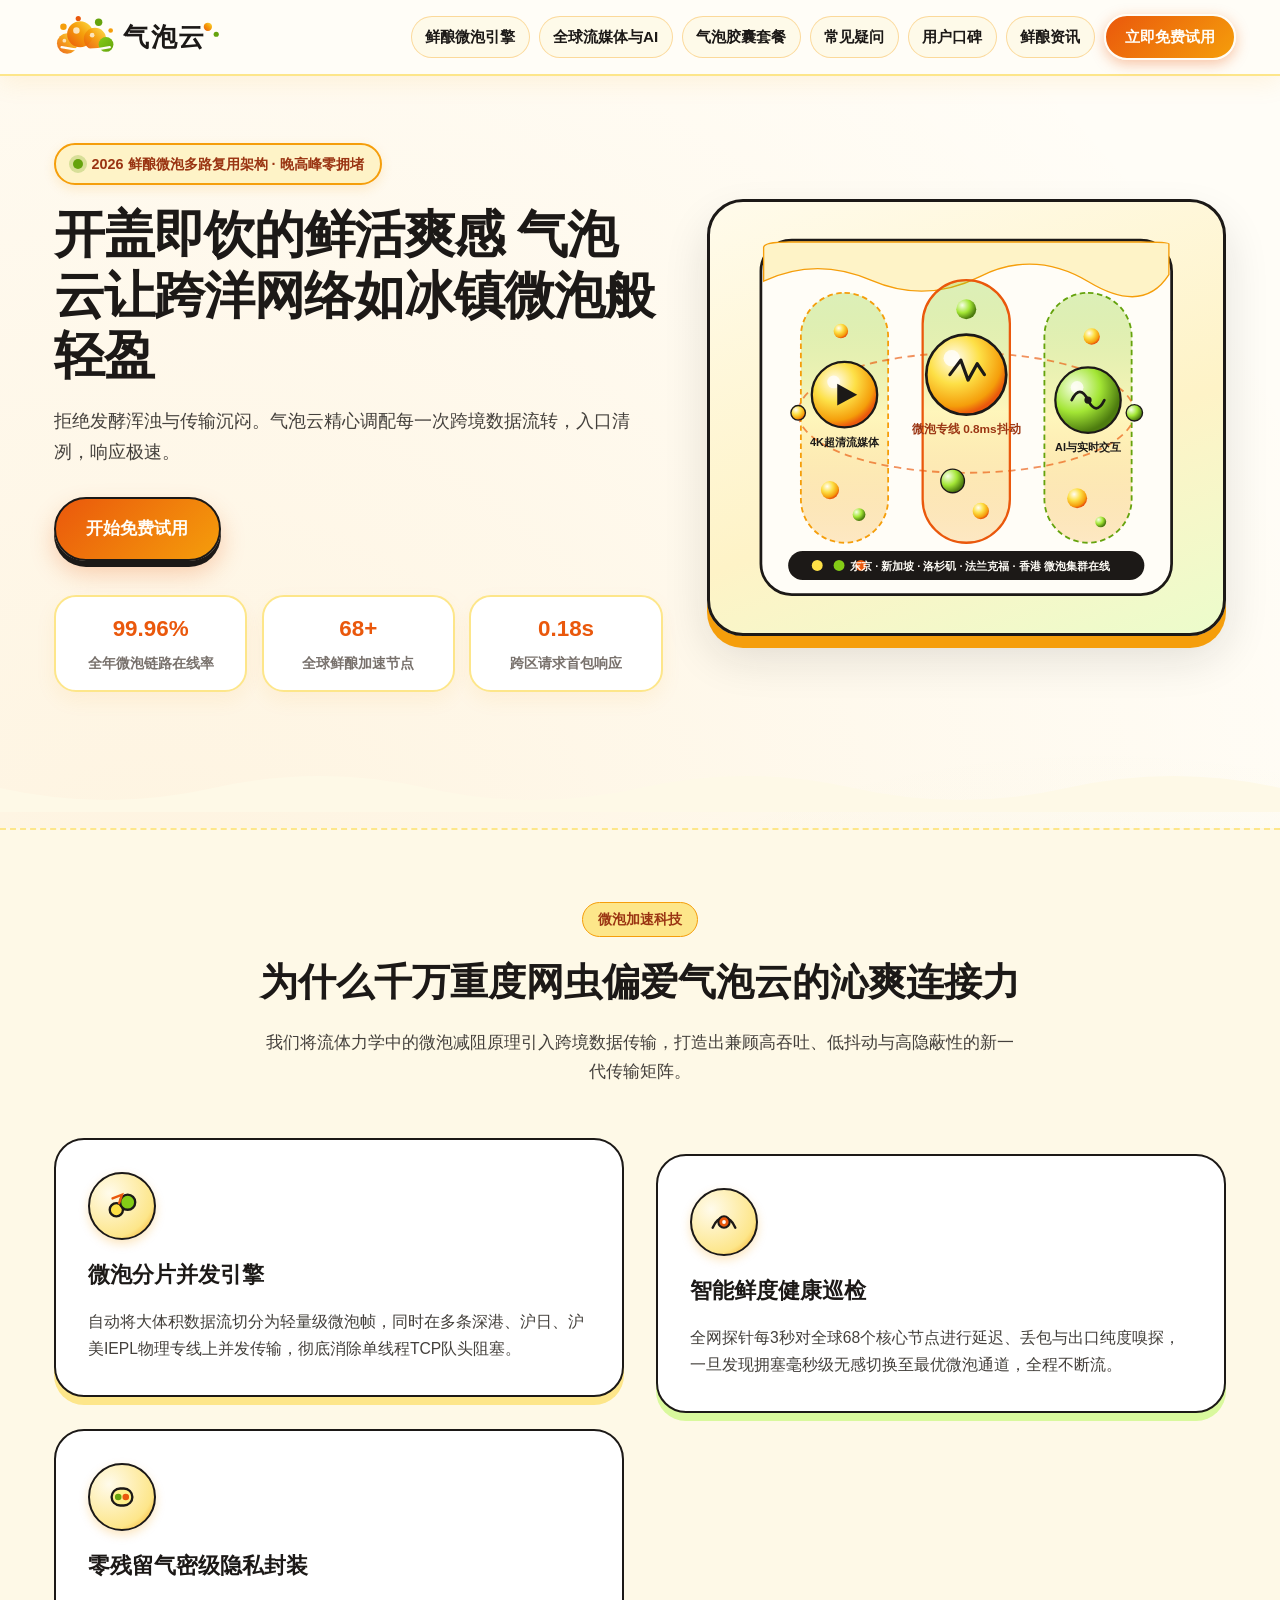
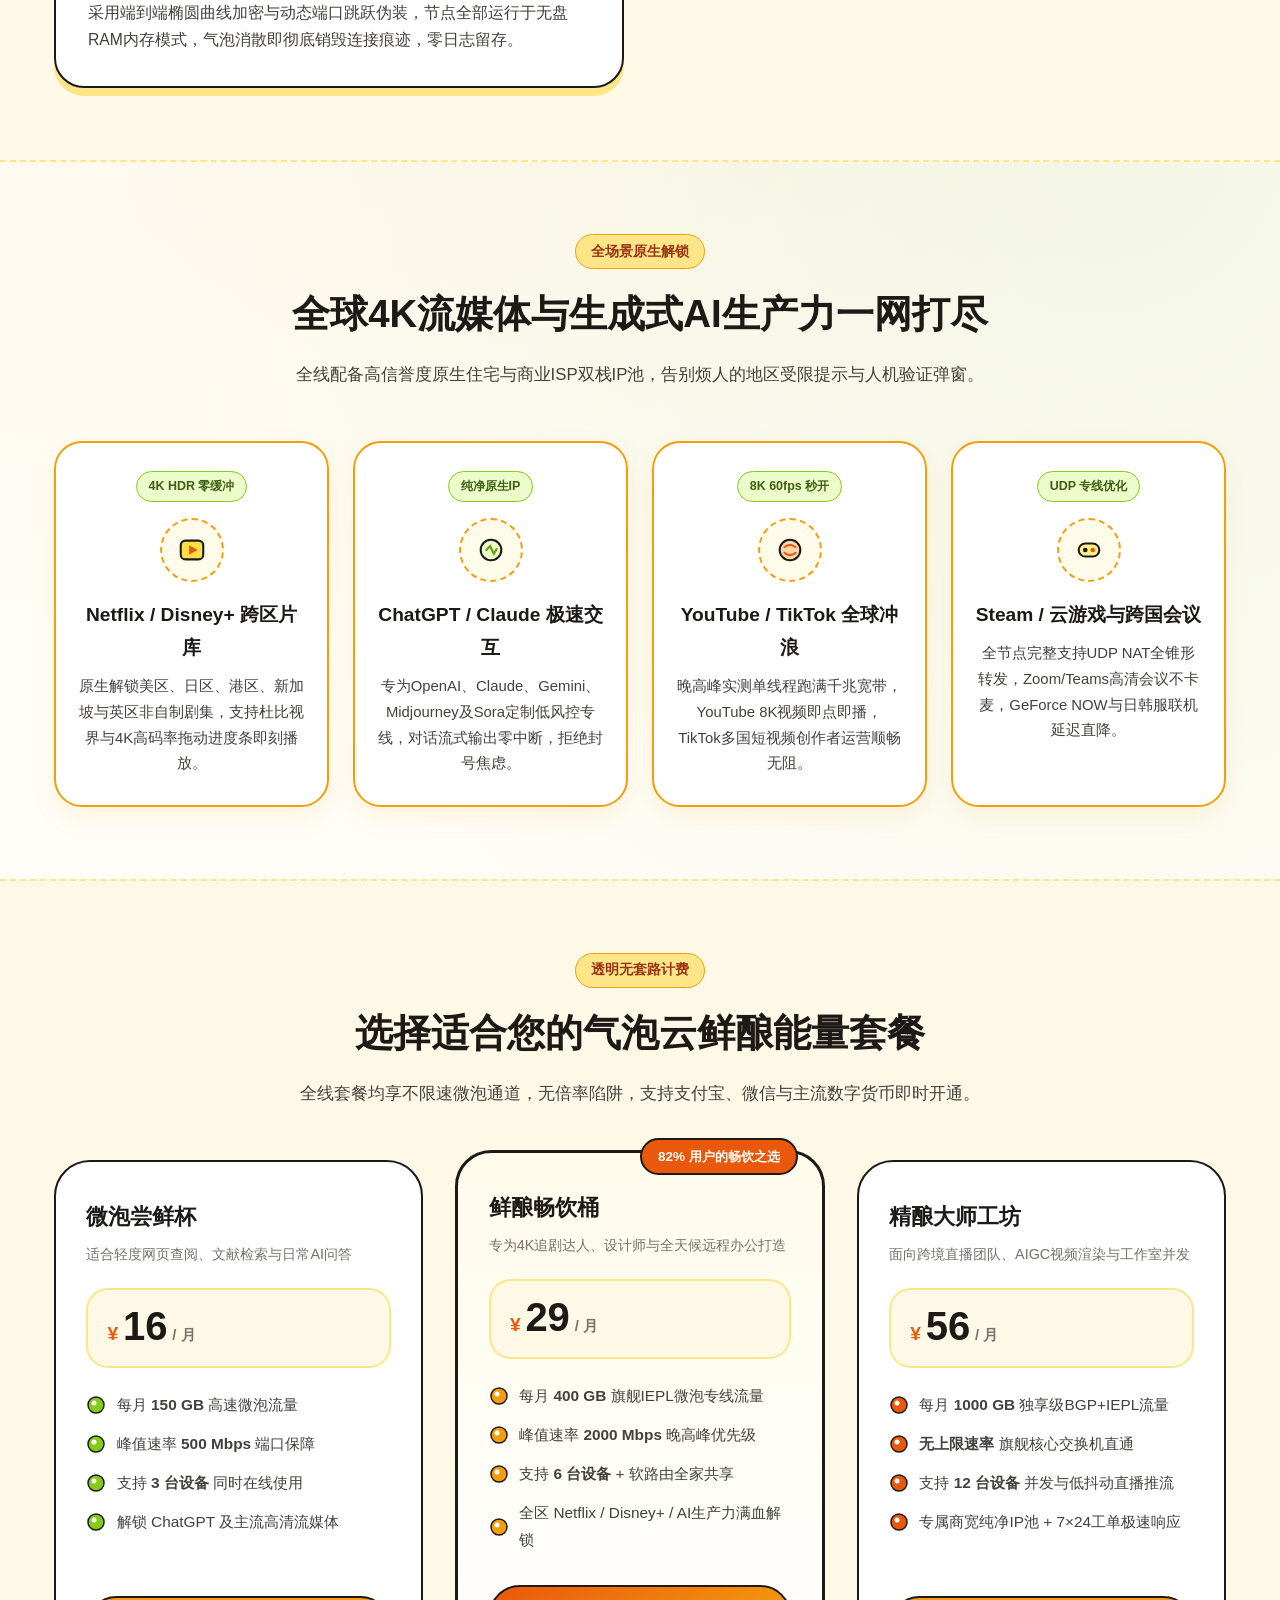
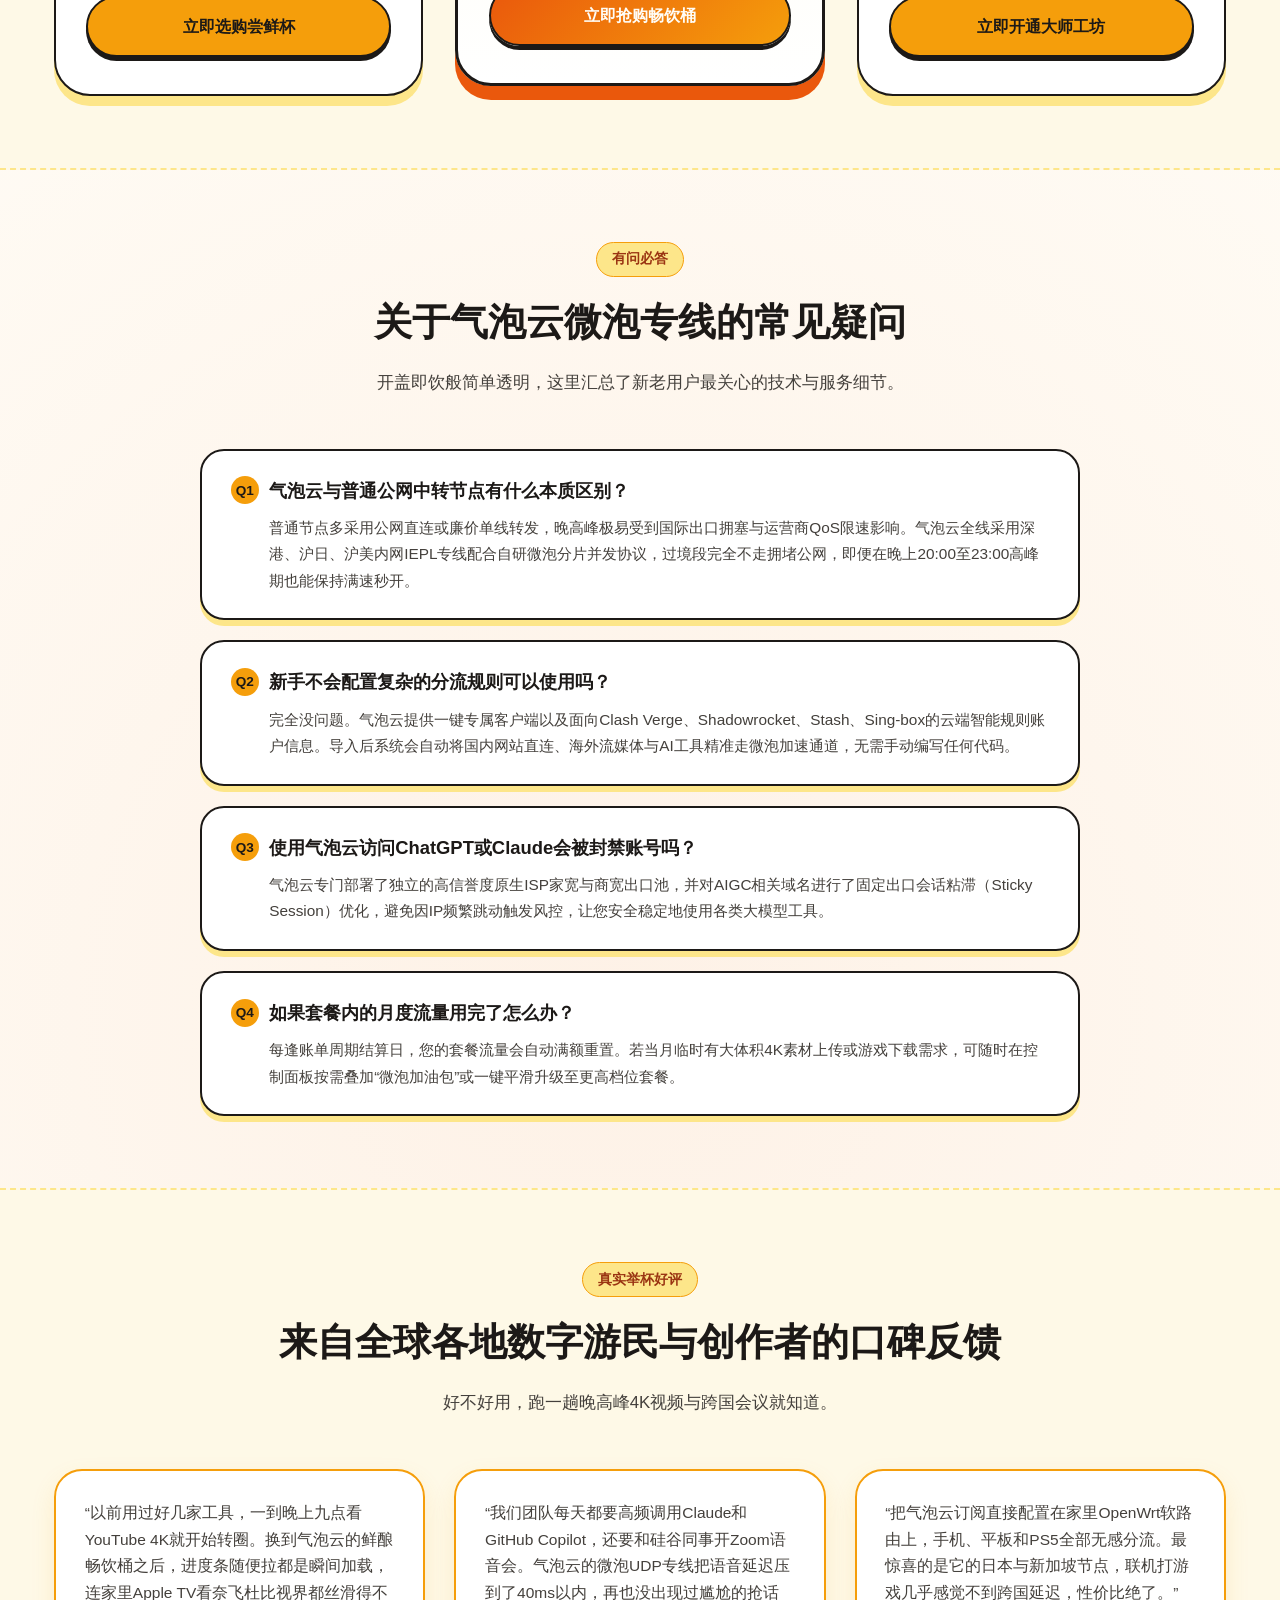
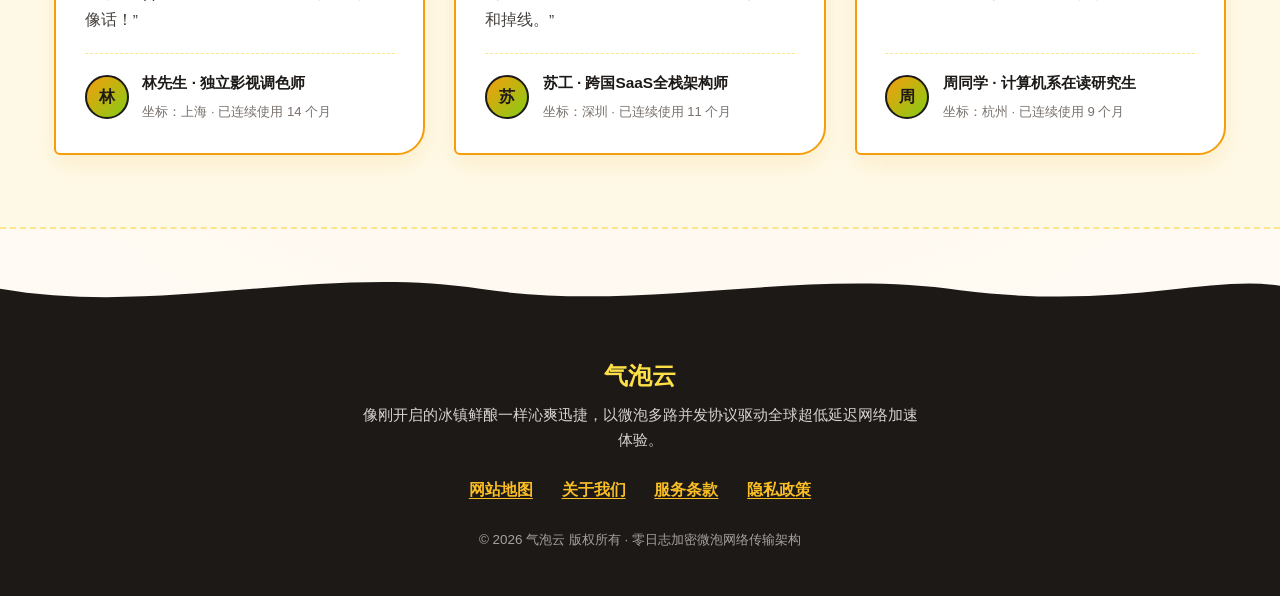
<file: index.html>
<!DOCTYPE html>
<html lang="zh-CN">
<head>
  <meta charset="UTF-8">
  <meta name="viewport" content="width=device-width, initial-scale=1.0">
  <title>气泡云 - 像冰镇鲜酿一样沁爽丝滑的全球网络加速与极速秒开专线</title>
  <meta name="description" content="气泡云采用独创微泡多路复用传输协议，为您提供零感延迟的网络加速体验。无论是4K流媒体解锁、AIGC生产力工具还是跨服云游戏均能极速秒开，是2026年口碑出众的高性价比机场推荐首选。">
  <meta name="keywords" content="气泡云,网络加速,极速秒开,机场推荐,微泡专线,流媒体解锁,低延迟节点,跨境网络优化">
  <link rel="canonical" href="https://qipaoyun.beer/">
  <meta property="og:type" content="website">
  <meta property="og:title" content="气泡云 - 像冰镇鲜酿一样沁爽丝滑的全球网络加速与极速秒开专线">
  <meta property="og:description" content="气泡云采用独创微泡多路复用传输协议，为您提供零感延迟的网络加速体验。4K流媒体与AI大模型极速秒开，年度高口碑机场推荐。">
  <meta property="og:url" content="https://qipaoyun.beer/">
  <meta property="og:image" content="https://qipaoyun.beer/og-bubble-beer.svg">
  <link rel="stylesheet" href="style.css">
  <script type="application/ld+json">
  {
    "@context": "https://schema.org",
    "@type": "Product",
    "name": "气泡云",
    "brand": {
      "@type": "Brand",
      "name": "气泡云"
    },
    "description": "气泡云采用微泡多路并发传输引擎，提供全球IEPL与Anycast高速节点，支持4K流媒体与AI协同极速秒开的网络加速服务。",
    "offers": {
      "@type": "AggregateOffer",
      "lowPrice": "16.00",
      "highPrice": "56.00",
      "priceCurrency": "CNY",
      "offerCount": "3"
    }
  }
  </script>
</head>
<body>
  <div class="ambient-bubbles" aria-hidden="true">
    <span></span><span></span><span></span><span></span><span></span><span></span><span></span>
  </div>

  <header class="site-header">
  <div class="header-inner">
    <a href="index.html" class="brand-logo" aria-label="气泡云首页">
  <svg class="logo-svg" viewBox="0 0 210 54" width="200" height="50" role="img" aria-label="气泡云鲜酿微泡云朵标志">
    <defs>
      <linearGradient id="beerFizzGrad" x1="0%" y1="100%" x2="100%" y2="0%">
        <stop offset="0%" stop-color="#EA580C"/>
        <stop offset="55%" stop-color="#F59E0B"/>
        <stop offset="100%" stop-color="#FDE047"/>
      </linearGradient>
      <linearGradient id="limePopGrad" x1="0%" y1="0%" x2="100%" y2="100%">
        <stop offset="0%" stop-color="#84CC16"/>
        <stop offset="100%" stop-color="#65A30D"/>
      </linearGradient>
    </defs>
    <!-- Effervescent bubble cluster forming cloud -->
    <circle cx="22" cy="34" r="11" fill="url(#beerFizzGrad)" opacity="0.92"/>
    <circle cx="36" cy="24" r="14" fill="url(#beerFizzGrad)"/>
    <circle cx="52" cy="29" r="12" fill="url(#beerFizzGrad)" opacity="0.95"/>
    <circle cx="64" cy="35" r="8" fill="url(#limePopGrad)"/>
    <path d="M16 38 Q42 44 68 38" stroke="#FFFDF7" stroke-width="2.5" fill="none" stroke-linecap="round"/>
    <!-- Rising micro-bubbles -->
    <circle class="fizz-dot d1" cx="18" cy="16" r="3.5" fill="#F59E0B"/>
    <circle class="fizz-dot d2" cx="34" cy="7" r="2.8" fill="#EA580C"/>
    <circle class="fizz-dot d3" cx="56" cy="11" r="4" fill="#65A30D"/>
    <circle class="fizz-dot d1" cx="69" cy="20" r="2.5" fill="#F59E0B"/>
    <!-- Highlights inside bubbles -->
    <circle cx="32" cy="20" r="3.5" fill="#FFFDF7" opacity="0.75"/>
    <circle cx="49" cy="25" r="2.5" fill="#FFFDF7" opacity="0.75"/>
    <circle cx="19" cy="31" r="2" fill="#FFFDF7" opacity="0.7"/>
    <!-- Brand Text 气泡云 integrated with bubble accent -->
    <text x="82" y="37" font-family="'PingFang SC', 'Microsoft YaHei', sans-serif" font-size="28" font-weight="900" fill="#1C1917" letter-spacing="2">气泡云</text>
    <circle cx="174" cy="16" r="4.5" fill="url(#beerFizzGrad)"/>
    <circle cx="183" cy="24" r="2.8" fill="#65A30D"/>
  </svg>
</a>
    <nav class="main-nav" aria-label="主导航">
      <a href="index.html#fizz-strength" class="nav-item">鲜酿微泡引擎</a>
      <a href="index.html#media-matrix" class="nav-item">全球流媒体与AI</a>
      <a href="index.html#capsule-plans" class="nav-item">气泡胶囊套餐</a>
      <a href="index.html#bubble-faq" class="nav-item">常见疑问</a>
      <a href="index.html#user-cheers" class="nav-item">用户口碑</a>
      <a href="fizz-dispatch.html" class="nav-item ">鲜酿资讯</a>
      <a href="https://ww012.twilightaff.com/#/?code=A56DH1Af" rel="nofollow" target="_blank" class="nav-cta-btn">立即免费试用</a>
    </nav>
  </div>
</header>

  <main>
    <!-- Hero Section -->
    <section class="hero-fizz">
      <div class="container hero-grid">
        <div class="hero-copy">
          <div class="fizz-pill-badge">
            <span class="fizz-pill-dot"></span>
            <span>2026 鲜酿微泡多路复用架构 · 晚高峰零拥堵</span>
          </div>
          <h1 class="hero-title">开盖即饮的鲜活爽感 <span>气泡云让跨洋网络如冰镇微泡般轻盈</span></h1>
          <p class="hero-subtitle">拒绝发酵浑浊与传输沉闷。气泡云精心调配每一次跨境数据流转，入口清冽，响应极速。</p>
          <div class="hero-cta-group">
            <a href="https://ww012.twilightaff.com/#/?code=A56DH1Af" rel="nofollow" target="_blank" class="btn-primary-fizz">开始免费试用</a>
            
          </div>
          <div class="hero-bubble-metrics">
            <div class="metric-bubble-chip">
              <strong>99.96%</strong>
              <span>全年微泡链路在线率</span>
            </div>
            <div class="metric-bubble-chip">
              <strong>68+</strong>
              <span>全球鲜酿加速节点</span>
            </div>
            <div class="metric-bubble-chip">
              <strong>0.18s</strong>
              <span>跨区请求首包响应</span>
            </div>
          </div>
        </div>
        <div class="hero-visual-chamber">
          <svg class="chamber-svg" viewBox="0 0 520 430" role="img" aria-label="气泡云微泡多路并发加速反应舱动态示意图">
  <defs>
    <radialGradient id="goldOrb" cx="35%" cy="30%" r="70%">
      <stop offset="0%" stop-color="#FFFDF7"/>
      <stop offset="45%" stop-color="#FDE047"/>
      <stop offset="85%" stop-color="#F59E0B"/>
      <stop offset="100%" stop-color="#EA580C"/>
    </radialGradient>
    <radialGradient id="limeOrb" cx="30%" cy="30%" r="70%">
      <stop offset="0%" stop-color="#F7FEE7"/>
      <stop offset="55%" stop-color="#A3E635"/>
      <stop offset="100%" stop-color="#4D7C0F"/>
    </radialGradient>
    <linearGradient id="tubeGrad" x1="0%" y1="100%" x2="0%" y2="0%">
      <stop offset="0%" stop-color="#F59E0B" stop-opacity="0.22"/>
      <stop offset="50%" stop-color="#FEF08A" stop-opacity="0.55"/>
      <stop offset="100%" stop-color="#84CC16" stop-opacity="0.28"/>
    </linearGradient>
  </defs>

  <!-- Outer Carbonated Chamber Cylinder -->
  <rect x="34" y="20" width="452" height="390" rx="34" fill="#FFFDF7" stroke="#1C1917" stroke-width="3"/>
  <!-- Top Foam Crown inside Cylinder -->
  <path d="M37,65 Q95,38 155,64 T275,60 T395,66 T483,58 L483,24 Q483,22 450,22 L65,22 Q37,22 37,28 Z" fill="#FEF3C7" stroke="#F59E0B" stroke-width="1.5"/>

  <!-- 3 Vertical Effervescent Pipeline Columns -->
  <rect x="78" y="78" width="96" height="275" rx="48" fill="url(#tubeGrad)" stroke="#F59E0B" stroke-width="2" stroke-dasharray="6 4"/>
  <rect x="212" y="64" width="96" height="289" rx="48" fill="url(#tubeGrad)" stroke="#EA580C" stroke-width="2.5"/>
  <rect x="346" y="78" width="96" height="275" rx="48" fill="url(#tubeGrad)" stroke="#65A30D" stroke-width="2" stroke-dasharray="6 4"/>

  <!-- Orbital Fizz Ring -->
  <g class="svg-orbit-ring">
    <ellipse cx="260" cy="210" rx="185" ry="66" fill="none" stroke="#EA580C" stroke-width="2" stroke-dasharray="8 6" opacity="0.65"/>
    <circle cx="75" cy="210" r="8" fill="url(#goldOrb)" stroke="#1C1917" stroke-width="1.5"/>
    <circle cx="445" cy="210" r="9" fill="url(#limeOrb)" stroke="#1C1917" stroke-width="1.5"/>
  </g>

  <!-- Left Pipeline: 4K Streaming Capsule Bubble -->
  <g class="svg-bubble-rise-1">
    <circle cx="126" cy="190" r="36" fill="url(#goldOrb)" stroke="#1C1917" stroke-width="2.5"/>
    <circle cx="114" cy="176" r="7" fill="#FFFDF7" opacity="0.8"/>
    <polygon points="118,178 118,202 140,190" fill="#1C1917"/>
    <text x="126" y="246" text-anchor="middle" font-size="12" font-weight="800" fill="#1C1917">4K超清流媒体</text>
    <circle cx="110" cy="295" r="10" fill="url(#goldOrb)"/>
    <circle cx="142" cy="322" r="7" fill="url(#limeOrb)"/>
    <circle cx="122" cy="120" r="8" fill="url(#goldOrb)"/>
  </g>

  <!-- Center Pipeline: Core AI & BGP Zero-Drag Mega Bubble -->
  <g class="svg-bubble-rise-2">
    <circle cx="260" cy="168" r="44" fill="url(#goldOrb)" stroke="#1C1917" stroke-width="3"/>
    <circle cx="244" cy="150" r="9" fill="#FFFDF7" opacity="0.85"/>
    <!-- Custom Spark/Wave Icon inside Center Bubble -->
    <path d="M242,168 L254,152 L262,174 L272,156 L280,168" fill="none" stroke="#1C1917" stroke-width="3.5" stroke-linecap="round" stroke-linejoin="round"/>
    <text x="260" y="232" text-anchor="middle" font-size="13" font-weight="900" fill="#9A3412">微泡专线 0.8ms抖动</text>
    <circle cx="245" cy="285" r="13" fill="url(#limeOrb)" stroke="#1C1917" stroke-width="1.5"/>
    <circle cx="276" cy="318" r="9" fill="url(#goldOrb)"/>
    <circle cx="260" cy="96" r="11" fill="url(#limeOrb)"/>
  </g>

  <!-- Right Pipeline: Low-Latency Cloud Gaming & Voice Bubble -->
  <g class="svg-bubble-rise-3">
    <circle cx="394" cy="196" r="36" fill="url(#limeOrb)" stroke="#1C1917" stroke-width="2.5"/>
    <circle cx="382" cy="182" r="7" fill="#FFFDF7" opacity="0.8"/>
    <!-- Custom Pulse Wave Icon -->
    <path d="M376,196 Q385,178 394,196 T412,196" fill="none" stroke="#1C1917" stroke-width="3" stroke-linecap="round"/>
    <circle cx="394" cy="196" r="4" fill="#1C1917"/>
    <text x="394" y="252" text-anchor="middle" font-size="12" font-weight="800" fill="#1C1917">AI与实时交互</text>
    <circle cx="382" cy="304" r="11" fill="url(#goldOrb)"/>
    <circle cx="408" cy="330" r="6" fill="url(#limeOrb)"/>
    <circle cx="398" cy="126" r="9" fill="url(#goldOrb)"/>
  </g>

  <!-- Bottom Carbonation Nucleation Bar -->
  <rect x="64" y="362" width="392" height="32" rx="16" fill="#1C1917"/>
  <circle cx="96" cy="378" r="6" fill="#FDE047"/>
  <circle cx="120" cy="378" r="6" fill="#84CC16"/>
  <circle cx="144" cy="378" r="6" fill="#EA580C"/>
  <text x="275" y="383" text-anchor="middle" font-size="12" font-weight="800" fill="#FFFDF7">东京 · 新加坡 · 洛杉矶 · 法兰克福 · 香港 微泡集群在线</text>
</svg>
        </div>
      </div>
    </section>

    <div class="foam-divider" aria-hidden="true">
      <svg viewBox="0 0 1440 48" preserveAspectRatio="none">
        <path d="M0,24 Q120,48 240,24 T480,24 T720,24 T960,24 T1200,24 T1440,24 L1440,48 L0,48 Z" fill="#FEF9E7"/>
      </svg>
    </div>

    <!-- Core Advantages (4 Cards) -->
    <section id="fizz-strength" class="section-block section-alt">
      <div class="container">
        <div class="section-header">
          <span class="section-tag">微泡加速科技</span>
          <h2 class="section-title">为什么千万重度网虫偏爱气泡云的沁爽连接力</h2>
          <p class="section-desc">我们将流体力学中的微泡减阻原理引入跨境数据传输，打造出兼顾高吞吐、低抖动与高隐蔽性的新一代传输矩阵。</p>
        </div>
        <div class="zigzag-features">
          <article class="fizz-feature-card">
            <div class="feature-bubble-icon">
              <svg width="34" height="34" viewBox="0 0 36 36" fill="none">
                <circle cx="12" cy="22" r="7" stroke="#1C1917" stroke-width="2.5" fill="#FDE047"/>
                <circle cx="24" cy="14" r="8" stroke="#1C1917" stroke-width="2.5" fill="#84CC16"/>
                <path d="M8,10 L18,6 L15,15" stroke="#EA580C" stroke-width="2.5" stroke-linecap="round"/>
              </svg>
            </div>
            <h3>微泡分片并发引擎</h3>
            <p>自动将大体积数据流切分为轻量级微泡帧，同时在多条深港、沪日、沪美IEPL物理专线上并发传输，彻底消除单线程TCP队头阻塞。</p>
          </article>

          <article class="fizz-feature-card">
            <div class="feature-bubble-icon">
              <svg width="34" height="34" viewBox="0 0 36 36" fill="none">
                <path d="M6,24 C12,10 24,10 30,24" stroke="#1C1917" stroke-width="2.5" stroke-linecap="round"/>
                <circle cx="18" cy="18" r="6" fill="#EA580C" stroke="#1C1917" stroke-width="2.2"/>
                <circle cx="18" cy="18" r="2" fill="#FFFDF7"/>
              </svg>
            </div>
            <h3>智能鲜度健康巡检</h3>
            <p>全网探针每3秒对全球68个核心节点进行延迟、丢包与出口纯度嗅探，一旦发现拥塞毫秒级无感切换至最优微泡通道，全程不断流。</p>
          </article>

          <article class="fizz-feature-card">
            <div class="feature-bubble-icon">
              <svg width="34" height="34" viewBox="0 0 36 36" fill="none">
                <rect x="7" y="9" width="22" height="18" rx="9" fill="#FEF08A" stroke="#1C1917" stroke-width="2.5"/>
                <circle cx="14" cy="18" r="3.5" fill="#65A30D"/>
                <circle cx="22" cy="18" r="3.5" fill="#EA580C"/>
              </svg>
            </div>
            <h3>零残留气密级隐私封装</h3>
            <p>采用端到端椭圆曲线加密与动态端口跳跃伪装，节点全部运行于无盘RAM内存模式，气泡消散即彻底销毁连接痕迹，零日志留存。</p>
          </article>

</div>
      </div>
    </section>

    <!-- Streaming & AI Support (4 Cards) -->
    <section id="media-matrix" class="section-block">
      <div class="container">
        <div class="section-header">
          <span class="section-tag">全场景原生解锁</span>
          <h2 class="section-title">全球4K流媒体与生成式AI生产力一网打尽</h2>
          <p class="section-desc">全线配备高信誉度原生住宅与商业ISP双栈IP池，告别烦人的地区受限提示与人机验证弹窗。</p>
        </div>
        <div class="media-bubble-grid">
          <div class="media-capsule-card">
            <span class="media-badge-pill">4K HDR 零缓冲</span>
            <div class="media-svg-wrap">
              <svg width="30" height="30" viewBox="0 0 32 32" fill="none">
                <rect x="4" y="6" width="24" height="20" rx="5" stroke="#1C1917" stroke-width="2.2" fill="#FDE047"/>
                <polygon points="13,11 13,21 22,16" fill="#EA580C"/>
              </svg>
            </div>
            <h3>Netflix / Disney+ 跨区片库</h3>
            <p>原生解锁美区、日区、港区、新加坡与英区非自制剧集，支持杜比视界与4K高码率拖动进度条即刻播放。</p>
          </div>

          <div class="media-capsule-card">
            <span class="media-badge-pill">纯净原生IP</span>
            <div class="media-svg-wrap">
              <svg width="30" height="30" viewBox="0 0 32 32" fill="none">
                <circle cx="16" cy="16" r="11" stroke="#1C1917" stroke-width="2.2" fill="#ECFCCB"/>
                <path d="M11,16 L15,12 L19,20 L22,15" stroke="#65A30D" stroke-width="2.4" stroke-linecap="round"/>
              </svg>
            </div>
            <h3>ChatGPT / Claude 极速交互</h3>
            <p>专为OpenAI、Claude、Gemini、Midjourney及Sora定制低风控专线，对话流式输出零中断，拒绝封号焦虑。</p>
          </div>

          <div class="media-capsule-card">
            <span class="media-badge-pill">8K 60fps 秒开</span>
            <div class="media-svg-wrap">
              <svg width="30" height="30" viewBox="0 0 32 32" fill="none">
                <circle cx="16" cy="16" r="11" stroke="#1C1917" stroke-width="2.2" fill="#FED7AA"/>
                <path d="M10,13 Q16,8 22,13 M10,19 Q16,24 22,19" stroke="#EA580C" stroke-width="2.2" stroke-linecap="round"/>
              </svg>
            </div>
            <h3>YouTube / TikTok 全球冲浪</h3>
            <p>晚高峰实测单线程跑满千兆宽带，YouTube 8K视频即点即播，TikTok多国短视频创作者运营顺畅无阻。</p>
          </div>

          <div class="media-capsule-card">
            <span class="media-badge-pill">UDP 专线优化</span>
            <div class="media-svg-wrap">
              <svg width="30" height="30" viewBox="0 0 32 32" fill="none">
                <rect x="5" y="9" width="22" height="14" rx="7" stroke="#1C1917" stroke-width="2.2" fill="#FEF08A"/>
                <circle cx="12" cy="16" r="2.5" fill="#1C1917"/>
                <circle cx="20" cy="16" r="2.5" fill="#EA580C"/>
              </svg>
            </div>
            <h3>Steam / 云游戏与跨国会议</h3>
            <p>全节点完整支持UDP NAT全锥形转发，Zoom/Teams高清会议不卡麦，GeForce NOW与日韩服联机延迟直降。</p>
          </div>
        </div>
      </div>
    </section>

    <!-- Pricing Comparison Table (3 Plans) -->
    <section id="capsule-plans" class="section-block section-alt">
      <div class="container">
        <div class="section-header">
          <span class="section-tag">透明无套路计费</span>
          <h2 class="section-title">选择适合您的气泡云鲜酿能量套餐</h2>
          <p class="section-desc">全线套餐均享不限速微泡通道，无倍率陷阱，支持支付宝、微信与主流数字货币即时开通。</p>
        </div>
        <div class="pricing-capsule-grid">
          <!-- Plan 1 -->
          <div class="capsule-plan-card">
            <div>
              <h3 class="plan-name">微泡尝鲜杯</h3>
              <p class="plan-tagline">适合轻度网页查阅、文献检索与日常AI问答</p>
              <div class="plan-price-box">
                <span class="plan-currency">¥</span>
                <span class="plan-amount">16</span>
                <span class="plan-period">/ 月</span>
              </div>
              <ul class="plan-perk-list">
                <li>
                  <svg class="perk-bubble-bullet" viewBox="0 0 20 20"><circle cx="10" cy="10" r="8" fill="#84CC16" stroke="#1C1917" stroke-width="1.5"/><circle cx="8" cy="8" r="2.5" fill="#FFF"/></svg>
                  <span>每月 <strong>150 GB</strong> 高速微泡流量</span>
                </li>
                <li>
                  <svg class="perk-bubble-bullet" viewBox="0 0 20 20"><circle cx="10" cy="10" r="8" fill="#84CC16" stroke="#1C1917" stroke-width="1.5"/><circle cx="8" cy="8" r="2.5" fill="#FFF"/></svg>
                  <span>峰值速率 <strong>500 Mbps</strong> 端口保障</span>
                </li>
                <li>
                  <svg class="perk-bubble-bullet" viewBox="0 0 20 20"><circle cx="10" cy="10" r="8" fill="#84CC16" stroke="#1C1917" stroke-width="1.5"/><circle cx="8" cy="8" r="2.5" fill="#FFF"/></svg>
                  <span>支持 <strong>3 台设备</strong> 同时在线使用</span>
                </li>
                <li>
                  <svg class="perk-bubble-bullet" viewBox="0 0 20 20"><circle cx="10" cy="10" r="8" fill="#84CC16" stroke="#1C1917" stroke-width="1.5"/><circle cx="8" cy="8" r="2.5" fill="#FFF"/></svg>
                  <span>解锁 ChatGPT 及主流高清流媒体</span>
                </li>
              </ul>
            </div>
            <a href="https://ww012.twilightaff.com/#/?code=A56DH1Af" rel="nofollow" target="_blank" class="plan-buy-btn">立即选购尝鲜杯</a>
          </div>

          <!-- Plan 2 (Popular) -->
          <div class="capsule-plan-card popular-fizz">
            <span class="popular-ribbon">82% 用户的畅饮之选</span>
            <div>
              <h3 class="plan-name">鲜酿畅饮桶</h3>
              <p class="plan-tagline">专为4K追剧达人、设计师与全天候远程办公打造</p>
              <div class="plan-price-box">
                <span class="plan-currency">¥</span>
                <span class="plan-amount">29</span>
                <span class="plan-period">/ 月</span>
              </div>
              <ul class="plan-perk-list">
                <li>
                  <svg class="perk-bubble-bullet" viewBox="0 0 20 20"><circle cx="10" cy="10" r="8" fill="#F59E0B" stroke="#1C1917" stroke-width="1.5"/><circle cx="8" cy="8" r="2.5" fill="#FFF"/></svg>
                  <span>每月 <strong>400 GB</strong> 旗舰IEPL微泡专线流量</span>
                </li>
                <li>
                  <svg class="perk-bubble-bullet" viewBox="0 0 20 20"><circle cx="10" cy="10" r="8" fill="#F59E0B" stroke="#1C1917" stroke-width="1.5"/><circle cx="8" cy="8" r="2.5" fill="#FFF"/></svg>
                  <span>峰值速率 <strong>2000 Mbps</strong> 晚高峰优先级</span>
                </li>
                <li>
                  <svg class="perk-bubble-bullet" viewBox="0 0 20 20"><circle cx="10" cy="10" r="8" fill="#F59E0B" stroke="#1C1917" stroke-width="1.5"/><circle cx="8" cy="8" r="2.5" fill="#FFF"/></svg>
                  <span>支持 <strong>6 台设备</strong> + 软路由全家共享</span>
                </li>
                <li>
                  <svg class="perk-bubble-bullet" viewBox="0 0 20 20"><circle cx="10" cy="10" r="8" fill="#F59E0B" stroke="#1C1917" stroke-width="1.5"/><circle cx="8" cy="8" r="2.5" fill="#FFF"/></svg>
                  <span>全区 Netflix / Disney+ / AI生产力满血解锁</span>
                </li>
              </ul>
            </div>
            <a href="https://ww012.twilightaff.com/#/?code=A56DH1Af" rel="nofollow" target="_blank" class="plan-buy-btn">立即抢购畅饮桶</a>
          </div>

          <!-- Plan 3 -->
          <div class="capsule-plan-card">
            <div>
              <h3 class="plan-name">精酿大师工坊</h3>
              <p class="plan-tagline">面向跨境直播团队、AIGC视频渲染与工作室并发</p>
              <div class="plan-price-box">
                <span class="plan-currency">¥</span>
                <span class="plan-amount">56</span>
                <span class="plan-period">/ 月</span>
              </div>
              <ul class="plan-perk-list">
                <li>
                  <svg class="perk-bubble-bullet" viewBox="0 0 20 20"><circle cx="10" cy="10" r="8" fill="#EA580C" stroke="#1C1917" stroke-width="1.5"/><circle cx="8" cy="8" r="2.5" fill="#FFF"/></svg>
                  <span>每月 <strong>1000 GB</strong> 独享级BGP+IEPL流量</span>
                </li>
                <li>
                  <svg class="perk-bubble-bullet" viewBox="0 0 20 20"><circle cx="10" cy="10" r="8" fill="#EA580C" stroke="#1C1917" stroke-width="1.5"/><circle cx="8" cy="8" r="2.5" fill="#FFF"/></svg>
                  <span><strong>无上限速率</strong> 旗舰核心交换机直通</span>
                </li>
                <li>
                  <svg class="perk-bubble-bullet" viewBox="0 0 20 20"><circle cx="10" cy="10" r="8" fill="#EA580C" stroke="#1C1917" stroke-width="1.5"/><circle cx="8" cy="8" r="2.5" fill="#FFF"/></svg>
                  <span>支持 <strong>12 台设备</strong> 并发与低抖动直播推流</span>
                </li>
                <li>
                  <svg class="perk-bubble-bullet" viewBox="0 0 20 20"><circle cx="10" cy="10" r="8" fill="#EA580C" stroke="#1C1917" stroke-width="1.5"/><circle cx="8" cy="8" r="2.5" fill="#FFF"/></svg>
                  <span>专属商宽纯净IP池 + 7×24工单极速响应</span>
                </li>
              </ul>
            </div>
            <a href="https://ww012.twilightaff.com/#/?code=A56DH1Af" rel="nofollow" target="_blank" class="plan-buy-btn">立即开通大师工坊</a>
          </div>
        </div>
      </div>
    </section>

    <!-- FAQ Section (4 Items) -->
    <section id="bubble-faq" class="section-block">
      <div class="container">
        <div class="section-header">
          <span class="section-tag">有问必答</span>
          <h2 class="section-title">关于气泡云微泡专线的常见疑问</h2>
          <p class="section-desc">开盖即饮般简单透明，这里汇总了新老用户最关心的技术与服务细节。</p>
        </div>
        <div class="faq-bubble-stack">
          <div class="faq-bubble-item">
            <h3><span class="faq-q-badge">Q1</span>气泡云与普通公网中转节点有什么本质区别？</h3>
            <p>普通节点多采用公网直连或廉价单线转发，晚高峰极易受到国际出口拥塞与运营商QoS限速影响。气泡云全线采用深港、沪日、沪美内网IEPL专线配合自研微泡分片并发协议，过境段完全不走拥堵公网，即便在晚上20:00至23:00高峰期也能保持满速秒开。</p>
          </div>
          <div class="faq-bubble-item">
            <h3><span class="faq-q-badge">Q2</span>新手不会配置复杂的分流规则可以使用吗？</h3>
            <p>完全没问题。气泡云提供一键专属客户端以及面向Clash Verge、Shadowrocket、Stash、Sing-box的云端智能规则账户信息。导入后系统会自动将国内网站直连、海外流媒体与AI工具精准走微泡加速通道，无需手动编写任何代码。</p>
          </div>
          <div class="faq-bubble-item">
            <h3><span class="faq-q-badge">Q3</span>使用气泡云访问ChatGPT或Claude会被封禁账号吗？</h3>
            <p>气泡云专门部署了独立的高信誉度原生ISP家宽与商宽出口池，并对AIGC相关域名进行了固定出口会话粘滞（Sticky Session）优化，避免因IP频繁跳动触发风控，让您安全稳定地使用各类大模型工具。</p>
          </div>
          <div class="faq-bubble-item">
            <h3><span class="faq-q-badge">Q4</span>如果套餐内的月度流量用完了怎么办？</h3>
            <p>每逢账单周期结算日，您的套餐流量会自动满额重置。若当月临时有大体积4K素材上传或游戏下载需求，可随时在控制面板按需叠加“微泡加油包”或一键平滑升级至更高档位套餐。</p>
          </div>
        </div>
      </div>
    </section>

    <!-- User Testimonials (3 Cards) -->
    <section id="user-cheers" class="section-block section-alt">
      <div class="container">
        <div class="section-header">
          <span class="section-tag">真实举杯好评</span>
          <h2 class="section-title">来自全球各地数字游民与创作者的口碑反馈</h2>
          <p class="section-desc">好不好用，跑一趟晚高峰4K视频与跨国会议就知道。</p>
        </div>
        <div class="cheers-grid">
          <div class="cheers-card">
            <p class="cheers-quote">“以前用过好几家工具，一到晚上九点看YouTube 4K就开始转圈。换到气泡云的鲜酿畅饮桶之后，进度条随便拉都是瞬间加载，连家里Apple TV看奈飞杜比视界都丝滑得不像话！”</p>
            <div class="cheers-user">
              <div class="user-avatar-bubble">林</div>
              <div class="user-meta">
                <strong>林先生 · 独立影视调色师</strong>
                <span>坐标：上海 · 已连续使用 14 个月</span>
              </div>
            </div>
          </div>

          <div class="cheers-card">
            <p class="cheers-quote">“我们团队每天都要高频调用Claude和GitHub Copilot，还要和硅谷同事开Zoom语音会。气泡云的微泡UDP专线把语音延迟压到了40ms以内，再也没出现过尴尬的抢话和掉线。”</p>
            <div class="cheers-user">
              <div class="user-avatar-bubble">苏</div>
              <div class="user-meta">
                <strong>苏工 · 跨国SaaS全栈架构师</strong>
                <span>坐标：深圳 · 已连续使用 11 个月</span>
              </div>
            </div>
          </div>

          <div class="cheers-card">
            <p class="cheers-quote">“把气泡云订阅直接配置在家里OpenWrt软路由上，手机、平板和PS5全部无感分流。最惊喜的是它的日本与新加坡节点，联机打游戏几乎感觉不到跨国延迟，性价比绝了。”</p>
            <div class="cheers-user">
              <div class="user-avatar-bubble">周</div>
              <div class="user-meta">
                <strong>周同学 · 计算机系在读研究生</strong>
                <span>坐标：杭州 · 已连续使用 9 个月</span>
              </div>
            </div>
          </div>
        </div>
      </div>
    </section>
  </main>

  <footer class="site-footer">
  <div class="footer-foam-wave" aria-hidden="true">
    <svg viewBox="0 0 1440 70" preserveAspectRatio="none">
      <path d="M0,36 C180,72 360,4 540,36 C720,68 900,8 1080,38 C1260,64 1360,18 1440,32 L1440,70 L0,70 Z" fill="#1C1917"/>
    </svg>
  </div>
  <div class="footer-body">
    <div class="footer-container">
      <div class="footer-brand-note">
        <span class="footer-brand-title">气泡云</span>
        <p class="footer-tagline">像刚开启的冰镇鲜酿一样沁爽迅捷，以微泡多路并发协议驱动全球超低延迟网络加速体验。</p>
      </div>
      <nav class="footer-links" aria-label="底部合规与信息导航">
        <a href="sitemap.html">网站地图</a>
        <a href="about.html">关于我们</a>
        <a href="terms.html">服务条款</a>
        <a href="privacy.html">隐私政策</a>
      </nav>
      <p class="footer-copy">© 2026 气泡云 版权所有 · 零日志加密微泡网络传输架构</p>
    </div>
  </div>
</footer>
</body>
</html>
</file>
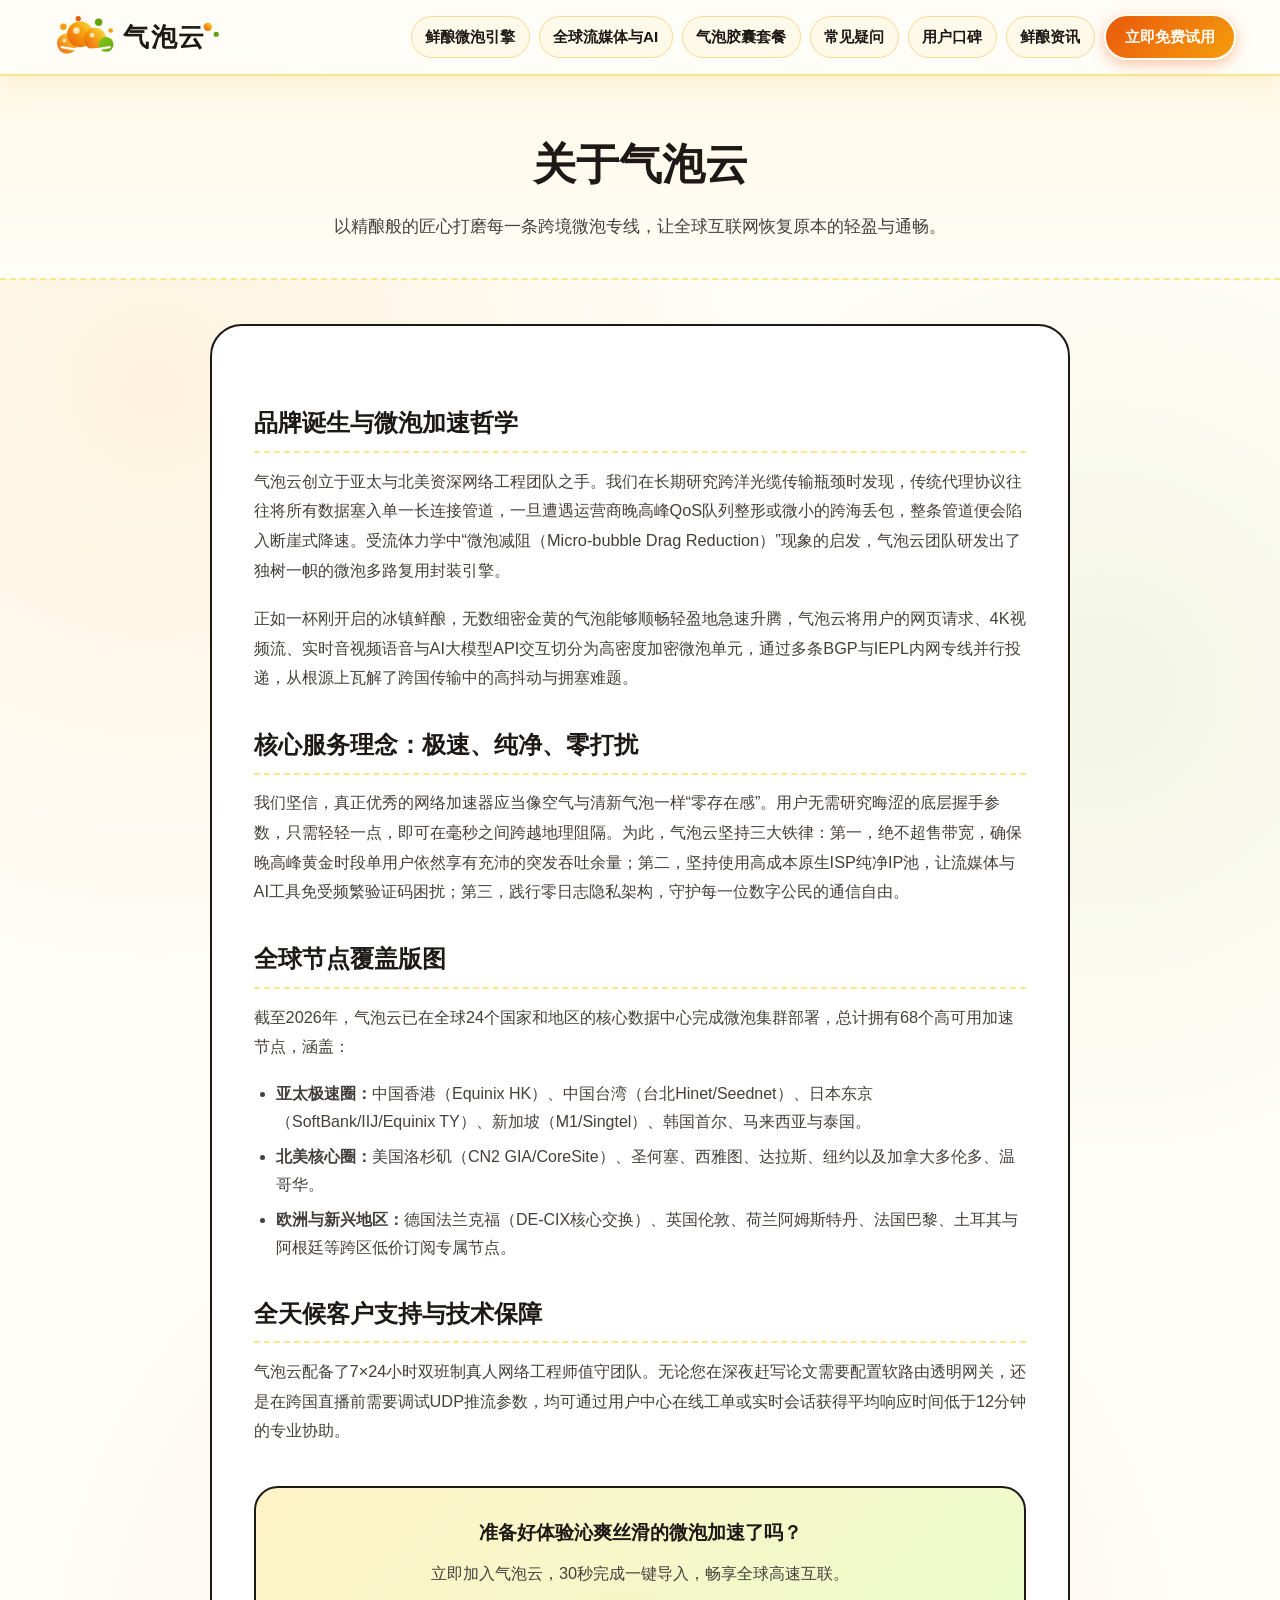
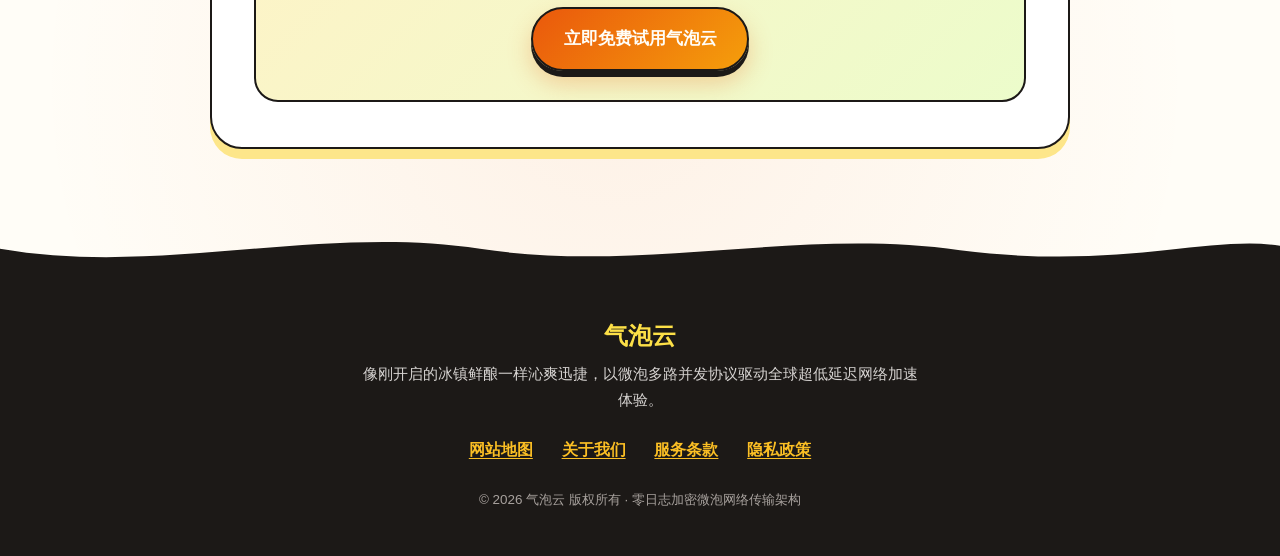
<file: about.html>
<!DOCTYPE html>
<html lang="zh-CN">
<head>
  <meta charset="UTF-8">
  <meta name="viewport" content="width=device-width, initial-scale=1.0">
  <title>关于我们 - 气泡云</title>
  <meta name="description" content="了解气泡云的品牌故事、微泡低阻传输理念、全球68+高速节点覆盖版图以及7×24小时全天候客户支持服务。">
  <link rel="canonical" href="https://qipaoyun.beer/about.html">
  <link rel="stylesheet" href="style.css">
</head>
<body>
  <header class="site-header">
  <div class="header-inner">
    <a href="index.html" class="brand-logo" aria-label="气泡云首页">
  <svg class="logo-svg" viewBox="0 0 210 54" width="200" height="50" role="img" aria-label="气泡云鲜酿微泡云朵标志">
    <defs>
      <linearGradient id="beerFizzGrad" x1="0%" y1="100%" x2="100%" y2="0%">
        <stop offset="0%" stop-color="#EA580C"/>
        <stop offset="55%" stop-color="#F59E0B"/>
        <stop offset="100%" stop-color="#FDE047"/>
      </linearGradient>
      <linearGradient id="limePopGrad" x1="0%" y1="0%" x2="100%" y2="100%">
        <stop offset="0%" stop-color="#84CC16"/>
        <stop offset="100%" stop-color="#65A30D"/>
      </linearGradient>
    </defs>
    <!-- Effervescent bubble cluster forming cloud -->
    <circle cx="22" cy="34" r="11" fill="url(#beerFizzGrad)" opacity="0.92"/>
    <circle cx="36" cy="24" r="14" fill="url(#beerFizzGrad)"/>
    <circle cx="52" cy="29" r="12" fill="url(#beerFizzGrad)" opacity="0.95"/>
    <circle cx="64" cy="35" r="8" fill="url(#limePopGrad)"/>
    <path d="M16 38 Q42 44 68 38" stroke="#FFFDF7" stroke-width="2.5" fill="none" stroke-linecap="round"/>
    <!-- Rising micro-bubbles -->
    <circle class="fizz-dot d1" cx="18" cy="16" r="3.5" fill="#F59E0B"/>
    <circle class="fizz-dot d2" cx="34" cy="7" r="2.8" fill="#EA580C"/>
    <circle class="fizz-dot d3" cx="56" cy="11" r="4" fill="#65A30D"/>
    <circle class="fizz-dot d1" cx="69" cy="20" r="2.5" fill="#F59E0B"/>
    <!-- Highlights inside bubbles -->
    <circle cx="32" cy="20" r="3.5" fill="#FFFDF7" opacity="0.75"/>
    <circle cx="49" cy="25" r="2.5" fill="#FFFDF7" opacity="0.75"/>
    <circle cx="19" cy="31" r="2" fill="#FFFDF7" opacity="0.7"/>
    <!-- Brand Text 气泡云 integrated with bubble accent -->
    <text x="82" y="37" font-family="'PingFang SC', 'Microsoft YaHei', sans-serif" font-size="28" font-weight="900" fill="#1C1917" letter-spacing="2">气泡云</text>
    <circle cx="174" cy="16" r="4.5" fill="url(#beerFizzGrad)"/>
    <circle cx="183" cy="24" r="2.8" fill="#65A30D"/>
  </svg>
</a>
    <nav class="main-nav" aria-label="主导航">
      <a href="index.html#fizz-strength" class="nav-item">鲜酿微泡引擎</a>
      <a href="index.html#media-matrix" class="nav-item">全球流媒体与AI</a>
      <a href="index.html#capsule-plans" class="nav-item">气泡胶囊套餐</a>
      <a href="index.html#bubble-faq" class="nav-item">常见疑问</a>
      <a href="index.html#user-cheers" class="nav-item">用户口碑</a>
      <a href="fizz-dispatch.html" class="nav-item ">鲜酿资讯</a>
      <a href="https://ww012.twilightaff.com/#/?code=A56DH1Af" rel="nofollow" target="_blank" class="nav-cta-btn">立即免费试用</a>
    </nav>
  </div>
</header>
  <main>
    <section class="subpage-hero">
      <div class="container">
        <h1>关于气泡云</h1>
        <p>以精酿般的匠心打磨每一条跨境微泡专线，让全球互联网恢复原本的轻盈与通畅。</p>
      </div>
    </section>
    <div class="container">
      <article class="prose-shell">
        <h2>品牌诞生与微泡加速哲学</h2>
        <p>气泡云创立于亚太与北美资深网络工程团队之手。我们在长期研究跨洋光缆传输瓶颈时发现，传统代理协议往往将所有数据塞入单一长连接管道，一旦遭遇运营商晚高峰QoS队列整形或微小的跨海丢包，整条管道便会陷入断崖式降速。受流体力学中“微泡减阻（Micro-bubble Drag Reduction）”现象的启发，气泡云团队研发出了独树一帜的微泡多路复用封装引擎。</p>
        <p>正如一杯刚开启的冰镇鲜酿，无数细密金黄的气泡能够顺畅轻盈地急速升腾，气泡云将用户的网页请求、4K视频流、实时音视频语音与AI大模型API交互切分为高密度加密微泡单元，通过多条BGP与IEPL内网专线并行投递，从根源上瓦解了跨国传输中的高抖动与拥塞难题。</p>

        <h2>核心服务理念：极速、纯净、零打扰</h2>
        <p>我们坚信，真正优秀的网络加速器应当像空气与清新气泡一样“零存在感”。用户无需研究晦涩的底层握手参数，只需轻轻一点，即可在毫秒之间跨越地理阻隔。为此，气泡云坚持三大铁律：第一，绝不超售带宽，确保晚高峰黄金时段单用户依然享有充沛的突发吞吐余量；第二，坚持使用高成本原生ISP纯净IP池，让流媒体与AI工具免受频繁验证码困扰；第三，践行零日志隐私架构，守护每一位数字公民的通信自由。</p>

        <h2>全球节点覆盖版图</h2>
        <p>截至2026年，气泡云已在全球24个国家和地区的核心数据中心完成微泡集群部署，总计拥有68个高可用加速节点，涵盖：</p>
        <ul>
          <li><strong>亚太极速圈：</strong>中国香港（Equinix HK）、中国台湾（台北Hinet/Seednet）、日本东京（SoftBank/IIJ/Equinix TY）、新加坡（M1/Singtel）、韩国首尔、马来西亚与泰国。</li>
          <li><strong>北美核心圈：</strong>美国洛杉矶（CN2 GIA/CoreSite）、圣何塞、西雅图、达拉斯、纽约以及加拿大多伦多、温哥华。</li>
          <li><strong>欧洲与新兴地区：</strong>德国法兰克福（DE-CIX核心交换）、英国伦敦、荷兰阿姆斯特丹、法国巴黎、土耳其与阿根廷等跨区低价订阅专属节点。</li>
        </ul>

        <h2>全天候客户支持与技术保障</h2>
        <p>气泡云配备了7×24小时双班制真人网络工程师值守团队。无论您在深夜赶写论文需要配置软路由透明网关，还是在跨国直播前需要调试UDP推流参数，均可通过用户中心在线工单或实时会话获得平均响应时间低于12分钟的专业协助。</p>

        <div class="article-cta-banner">
          <h3>准备好体验沁爽丝滑的微泡加速了吗？</h3>
          <p>立即加入气泡云，30秒完成一键导入，畅享全球高速互联。</p>
          <a href="https://ww012.twilightaff.com/#/?code=A56DH1Af" rel="nofollow" target="_blank" class="btn-primary-fizz">立即免费试用气泡云</a>
        </div>
      </article>
    </div>
  </main>
  <footer class="site-footer">
  <div class="footer-foam-wave" aria-hidden="true">
    <svg viewBox="0 0 1440 70" preserveAspectRatio="none">
      <path d="M0,36 C180,72 360,4 540,36 C720,68 900,8 1080,38 C1260,64 1360,18 1440,32 L1440,70 L0,70 Z" fill="#1C1917"/>
    </svg>
  </div>
  <div class="footer-body">
    <div class="footer-container">
      <div class="footer-brand-note">
        <span class="footer-brand-title">气泡云</span>
        <p class="footer-tagline">像刚开启的冰镇鲜酿一样沁爽迅捷，以微泡多路并发协议驱动全球超低延迟网络加速体验。</p>
      </div>
      <nav class="footer-links" aria-label="底部合规与信息导航">
        <a href="sitemap.html">网站地图</a>
        <a href="about.html">关于我们</a>
        <a href="terms.html">服务条款</a>
        <a href="privacy.html">隐私政策</a>
      </nav>
      <p class="footer-copy">© 2026 气泡云 版权所有 · 零日志加密微泡网络传输架构</p>
    </div>
  </div>
</footer>
</body>
</html>
</file>
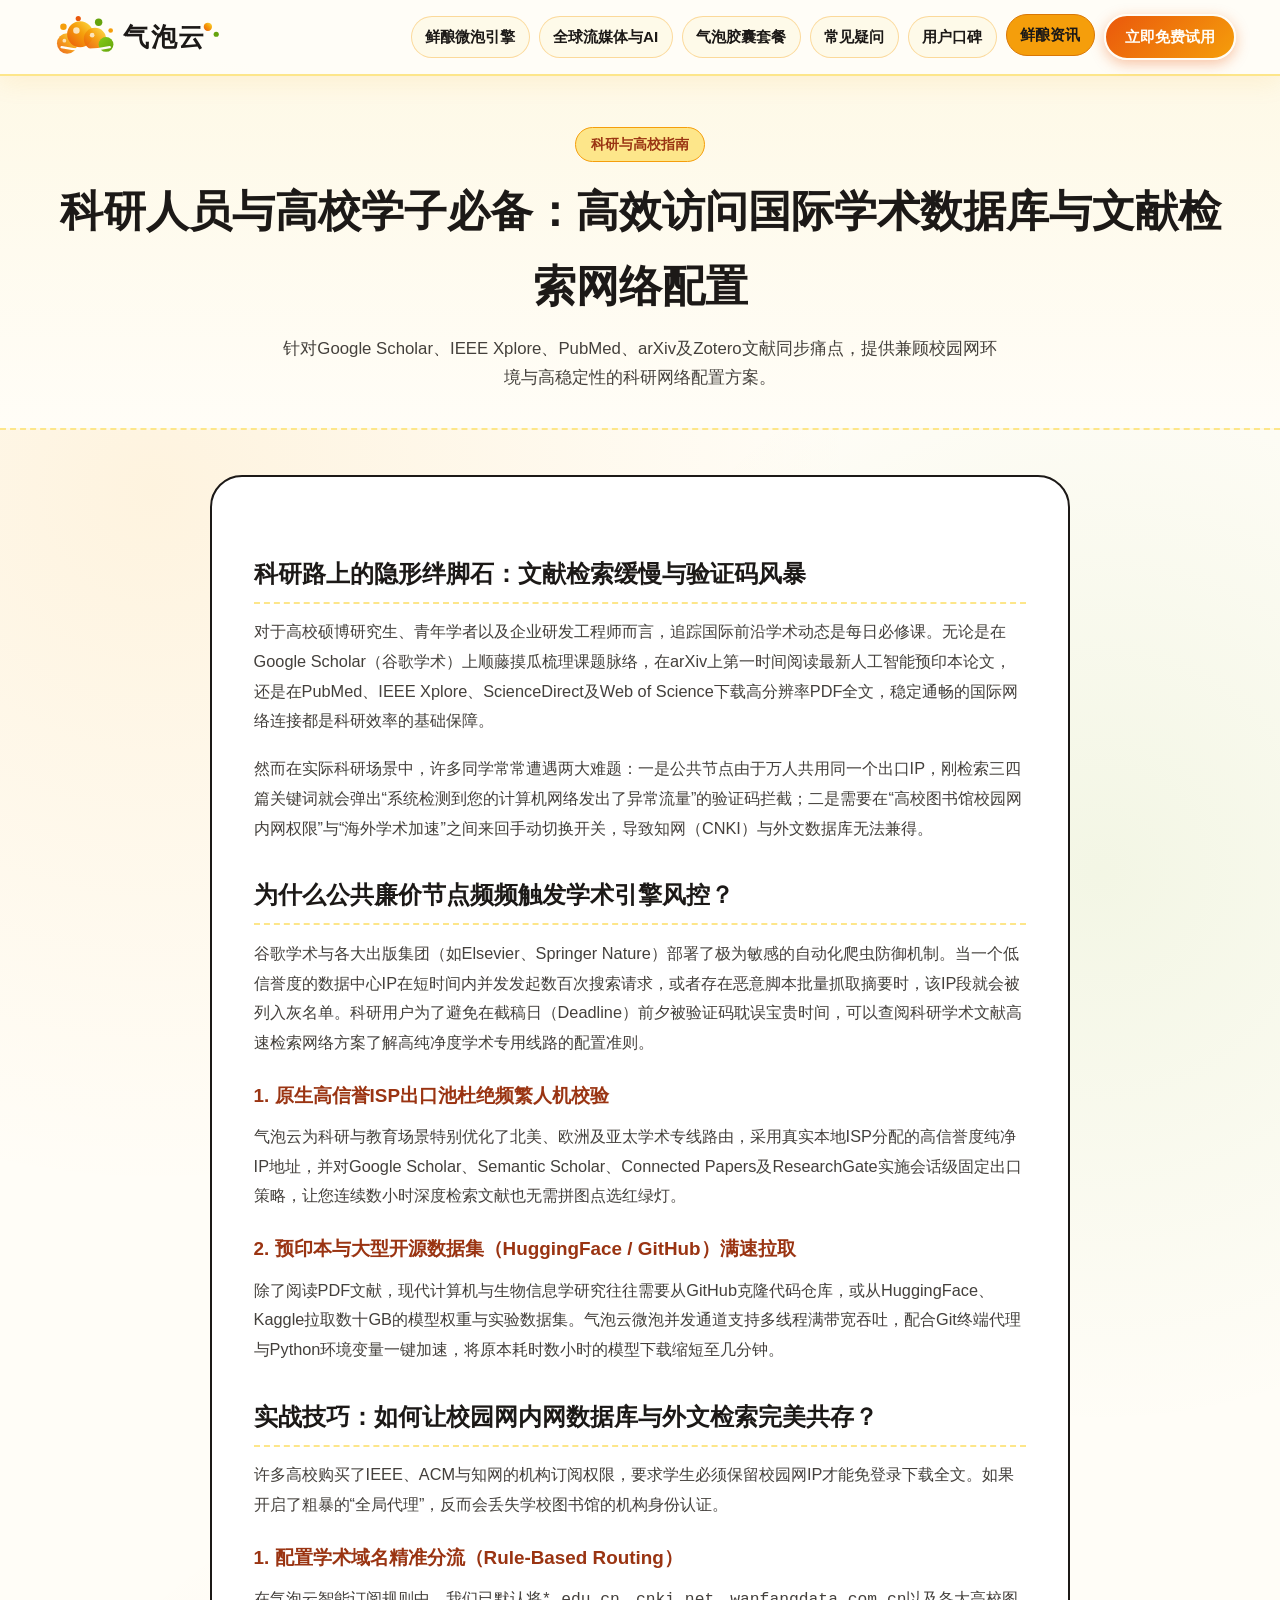
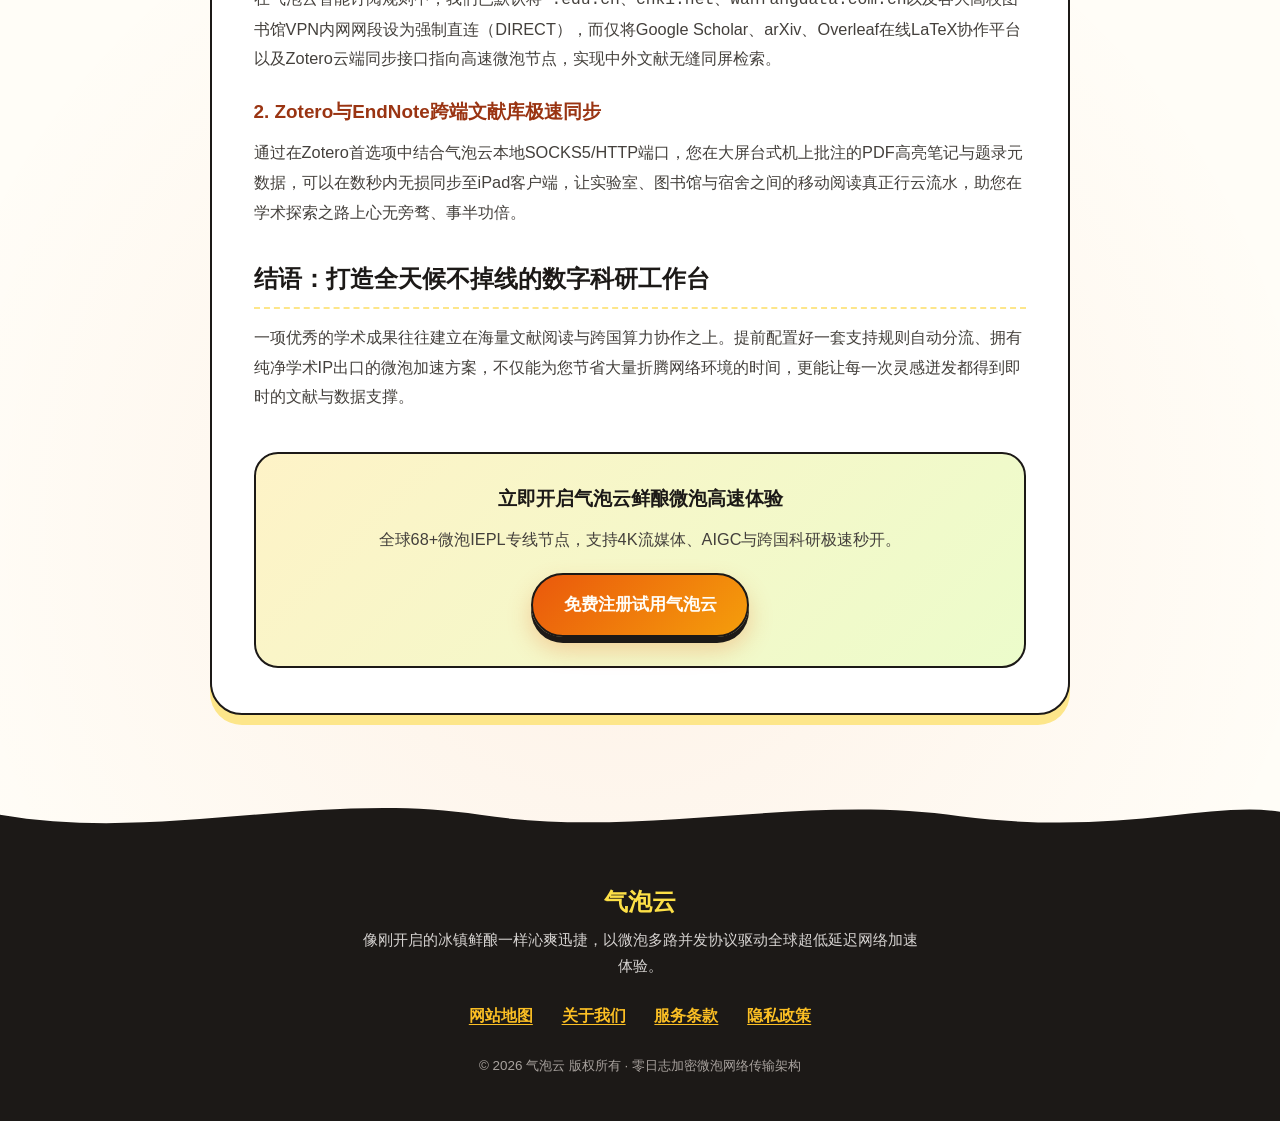
<file: academic-scholar-literature-search-setup.html>
<!DOCTYPE html>
<html lang="zh-CN">
<head>
  <meta charset="UTF-8">
  <meta name="viewport" content="width=device-width, initial-scale=1.0">
  <title>科研人员与高校学子必备：高效访问国际学术数据库与文献检索网络配置 - 气泡云</title>
  <meta name="description" content="针对Google Scholar、IEEE Xplore、PubMed、arXiv及Zotero文献同步痛点，提供兼顾校园网环境与高稳定性的科研网络配置方案。">
  <link rel="canonical" href="https://qipaoyun.beer/academic-scholar-literature-search-setup.html">
  <link rel="stylesheet" href="style.css">
</head>
<body>
  <header class="site-header">
  <div class="header-inner">
    <a href="index.html" class="brand-logo" aria-label="气泡云首页">
  <svg class="logo-svg" viewBox="0 0 210 54" width="200" height="50" role="img" aria-label="气泡云鲜酿微泡云朵标志">
    <defs>
      <linearGradient id="beerFizzGrad" x1="0%" y1="100%" x2="100%" y2="0%">
        <stop offset="0%" stop-color="#EA580C"/>
        <stop offset="55%" stop-color="#F59E0B"/>
        <stop offset="100%" stop-color="#FDE047"/>
      </linearGradient>
      <linearGradient id="limePopGrad" x1="0%" y1="0%" x2="100%" y2="100%">
        <stop offset="0%" stop-color="#84CC16"/>
        <stop offset="100%" stop-color="#65A30D"/>
      </linearGradient>
    </defs>
    <!-- Effervescent bubble cluster forming cloud -->
    <circle cx="22" cy="34" r="11" fill="url(#beerFizzGrad)" opacity="0.92"/>
    <circle cx="36" cy="24" r="14" fill="url(#beerFizzGrad)"/>
    <circle cx="52" cy="29" r="12" fill="url(#beerFizzGrad)" opacity="0.95"/>
    <circle cx="64" cy="35" r="8" fill="url(#limePopGrad)"/>
    <path d="M16 38 Q42 44 68 38" stroke="#FFFDF7" stroke-width="2.5" fill="none" stroke-linecap="round"/>
    <!-- Rising micro-bubbles -->
    <circle class="fizz-dot d1" cx="18" cy="16" r="3.5" fill="#F59E0B"/>
    <circle class="fizz-dot d2" cx="34" cy="7" r="2.8" fill="#EA580C"/>
    <circle class="fizz-dot d3" cx="56" cy="11" r="4" fill="#65A30D"/>
    <circle class="fizz-dot d1" cx="69" cy="20" r="2.5" fill="#F59E0B"/>
    <!-- Highlights inside bubbles -->
    <circle cx="32" cy="20" r="3.5" fill="#FFFDF7" opacity="0.75"/>
    <circle cx="49" cy="25" r="2.5" fill="#FFFDF7" opacity="0.75"/>
    <circle cx="19" cy="31" r="2" fill="#FFFDF7" opacity="0.7"/>
    <!-- Brand Text 气泡云 integrated with bubble accent -->
    <text x="82" y="37" font-family="'PingFang SC', 'Microsoft YaHei', sans-serif" font-size="28" font-weight="900" fill="#1C1917" letter-spacing="2">气泡云</text>
    <circle cx="174" cy="16" r="4.5" fill="url(#beerFizzGrad)"/>
    <circle cx="183" cy="24" r="2.8" fill="#65A30D"/>
  </svg>
</a>
    <nav class="main-nav" aria-label="主导航">
      <a href="index.html#fizz-strength" class="nav-item">鲜酿微泡引擎</a>
      <a href="index.html#media-matrix" class="nav-item">全球流媒体与AI</a>
      <a href="index.html#capsule-plans" class="nav-item">气泡胶囊套餐</a>
      <a href="index.html#bubble-faq" class="nav-item">常见疑问</a>
      <a href="index.html#user-cheers" class="nav-item">用户口碑</a>
      <a href="fizz-dispatch.html" class="nav-item active-nav">鲜酿资讯</a>
      <a href="https://ww012.twilightaff.com/#/?code=A56DH1Af" rel="nofollow" target="_blank" class="nav-cta-btn">立即免费试用</a>
    </nav>
  </div>
</header>
  <main>
    <section class="subpage-hero">
      <div class="container">
        <span class="section-tag">科研与高校指南</span>
        <h1>科研人员与高校学子必备：高效访问国际学术数据库与文献检索网络配置</h1>
        <p>针对Google Scholar、IEEE Xplore、PubMed、arXiv及Zotero文献同步痛点，提供兼顾校园网环境与高稳定性的科研网络配置方案。</p>
      </div>
    </section>
    <div class="container">
      <article class="prose-shell">
        
<h2>科研路上的隐形绊脚石：文献检索缓慢与验证码风暴</h2>
<p>对于高校硕博研究生、青年学者以及企业研发工程师而言，追踪国际前沿学术动态是每日必修课。无论是在Google Scholar（谷歌学术）上顺藤摸瓜梳理课题脉络，在arXiv上第一时间阅读最新人工智能预印本论文，还是在PubMed、IEEE Xplore、ScienceDirect及Web of Science下载高分辨率PDF全文，稳定通畅的国际网络连接都是科研效率的基础保障。</p>
<p>然而在实际科研场景中，许多同学常常遭遇两大难题：一是公共节点由于万人共用同一个出口IP，刚检索三四篇关键词就会弹出“系统检测到您的计算机网络发出了异常流量”的验证码拦截；二是需要在“高校图书馆校园网内网权限”与“海外学术加速”之间来回手动切换开关，导致知网（CNKI）与外文数据库无法兼得。</p>

<h2>为什么公共廉价节点频频触发学术引擎风控？</h2>
<p>谷歌学术与各大出版集团（如Elsevier、Springer Nature）部署了极为敏感的自动化爬虫防御机制。当一个低信誉度的数据中心IP在短时间内并发发起数百次搜索请求，或者存在恶意脚本批量抓取摘要时，该IP段就会被列入灰名单。科研用户为了避免在截稿日（Deadline）前夕被验证码耽误宝贵时间，可以查阅科研学术文献高速检索网络方案了解高纯净度学术专用线路的配置准则。</p>

<h3>1. 原生高信誉ISP出口池杜绝频繁人机校验</h3>
<p>气泡云为科研与教育场景特别优化了北美、欧洲及亚太学术专线路由，采用真实本地ISP分配的高信誉度纯净IP地址，并对Google Scholar、Semantic Scholar、Connected Papers及ResearchGate实施会话级固定出口策略，让您连续数小时深度检索文献也无需拼图点选红绿灯。</p>

<h3>2. 预印本与大型开源数据集（HuggingFace / GitHub）满速拉取</h3>
<p>除了阅读PDF文献，现代计算机与生物信息学研究往往需要从GitHub克隆代码仓库，或从HuggingFace、Kaggle拉取数十GB的模型权重与实验数据集。气泡云微泡并发通道支持多线程满带宽吞吐，配合Git终端代理与Python环境变量一键加速，将原本耗时数小时的模型下载缩短至几分钟。</p>

<h2>实战技巧：如何让校园网内网数据库与外文检索完美共存？</h2>
<p>许多高校购买了IEEE、ACM与知网的机构订阅权限，要求学生必须保留校园网IP才能免登录下载全文。如果开启了粗暴的“全局代理”，反而会丢失学校图书馆的机构身份认证。</p>

<h3>1. 配置学术域名精准分流（Rule-Based Routing）</h3>
<p>在气泡云智能订阅规则中，我们已默认将<code>*.edu.cn</code>、<code>cnki.net</code>、<code>wanfangdata.com.cn</code>以及各大高校图书馆VPN内网网段设为强制直连（DIRECT），而仅将Google Scholar、arXiv、Overleaf在线LaTeX协作平台以及Zotero云端同步接口指向高速微泡节点，实现中外文献无缝同屏检索。</p>

<h3>2. Zotero与EndNote跨端文献库极速同步</h3>
<p>通过在Zotero首选项中结合气泡云本地SOCKS5/HTTP端口，您在大屏台式机上批注的PDF高亮笔记与题录元数据，可以在数秒内无损同步至iPad客户端，让实验室、图书馆与宿舍之间的移动阅读真正行云流水，助您在学术探索之路上心无旁骛、事半功倍。</p>

<h2>结语：打造全天候不掉线的数字科研工作台</h2>
<p>一项优秀的学术成果往往建立在海量文献阅读与跨国算力协作之上。提前配置好一套支持规则自动分流、拥有纯净学术IP出口的微泡加速方案，不仅能为您节省大量折腾网络环境的时间，更能让每一次灵感迸发都得到即时的文献与数据支撑。</p>

        <div class="article-cta-banner">
          <h3>立即开启气泡云鲜酿微泡高速体验</h3>
          <p>全球68+微泡IEPL专线节点，支持4K流媒体、AIGC与跨国科研极速秒开。</p>
          <a href="https://ww012.twilightaff.com/#/?code=A56DH1Af" rel="nofollow" target="_blank" class="btn-primary-fizz">免费注册试用气泡云</a>
        </div>
      </article>
    </div>
  </main>
  <footer class="site-footer">
  <div class="footer-foam-wave" aria-hidden="true">
    <svg viewBox="0 0 1440 70" preserveAspectRatio="none">
      <path d="M0,36 C180,72 360,4 540,36 C720,68 900,8 1080,38 C1260,64 1360,18 1440,32 L1440,70 L0,70 Z" fill="#1C1917"/>
    </svg>
  </div>
  <div class="footer-body">
    <div class="footer-container">
      <div class="footer-brand-note">
        <span class="footer-brand-title">气泡云</span>
        <p class="footer-tagline">像刚开启的冰镇鲜酿一样沁爽迅捷，以微泡多路并发协议驱动全球超低延迟网络加速体验。</p>
      </div>
      <nav class="footer-links" aria-label="底部合规与信息导航">
        <a href="sitemap.html">网站地图</a>
        <a href="about.html">关于我们</a>
        <a href="terms.html">服务条款</a>
        <a href="privacy.html">隐私政策</a>
      </nav>
      <p class="footer-copy">© 2026 气泡云 版权所有 · 零日志加密微泡网络传输架构</p>
    </div>
  </div>
</footer>
</body>
</html>
</file>
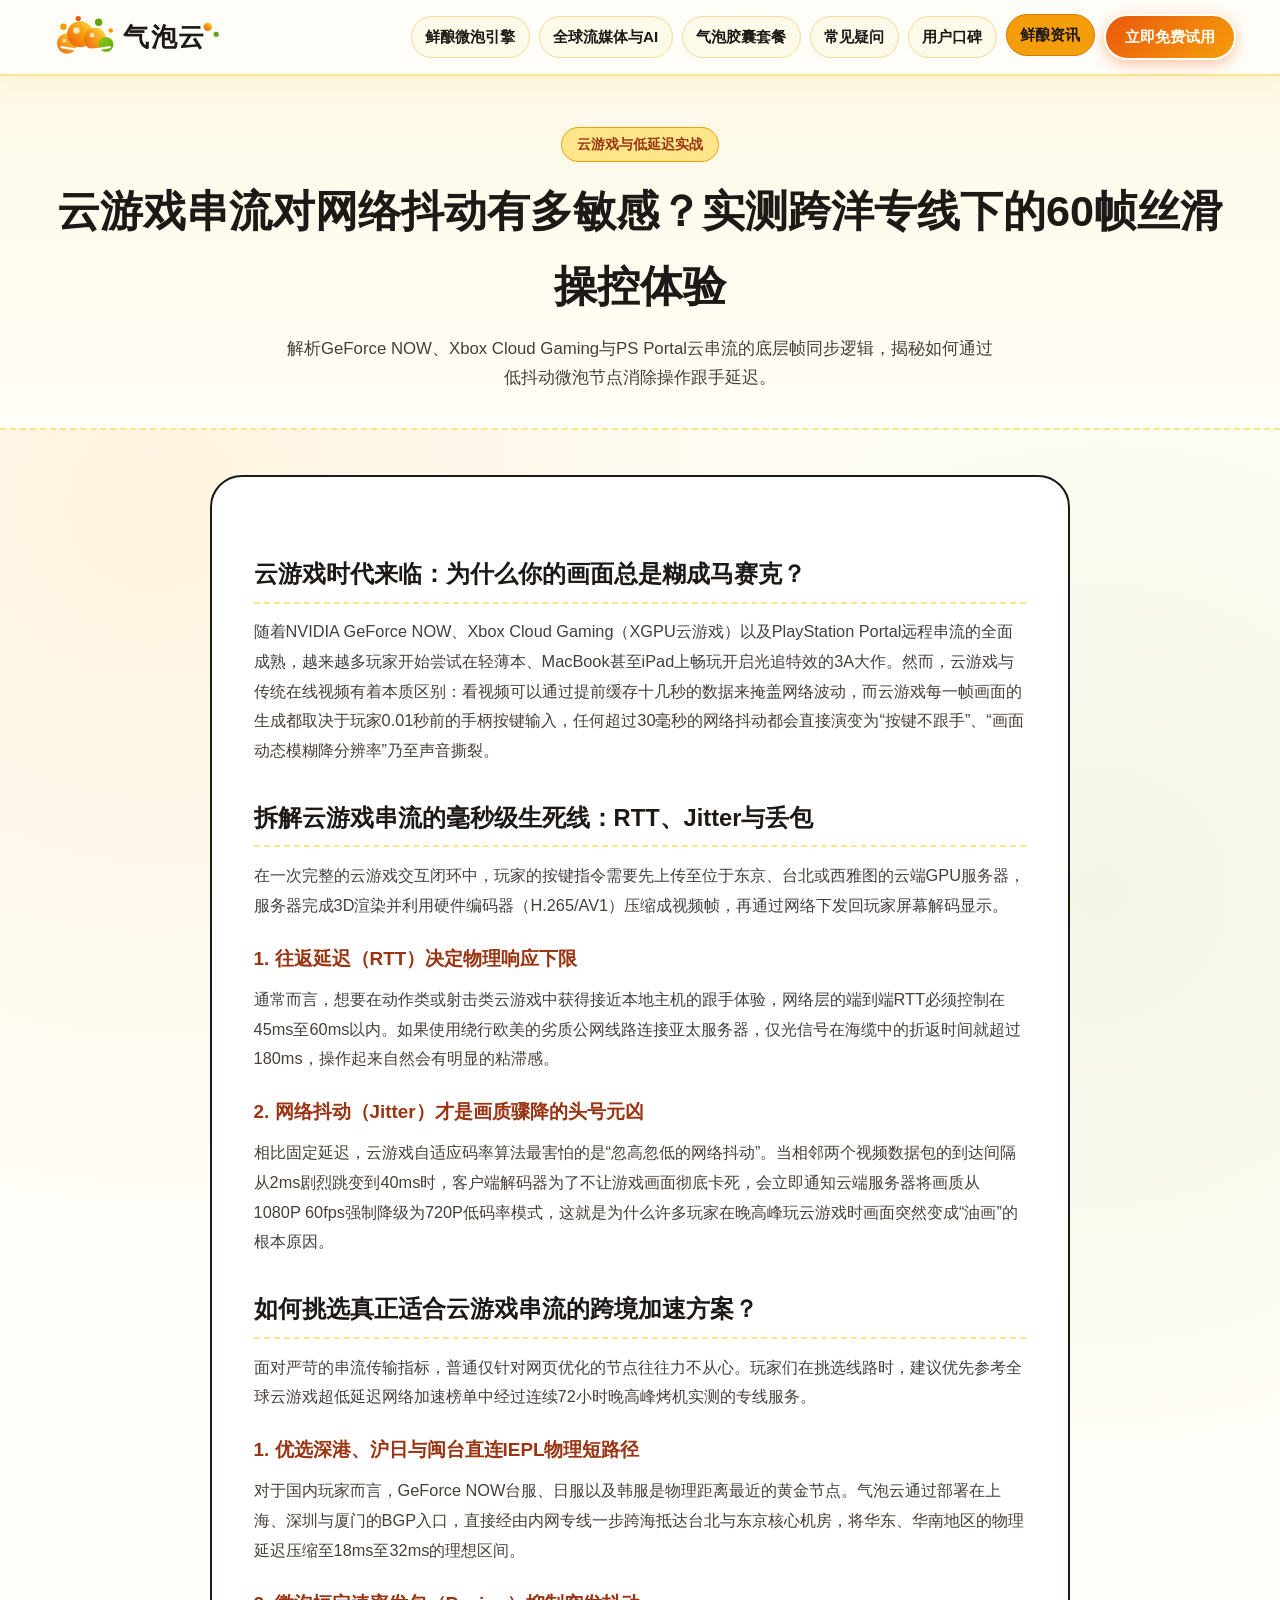
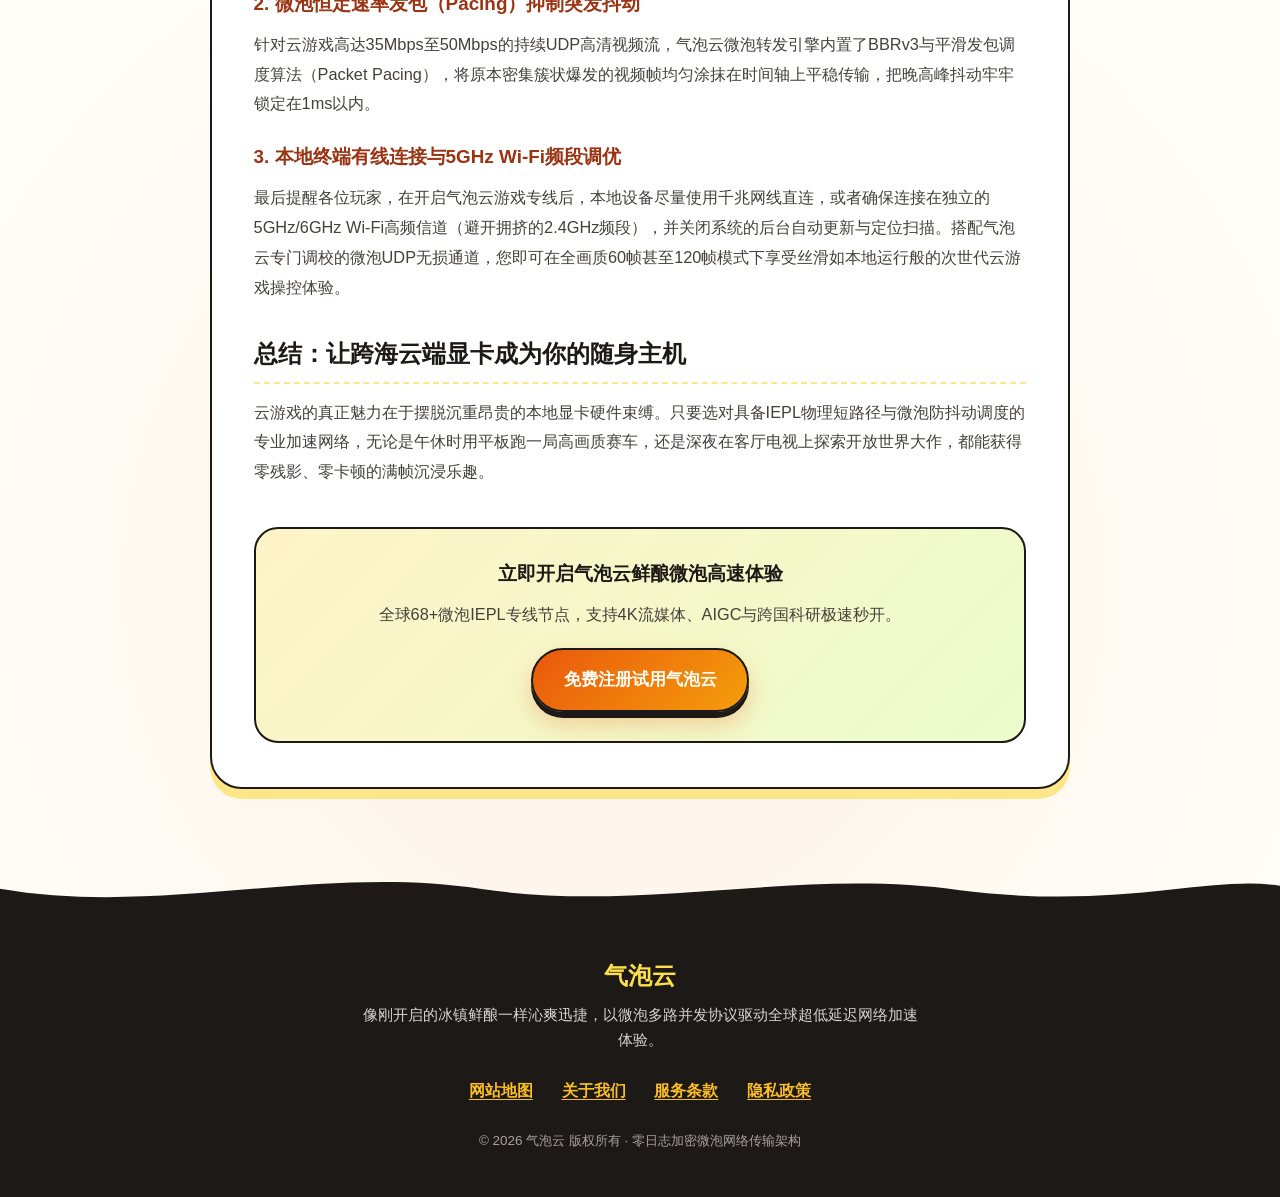
<file: cloud-gaming-geforce-now-xbox-latency.html>
<!DOCTYPE html>
<html lang="zh-CN">
<head>
  <meta charset="UTF-8">
  <meta name="viewport" content="width=device-width, initial-scale=1.0">
  <title>云游戏串流对网络抖动有多敏感？实测跨洋专线下的60帧丝滑操控体验 - 气泡云</title>
  <meta name="description" content="解析GeForce NOW、Xbox Cloud Gaming与PS Portal云串流的底层帧同步逻辑，揭秘如何通过低抖动微泡节点消除操作跟手延迟。">
  <link rel="canonical" href="https://qipaoyun.beer/cloud-gaming-geforce-now-xbox-latency.html">
  <link rel="stylesheet" href="style.css">
</head>
<body>
  <header class="site-header">
  <div class="header-inner">
    <a href="index.html" class="brand-logo" aria-label="气泡云首页">
  <svg class="logo-svg" viewBox="0 0 210 54" width="200" height="50" role="img" aria-label="气泡云鲜酿微泡云朵标志">
    <defs>
      <linearGradient id="beerFizzGrad" x1="0%" y1="100%" x2="100%" y2="0%">
        <stop offset="0%" stop-color="#EA580C"/>
        <stop offset="55%" stop-color="#F59E0B"/>
        <stop offset="100%" stop-color="#FDE047"/>
      </linearGradient>
      <linearGradient id="limePopGrad" x1="0%" y1="0%" x2="100%" y2="100%">
        <stop offset="0%" stop-color="#84CC16"/>
        <stop offset="100%" stop-color="#65A30D"/>
      </linearGradient>
    </defs>
    <!-- Effervescent bubble cluster forming cloud -->
    <circle cx="22" cy="34" r="11" fill="url(#beerFizzGrad)" opacity="0.92"/>
    <circle cx="36" cy="24" r="14" fill="url(#beerFizzGrad)"/>
    <circle cx="52" cy="29" r="12" fill="url(#beerFizzGrad)" opacity="0.95"/>
    <circle cx="64" cy="35" r="8" fill="url(#limePopGrad)"/>
    <path d="M16 38 Q42 44 68 38" stroke="#FFFDF7" stroke-width="2.5" fill="none" stroke-linecap="round"/>
    <!-- Rising micro-bubbles -->
    <circle class="fizz-dot d1" cx="18" cy="16" r="3.5" fill="#F59E0B"/>
    <circle class="fizz-dot d2" cx="34" cy="7" r="2.8" fill="#EA580C"/>
    <circle class="fizz-dot d3" cx="56" cy="11" r="4" fill="#65A30D"/>
    <circle class="fizz-dot d1" cx="69" cy="20" r="2.5" fill="#F59E0B"/>
    <!-- Highlights inside bubbles -->
    <circle cx="32" cy="20" r="3.5" fill="#FFFDF7" opacity="0.75"/>
    <circle cx="49" cy="25" r="2.5" fill="#FFFDF7" opacity="0.75"/>
    <circle cx="19" cy="31" r="2" fill="#FFFDF7" opacity="0.7"/>
    <!-- Brand Text 气泡云 integrated with bubble accent -->
    <text x="82" y="37" font-family="'PingFang SC', 'Microsoft YaHei', sans-serif" font-size="28" font-weight="900" fill="#1C1917" letter-spacing="2">气泡云</text>
    <circle cx="174" cy="16" r="4.5" fill="url(#beerFizzGrad)"/>
    <circle cx="183" cy="24" r="2.8" fill="#65A30D"/>
  </svg>
</a>
    <nav class="main-nav" aria-label="主导航">
      <a href="index.html#fizz-strength" class="nav-item">鲜酿微泡引擎</a>
      <a href="index.html#media-matrix" class="nav-item">全球流媒体与AI</a>
      <a href="index.html#capsule-plans" class="nav-item">气泡胶囊套餐</a>
      <a href="index.html#bubble-faq" class="nav-item">常见疑问</a>
      <a href="index.html#user-cheers" class="nav-item">用户口碑</a>
      <a href="fizz-dispatch.html" class="nav-item active-nav">鲜酿资讯</a>
      <a href="https://ww012.twilightaff.com/#/?code=A56DH1Af" rel="nofollow" target="_blank" class="nav-cta-btn">立即免费试用</a>
    </nav>
  </div>
</header>
  <main>
    <section class="subpage-hero">
      <div class="container">
        <span class="section-tag">云游戏与低延迟实战</span>
        <h1>云游戏串流对网络抖动有多敏感？实测跨洋专线下的60帧丝滑操控体验</h1>
        <p>解析GeForce NOW、Xbox Cloud Gaming与PS Portal云串流的底层帧同步逻辑，揭秘如何通过低抖动微泡节点消除操作跟手延迟。</p>
      </div>
    </section>
    <div class="container">
      <article class="prose-shell">
        
<h2>云游戏时代来临：为什么你的画面总是糊成马赛克？</h2>
<p>随着NVIDIA GeForce NOW、Xbox Cloud Gaming（XGPU云游戏）以及PlayStation Portal远程串流的全面成熟，越来越多玩家开始尝试在轻薄本、MacBook甚至iPad上畅玩开启光追特效的3A大作。然而，云游戏与传统在线视频有着本质区别：看视频可以通过提前缓存十几秒的数据来掩盖网络波动，而云游戏每一帧画面的生成都取决于玩家0.01秒前的手柄按键输入，任何超过30毫秒的网络抖动都会直接演变为“按键不跟手”、“画面动态模糊降分辨率”乃至声音撕裂。</p>

<h2>拆解云游戏串流的毫秒级生死线：RTT、Jitter与丢包</h2>
<p>在一次完整的云游戏交互闭环中，玩家的按键指令需要先上传至位于东京、台北或西雅图的云端GPU服务器，服务器完成3D渲染并利用硬件编码器（H.265/AV1）压缩成视频帧，再通过网络下发回玩家屏幕解码显示。</p>

<h3>1. 往返延迟（RTT）决定物理响应下限</h3>
<p>通常而言，想要在动作类或射击类云游戏中获得接近本地主机的跟手体验，网络层的端到端RTT必须控制在45ms至60ms以内。如果使用绕行欧美的劣质公网线路连接亚太服务器，仅光信号在海缆中的折返时间就超过180ms，操作起来自然会有明显的粘滞感。</p>

<h3>2. 网络抖动（Jitter）才是画质骤降的头号元凶</h3>
<p>相比固定延迟，云游戏自适应码率算法最害怕的是“忽高忽低的网络抖动”。当相邻两个视频数据包的到达间隔从2ms剧烈跳变到40ms时，客户端解码器为了不让游戏画面彻底卡死，会立即通知云端服务器将画质从1080P 60fps强制降级为720P低码率模式，这就是为什么许多玩家在晚高峰玩云游戏时画面突然变成“油画”的根本原因。</p>

<h2>如何挑选真正适合云游戏串流的跨境加速方案？</h2>
<p>面对严苛的串流传输指标，普通仅针对网页优化的节点往往力不从心。玩家们在挑选线路时，建议优先参考全球云游戏超低延迟网络加速榜单中经过连续72小时晚高峰烤机实测的专线服务。</p>

<h3>1. 优选深港、沪日与闽台直连IEPL物理短路径</h3>
<p>对于国内玩家而言，GeForce NOW台服、日服以及韩服是物理距离最近的黄金节点。气泡云通过部署在上海、深圳与厦门的BGP入口，直接经由内网专线一步跨海抵达台北与东京核心机房，将华东、华南地区的物理延迟压缩至18ms至32ms的理想区间。</p>

<h3>2. 微泡恒定速率发包（Pacing）抑制突发抖动</h3>
<p>针对云游戏高达35Mbps至50Mbps的持续UDP高清视频流，气泡云微泡转发引擎内置了BBRv3与平滑发包调度算法（Packet Pacing），将原本密集簇状爆发的视频帧均匀涂抹在时间轴上平稳传输，把晚高峰抖动牢牢锁定在1ms以内。</p>

<h3>3. 本地终端有线连接与5GHz Wi-Fi频段调优</h3>
<p>最后提醒各位玩家，在开启气泡云游戏专线后，本地设备尽量使用千兆网线直连，或者确保连接在独立的5GHz/6GHz Wi-Fi高频信道（避开拥挤的2.4GHz频段），并关闭系统的后台自动更新与定位扫描。搭配气泡云专门调校的微泡UDP无损通道，您即可在全画质60帧甚至120帧模式下享受丝滑如本地运行般的次世代云游戏操控体验。</p>

<h2>总结：让跨海云端显卡成为你的随身主机</h2>
<p>云游戏的真正魅力在于摆脱沉重昂贵的本地显卡硬件束缚。只要选对具备IEPL物理短路径与微泡防抖动调度的专业加速网络，无论是午休时用平板跑一局高画质赛车，还是深夜在客厅电视上探索开放世界大作，都能获得零残影、零卡顿的满帧沉浸乐趣。</p>

        <div class="article-cta-banner">
          <h3>立即开启气泡云鲜酿微泡高速体验</h3>
          <p>全球68+微泡IEPL专线节点，支持4K流媒体、AIGC与跨国科研极速秒开。</p>
          <a href="https://ww012.twilightaff.com/#/?code=A56DH1Af" rel="nofollow" target="_blank" class="btn-primary-fizz">免费注册试用气泡云</a>
        </div>
      </article>
    </div>
  </main>
  <footer class="site-footer">
  <div class="footer-foam-wave" aria-hidden="true">
    <svg viewBox="0 0 1440 70" preserveAspectRatio="none">
      <path d="M0,36 C180,72 360,4 540,36 C720,68 900,8 1080,38 C1260,64 1360,18 1440,32 L1440,70 L0,70 Z" fill="#1C1917"/>
    </svg>
  </div>
  <div class="footer-body">
    <div class="footer-container">
      <div class="footer-brand-note">
        <span class="footer-brand-title">气泡云</span>
        <p class="footer-tagline">像刚开启的冰镇鲜酿一样沁爽迅捷，以微泡多路并发协议驱动全球超低延迟网络加速体验。</p>
      </div>
      <nav class="footer-links" aria-label="底部合规与信息导航">
        <a href="sitemap.html">网站地图</a>
        <a href="about.html">关于我们</a>
        <a href="terms.html">服务条款</a>
        <a href="privacy.html">隐私政策</a>
      </nav>
      <p class="footer-copy">© 2026 气泡云 版权所有 · 零日志加密微泡网络传输架构</p>
    </div>
  </div>
</footer>
</body>
</html>
</file>
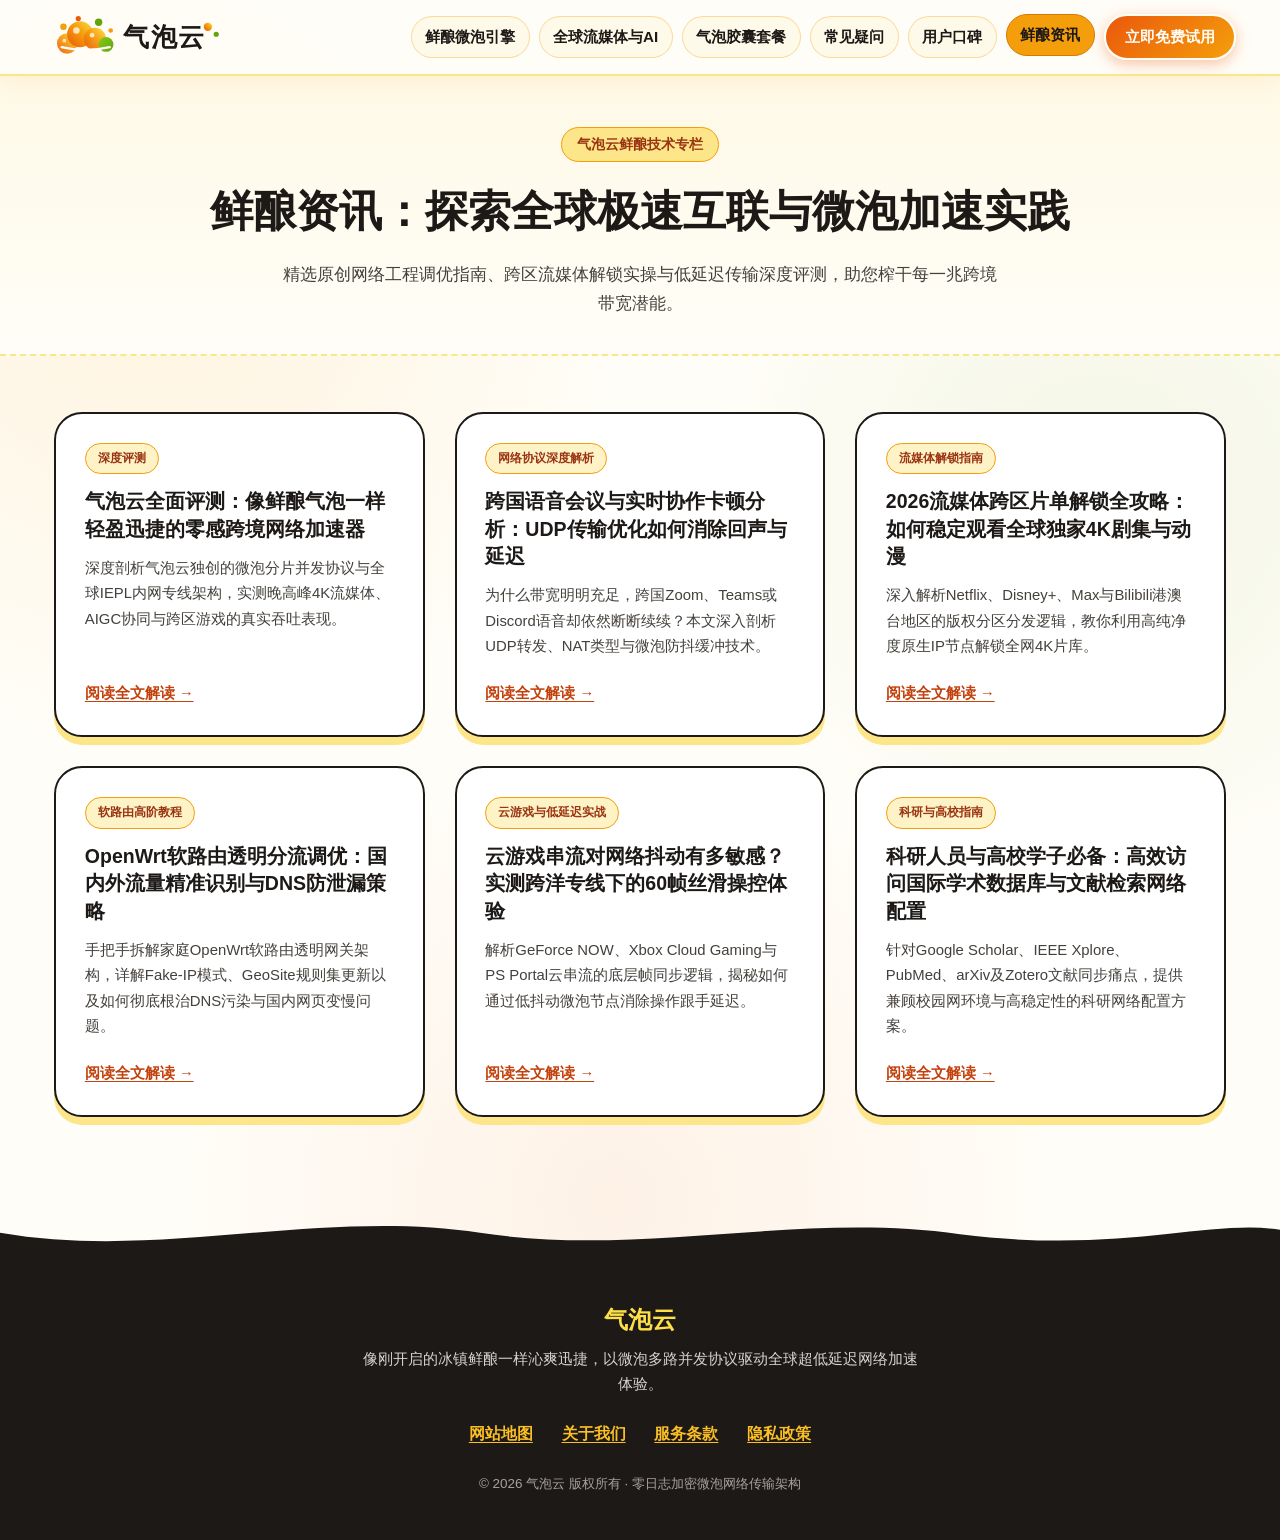
<file: fizz-dispatch.html>
<!DOCTYPE html>
<html lang="zh-CN">
<head>
  <meta charset="UTF-8">
  <meta name="viewport" content="width=device-width, initial-scale=1.0">
  <title>鲜酿资讯 - 气泡云网络加速技术专栏与流媒体解锁攻略</title>
  <meta name="description" content="气泡云鲜酿资讯专栏：汇集微泡多路复用协议评测、4K流媒体跨区解锁教程、OpenWrt软路由分流调优、云游戏低延迟实测与国际学术文献检索指南。">
  <link rel="canonical" href="https://qipaoyun.beer/fizz-dispatch.html">
  <link rel="stylesheet" href="style.css">
</head>
<body>
  <header class="site-header">
  <div class="header-inner">
    <a href="index.html" class="brand-logo" aria-label="气泡云首页">
  <svg class="logo-svg" viewBox="0 0 210 54" width="200" height="50" role="img" aria-label="气泡云鲜酿微泡云朵标志">
    <defs>
      <linearGradient id="beerFizzGrad" x1="0%" y1="100%" x2="100%" y2="0%">
        <stop offset="0%" stop-color="#EA580C"/>
        <stop offset="55%" stop-color="#F59E0B"/>
        <stop offset="100%" stop-color="#FDE047"/>
      </linearGradient>
      <linearGradient id="limePopGrad" x1="0%" y1="0%" x2="100%" y2="100%">
        <stop offset="0%" stop-color="#84CC16"/>
        <stop offset="100%" stop-color="#65A30D"/>
      </linearGradient>
    </defs>
    <!-- Effervescent bubble cluster forming cloud -->
    <circle cx="22" cy="34" r="11" fill="url(#beerFizzGrad)" opacity="0.92"/>
    <circle cx="36" cy="24" r="14" fill="url(#beerFizzGrad)"/>
    <circle cx="52" cy="29" r="12" fill="url(#beerFizzGrad)" opacity="0.95"/>
    <circle cx="64" cy="35" r="8" fill="url(#limePopGrad)"/>
    <path d="M16 38 Q42 44 68 38" stroke="#FFFDF7" stroke-width="2.5" fill="none" stroke-linecap="round"/>
    <!-- Rising micro-bubbles -->
    <circle class="fizz-dot d1" cx="18" cy="16" r="3.5" fill="#F59E0B"/>
    <circle class="fizz-dot d2" cx="34" cy="7" r="2.8" fill="#EA580C"/>
    <circle class="fizz-dot d3" cx="56" cy="11" r="4" fill="#65A30D"/>
    <circle class="fizz-dot d1" cx="69" cy="20" r="2.5" fill="#F59E0B"/>
    <!-- Highlights inside bubbles -->
    <circle cx="32" cy="20" r="3.5" fill="#FFFDF7" opacity="0.75"/>
    <circle cx="49" cy="25" r="2.5" fill="#FFFDF7" opacity="0.75"/>
    <circle cx="19" cy="31" r="2" fill="#FFFDF7" opacity="0.7"/>
    <!-- Brand Text 气泡云 integrated with bubble accent -->
    <text x="82" y="37" font-family="'PingFang SC', 'Microsoft YaHei', sans-serif" font-size="28" font-weight="900" fill="#1C1917" letter-spacing="2">气泡云</text>
    <circle cx="174" cy="16" r="4.5" fill="url(#beerFizzGrad)"/>
    <circle cx="183" cy="24" r="2.8" fill="#65A30D"/>
  </svg>
</a>
    <nav class="main-nav" aria-label="主导航">
      <a href="index.html#fizz-strength" class="nav-item">鲜酿微泡引擎</a>
      <a href="index.html#media-matrix" class="nav-item">全球流媒体与AI</a>
      <a href="index.html#capsule-plans" class="nav-item">气泡胶囊套餐</a>
      <a href="index.html#bubble-faq" class="nav-item">常见疑问</a>
      <a href="index.html#user-cheers" class="nav-item">用户口碑</a>
      <a href="fizz-dispatch.html" class="nav-item active-nav">鲜酿资讯</a>
      <a href="https://ww012.twilightaff.com/#/?code=A56DH1Af" rel="nofollow" target="_blank" class="nav-cta-btn">立即免费试用</a>
    </nav>
  </div>
</header>
  <main>
    <section class="subpage-hero">
      <div class="container">
        <span class="section-tag">气泡云鲜酿技术专栏</span>
        <h1>鲜酿资讯：探索全球极速互联与微泡加速实践</h1>
        <p>精选原创网络工程调优指南、跨区流媒体解锁实操与低延迟传输深度评测，助您榨干每一兆跨境带宽潜能。</p>
      </div>
    </section>
    <div class="container">
      <div class="hub-cards-grid">
        
      <article class="hub-card">
        <div>
          <span class="hub-card-tag">深度评测</span>
          <h2><a href="qipaoyun-lightweight-capsule-protocol-review.html">气泡云全面评测：像鲜酿气泡一样轻盈迅捷的零感跨境网络加速器</a></h2>
          <p>深度剖析气泡云独创的微泡分片并发协议与全球IEPL内网专线架构，实测晚高峰4K流媒体、AIGC协同与跨区游戏的真实吞吐表现。</p>
        </div>
        <a href="qipaoyun-lightweight-capsule-protocol-review.html" class="hub-card-read">阅读全文解读 →</a>
      </article>
      <article class="hub-card">
        <div>
          <span class="hub-card-tag">网络协议深度解析</span>
          <h2><a href="udp-hole-punching-low-latency-voice.html">跨国语音会议与实时协作卡顿分析：UDP传输优化如何消除回声与延迟</a></h2>
          <p>为什么带宽明明充足，跨国Zoom、Teams或Discord语音却依然断断续续？本文深入剖析UDP转发、NAT类型与微泡防抖缓冲技术。</p>
        </div>
        <a href="udp-hole-punching-low-latency-voice.html" class="hub-card-read">阅读全文解读 →</a>
      </article>
      <article class="hub-card">
        <div>
          <span class="hub-card-tag">流媒体解锁指南</span>
          <h2><a href="netflix-disney-multi-region-library-guide.html">2026流媒体跨区片单解锁全攻略：如何稳定观看全球独家4K剧集与动漫</a></h2>
          <p>深入解析Netflix、Disney+、Max与Bilibili港澳台地区的版权分区分发逻辑，教你利用高纯净度原生IP节点解锁全网4K片库。</p>
        </div>
        <a href="netflix-disney-multi-region-library-guide.html" class="hub-card-read">阅读全文解读 →</a>
      </article>
      <article class="hub-card">
        <div>
          <span class="hub-card-tag">软路由高阶教程</span>
          <h2><a href="router-openwrt-transparent-proxy-tuning.html">OpenWrt软路由透明分流调优：国内外流量精准识别与DNS防泄漏策略</a></h2>
          <p>手把手拆解家庭OpenWrt软路由透明网关架构，详解Fake-IP模式、GeoSite规则集更新以及如何彻底根治DNS污染与国内网页变慢问题。</p>
        </div>
        <a href="router-openwrt-transparent-proxy-tuning.html" class="hub-card-read">阅读全文解读 →</a>
      </article>
      <article class="hub-card">
        <div>
          <span class="hub-card-tag">云游戏与低延迟实战</span>
          <h2><a href="cloud-gaming-geforce-now-xbox-latency.html">云游戏串流对网络抖动有多敏感？实测跨洋专线下的60帧丝滑操控体验</a></h2>
          <p>解析GeForce NOW、Xbox Cloud Gaming与PS Portal云串流的底层帧同步逻辑，揭秘如何通过低抖动微泡节点消除操作跟手延迟。</p>
        </div>
        <a href="cloud-gaming-geforce-now-xbox-latency.html" class="hub-card-read">阅读全文解读 →</a>
      </article>
      <article class="hub-card">
        <div>
          <span class="hub-card-tag">科研与高校指南</span>
          <h2><a href="academic-scholar-literature-search-setup.html">科研人员与高校学子必备：高效访问国际学术数据库与文献检索网络配置</a></h2>
          <p>针对Google Scholar、IEEE Xplore、PubMed、arXiv及Zotero文献同步痛点，提供兼顾校园网环境与高稳定性的科研网络配置方案。</p>
        </div>
        <a href="academic-scholar-literature-search-setup.html" class="hub-card-read">阅读全文解读 →</a>
      </article>
      </div>
    </div>
  </main>
  <footer class="site-footer">
  <div class="footer-foam-wave" aria-hidden="true">
    <svg viewBox="0 0 1440 70" preserveAspectRatio="none">
      <path d="M0,36 C180,72 360,4 540,36 C720,68 900,8 1080,38 C1260,64 1360,18 1440,32 L1440,70 L0,70 Z" fill="#1C1917"/>
    </svg>
  </div>
  <div class="footer-body">
    <div class="footer-container">
      <div class="footer-brand-note">
        <span class="footer-brand-title">气泡云</span>
        <p class="footer-tagline">像刚开启的冰镇鲜酿一样沁爽迅捷，以微泡多路并发协议驱动全球超低延迟网络加速体验。</p>
      </div>
      <nav class="footer-links" aria-label="底部合规与信息导航">
        <a href="sitemap.html">网站地图</a>
        <a href="about.html">关于我们</a>
        <a href="terms.html">服务条款</a>
        <a href="privacy.html">隐私政策</a>
      </nav>
      <p class="footer-copy">© 2026 气泡云 版权所有 · 零日志加密微泡网络传输架构</p>
    </div>
  </div>
</footer>
</body>
</html>
</file>
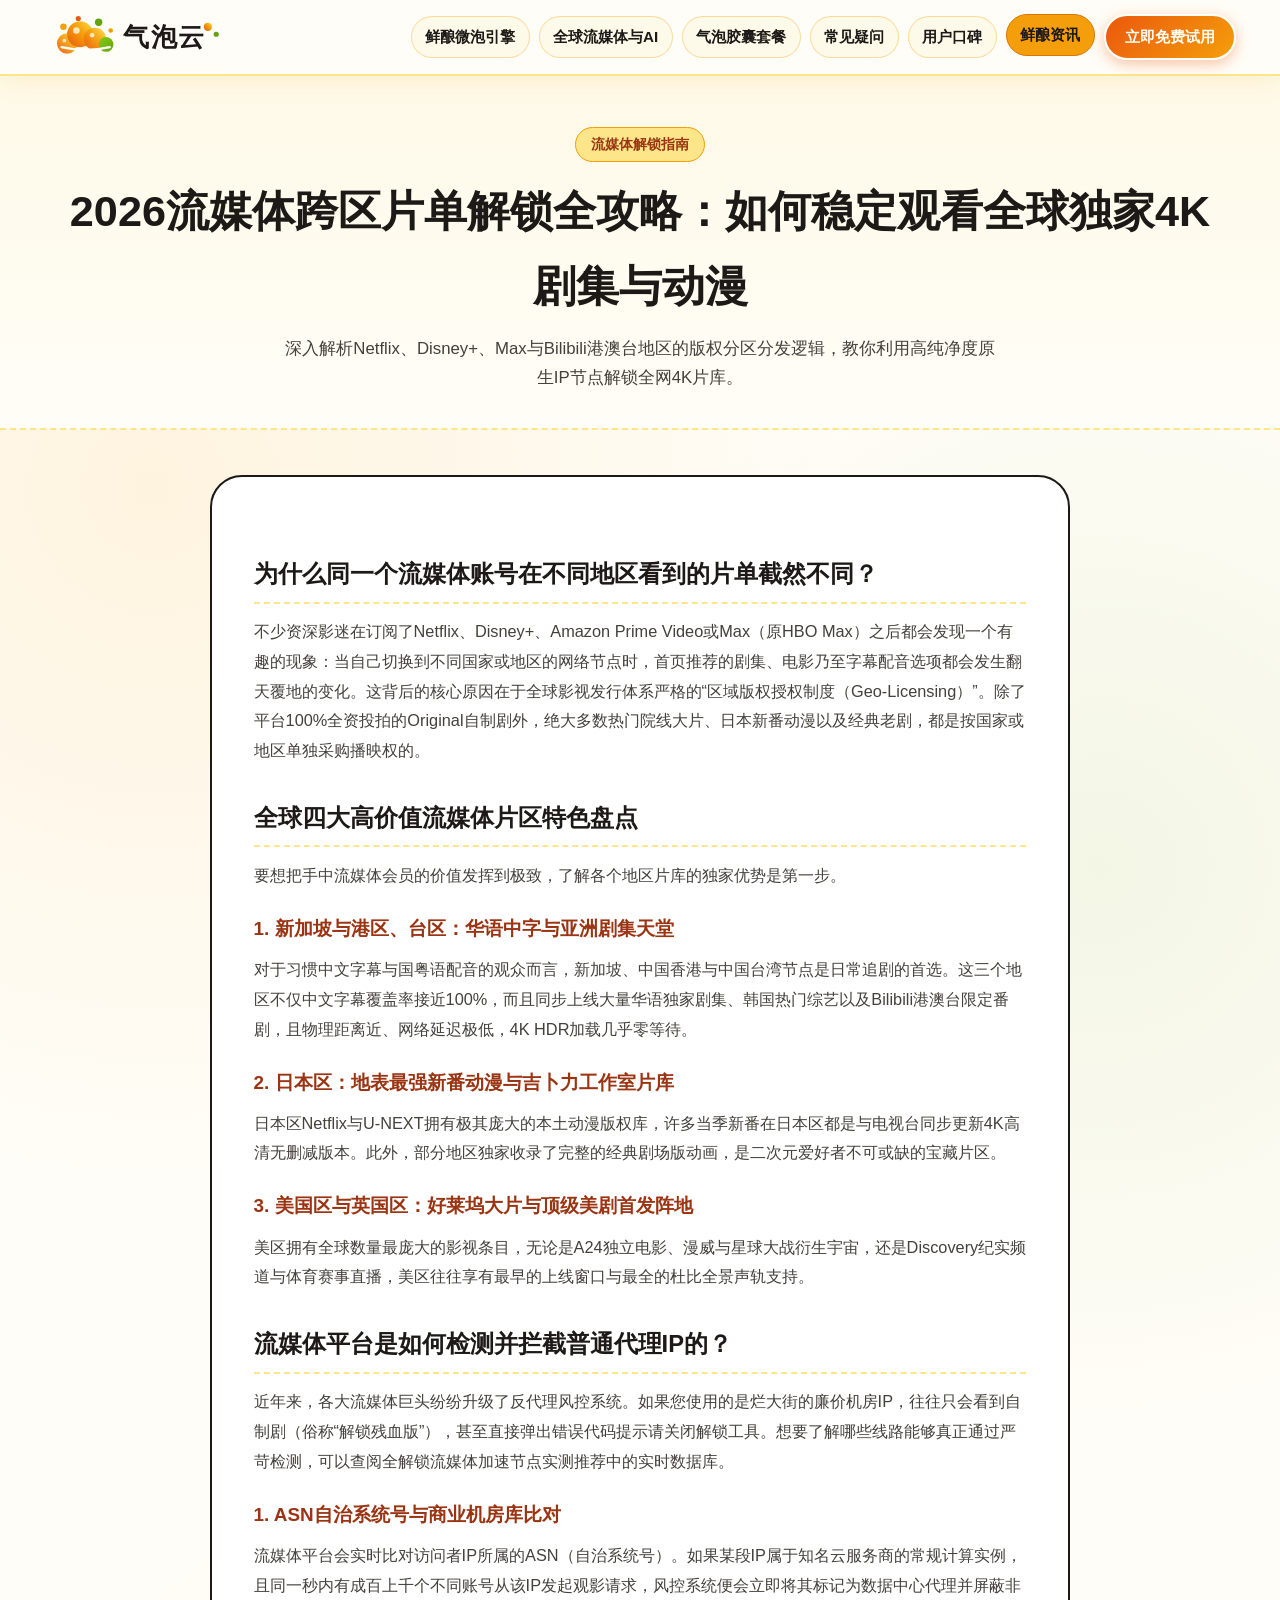
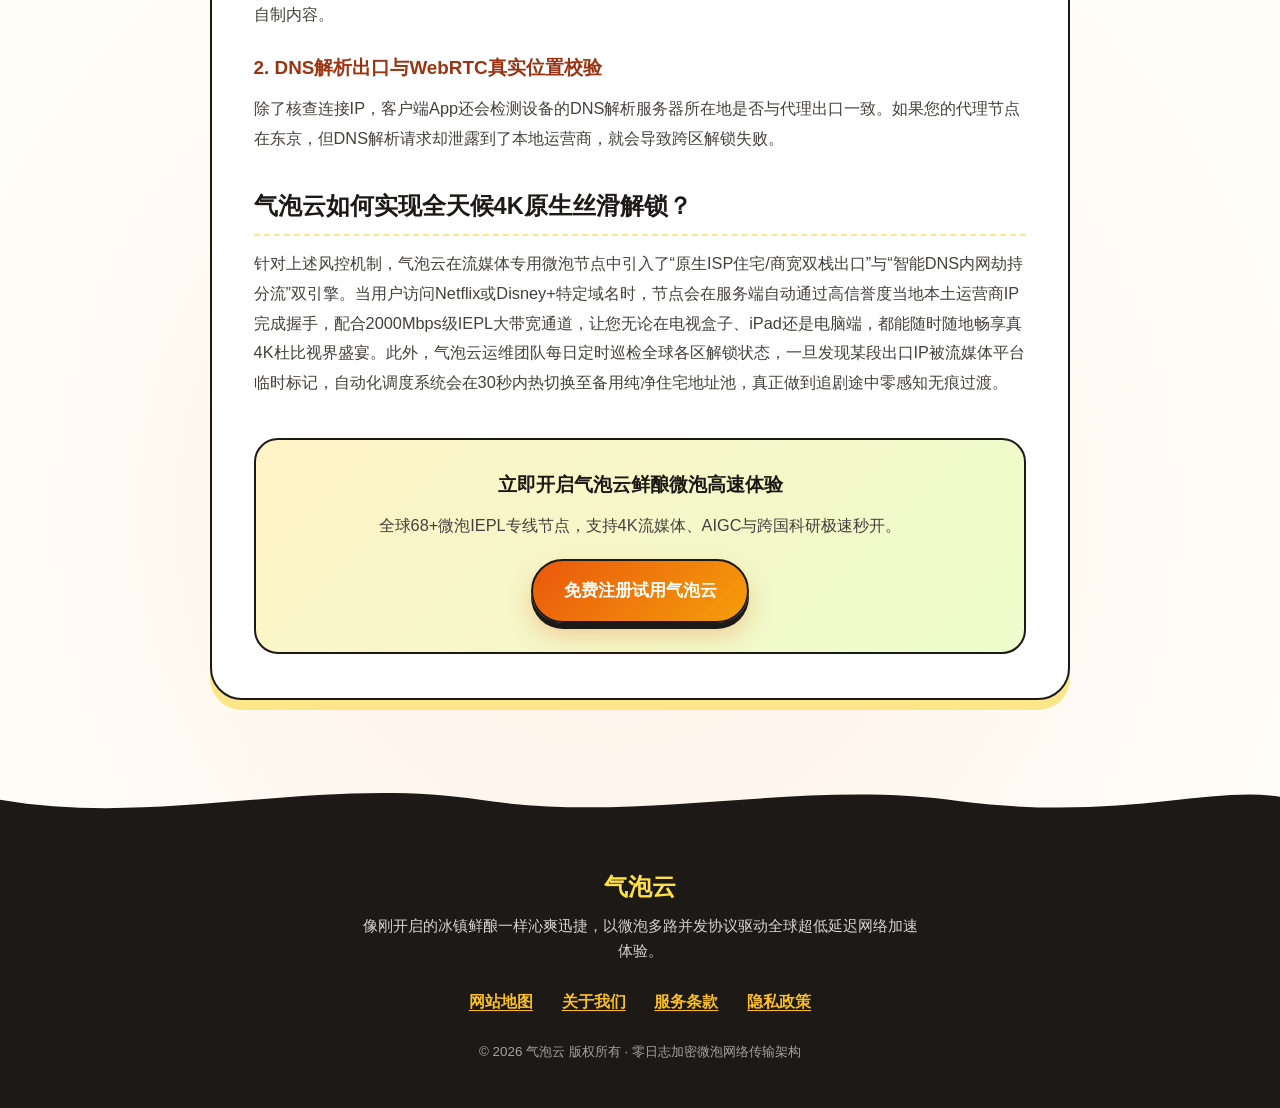
<file: netflix-disney-multi-region-library-guide.html>
<!DOCTYPE html>
<html lang="zh-CN">
<head>
  <meta charset="UTF-8">
  <meta name="viewport" content="width=device-width, initial-scale=1.0">
  <title>2026流媒体跨区片单解锁全攻略：如何稳定观看全球独家4K剧集与动漫 - 气泡云</title>
  <meta name="description" content="深入解析Netflix、Disney+、Max与Bilibili港澳台地区的版权分区分发逻辑，教你利用高纯净度原生IP节点解锁全网4K片库。">
  <link rel="canonical" href="https://qipaoyun.beer/netflix-disney-multi-region-library-guide.html">
  <link rel="stylesheet" href="style.css">
</head>
<body>
  <header class="site-header">
  <div class="header-inner">
    <a href="index.html" class="brand-logo" aria-label="气泡云首页">
  <svg class="logo-svg" viewBox="0 0 210 54" width="200" height="50" role="img" aria-label="气泡云鲜酿微泡云朵标志">
    <defs>
      <linearGradient id="beerFizzGrad" x1="0%" y1="100%" x2="100%" y2="0%">
        <stop offset="0%" stop-color="#EA580C"/>
        <stop offset="55%" stop-color="#F59E0B"/>
        <stop offset="100%" stop-color="#FDE047"/>
      </linearGradient>
      <linearGradient id="limePopGrad" x1="0%" y1="0%" x2="100%" y2="100%">
        <stop offset="0%" stop-color="#84CC16"/>
        <stop offset="100%" stop-color="#65A30D"/>
      </linearGradient>
    </defs>
    <!-- Effervescent bubble cluster forming cloud -->
    <circle cx="22" cy="34" r="11" fill="url(#beerFizzGrad)" opacity="0.92"/>
    <circle cx="36" cy="24" r="14" fill="url(#beerFizzGrad)"/>
    <circle cx="52" cy="29" r="12" fill="url(#beerFizzGrad)" opacity="0.95"/>
    <circle cx="64" cy="35" r="8" fill="url(#limePopGrad)"/>
    <path d="M16 38 Q42 44 68 38" stroke="#FFFDF7" stroke-width="2.5" fill="none" stroke-linecap="round"/>
    <!-- Rising micro-bubbles -->
    <circle class="fizz-dot d1" cx="18" cy="16" r="3.5" fill="#F59E0B"/>
    <circle class="fizz-dot d2" cx="34" cy="7" r="2.8" fill="#EA580C"/>
    <circle class="fizz-dot d3" cx="56" cy="11" r="4" fill="#65A30D"/>
    <circle class="fizz-dot d1" cx="69" cy="20" r="2.5" fill="#F59E0B"/>
    <!-- Highlights inside bubbles -->
    <circle cx="32" cy="20" r="3.5" fill="#FFFDF7" opacity="0.75"/>
    <circle cx="49" cy="25" r="2.5" fill="#FFFDF7" opacity="0.75"/>
    <circle cx="19" cy="31" r="2" fill="#FFFDF7" opacity="0.7"/>
    <!-- Brand Text 气泡云 integrated with bubble accent -->
    <text x="82" y="37" font-family="'PingFang SC', 'Microsoft YaHei', sans-serif" font-size="28" font-weight="900" fill="#1C1917" letter-spacing="2">气泡云</text>
    <circle cx="174" cy="16" r="4.5" fill="url(#beerFizzGrad)"/>
    <circle cx="183" cy="24" r="2.8" fill="#65A30D"/>
  </svg>
</a>
    <nav class="main-nav" aria-label="主导航">
      <a href="index.html#fizz-strength" class="nav-item">鲜酿微泡引擎</a>
      <a href="index.html#media-matrix" class="nav-item">全球流媒体与AI</a>
      <a href="index.html#capsule-plans" class="nav-item">气泡胶囊套餐</a>
      <a href="index.html#bubble-faq" class="nav-item">常见疑问</a>
      <a href="index.html#user-cheers" class="nav-item">用户口碑</a>
      <a href="fizz-dispatch.html" class="nav-item active-nav">鲜酿资讯</a>
      <a href="https://ww012.twilightaff.com/#/?code=A56DH1Af" rel="nofollow" target="_blank" class="nav-cta-btn">立即免费试用</a>
    </nav>
  </div>
</header>
  <main>
    <section class="subpage-hero">
      <div class="container">
        <span class="section-tag">流媒体解锁指南</span>
        <h1>2026流媒体跨区片单解锁全攻略：如何稳定观看全球独家4K剧集与动漫</h1>
        <p>深入解析Netflix、Disney+、Max与Bilibili港澳台地区的版权分区分发逻辑，教你利用高纯净度原生IP节点解锁全网4K片库。</p>
      </div>
    </section>
    <div class="container">
      <article class="prose-shell">
        
<h2>为什么同一个流媒体账号在不同地区看到的片单截然不同？</h2>
<p>不少资深影迷在订阅了Netflix、Disney+、Amazon Prime Video或Max（原HBO Max）之后都会发现一个有趣的现象：当自己切换到不同国家或地区的网络节点时，首页推荐的剧集、电影乃至字幕配音选项都会发生翻天覆地的变化。这背后的核心原因在于全球影视发行体系严格的“区域版权授权制度（Geo-Licensing）”。除了平台100%全资投拍的Original自制剧外，绝大多数热门院线大片、日本新番动漫以及经典老剧，都是按国家或地区单独采购播映权的。</p>

<h2>全球四大高价值流媒体片区特色盘点</h2>
<p>要想把手中流媒体会员的价值发挥到极致，了解各个地区片库的独家优势是第一步。</p>

<h3>1. 新加坡与港区、台区：华语中字与亚洲剧集天堂</h3>
<p>对于习惯中文字幕与国粤语配音的观众而言，新加坡、中国香港与中国台湾节点是日常追剧的首选。这三个地区不仅中文字幕覆盖率接近100%，而且同步上线大量华语独家剧集、韩国热门综艺以及Bilibili港澳台限定番剧，且物理距离近、网络延迟极低，4K HDR加载几乎零等待。</p>

<h3>2. 日本区：地表最强新番动漫与吉卜力工作室片库</h3>
<p>日本区Netflix与U-NEXT拥有极其庞大的本土动漫版权库，许多当季新番在日本区都是与电视台同步更新4K高清无删减版本。此外，部分地区独家收录了完整的经典剧场版动画，是二次元爱好者不可或缺的宝藏片区。</p>

<h3>3. 美国区与英国区：好莱坞大片与顶级美剧首发阵地</h3>
<p>美区拥有全球数量最庞大的影视条目，无论是A24独立电影、漫威与星球大战衍生宇宙，还是Discovery纪实频道与体育赛事直播，美区往往享有最早的上线窗口与最全的杜比全景声轨支持。</p>

<h2>流媒体平台是如何检测并拦截普通代理IP的？</h2>
<p>近年来，各大流媒体巨头纷纷升级了反代理风控系统。如果您使用的是烂大街的廉价机房IP，往往只会看到自制剧（俗称“解锁残血版”），甚至直接弹出错误代码提示请关闭解锁工具。想要了解哪些线路能够真正通过严苛检测，可以查阅全解锁流媒体加速节点实测推荐中的实时数据库。</p>

<h3>1. ASN自治系统号与商业机房库比对</h3>
<p>流媒体平台会实时比对访问者IP所属的ASN（自治系统号）。如果某段IP属于知名云服务商的常规计算实例，且同一秒内有成百上千个不同账号从该IP发起观影请求，风控系统便会立即将其标记为数据中心代理并屏蔽非自制内容。</p>

<h3>2. DNS解析出口与WebRTC真实位置校验</h3>
<p>除了核查连接IP，客户端App还会检测设备的DNS解析服务器所在地是否与代理出口一致。如果您的代理节点在东京，但DNS解析请求却泄露到了本地运营商，就会导致跨区解锁失败。</p>

<h2>气泡云如何实现全天候4K原生丝滑解锁？</h2>
<p>针对上述风控机制，气泡云在流媒体专用微泡节点中引入了“原生ISP住宅/商宽双栈出口”与“智能DNS内网劫持分流”双引擎。当用户访问Netflix或Disney+特定域名时，节点会在服务端自动通过高信誉度当地本土运营商IP完成握手，配合2000Mbps级IEPL大带宽通道，让您无论在电视盒子、iPad还是电脑端，都能随时随地畅享真4K杜比视界盛宴。此外，气泡云运维团队每日定时巡检全球各区解锁状态，一旦发现某段出口IP被流媒体平台临时标记，自动化调度系统会在30秒内热切换至备用纯净住宅地址池，真正做到追剧途中零感知无痕过渡。</p>

        <div class="article-cta-banner">
          <h3>立即开启气泡云鲜酿微泡高速体验</h3>
          <p>全球68+微泡IEPL专线节点，支持4K流媒体、AIGC与跨国科研极速秒开。</p>
          <a href="https://ww012.twilightaff.com/#/?code=A56DH1Af" rel="nofollow" target="_blank" class="btn-primary-fizz">免费注册试用气泡云</a>
        </div>
      </article>
    </div>
  </main>
  <footer class="site-footer">
  <div class="footer-foam-wave" aria-hidden="true">
    <svg viewBox="0 0 1440 70" preserveAspectRatio="none">
      <path d="M0,36 C180,72 360,4 540,36 C720,68 900,8 1080,38 C1260,64 1360,18 1440,32 L1440,70 L0,70 Z" fill="#1C1917"/>
    </svg>
  </div>
  <div class="footer-body">
    <div class="footer-container">
      <div class="footer-brand-note">
        <span class="footer-brand-title">气泡云</span>
        <p class="footer-tagline">像刚开启的冰镇鲜酿一样沁爽迅捷，以微泡多路并发协议驱动全球超低延迟网络加速体验。</p>
      </div>
      <nav class="footer-links" aria-label="底部合规与信息导航">
        <a href="sitemap.html">网站地图</a>
        <a href="about.html">关于我们</a>
        <a href="terms.html">服务条款</a>
        <a href="privacy.html">隐私政策</a>
      </nav>
      <p class="footer-copy">© 2026 气泡云 版权所有 · 零日志加密微泡网络传输架构</p>
    </div>
  </div>
</footer>
</body>
</html>
</file>
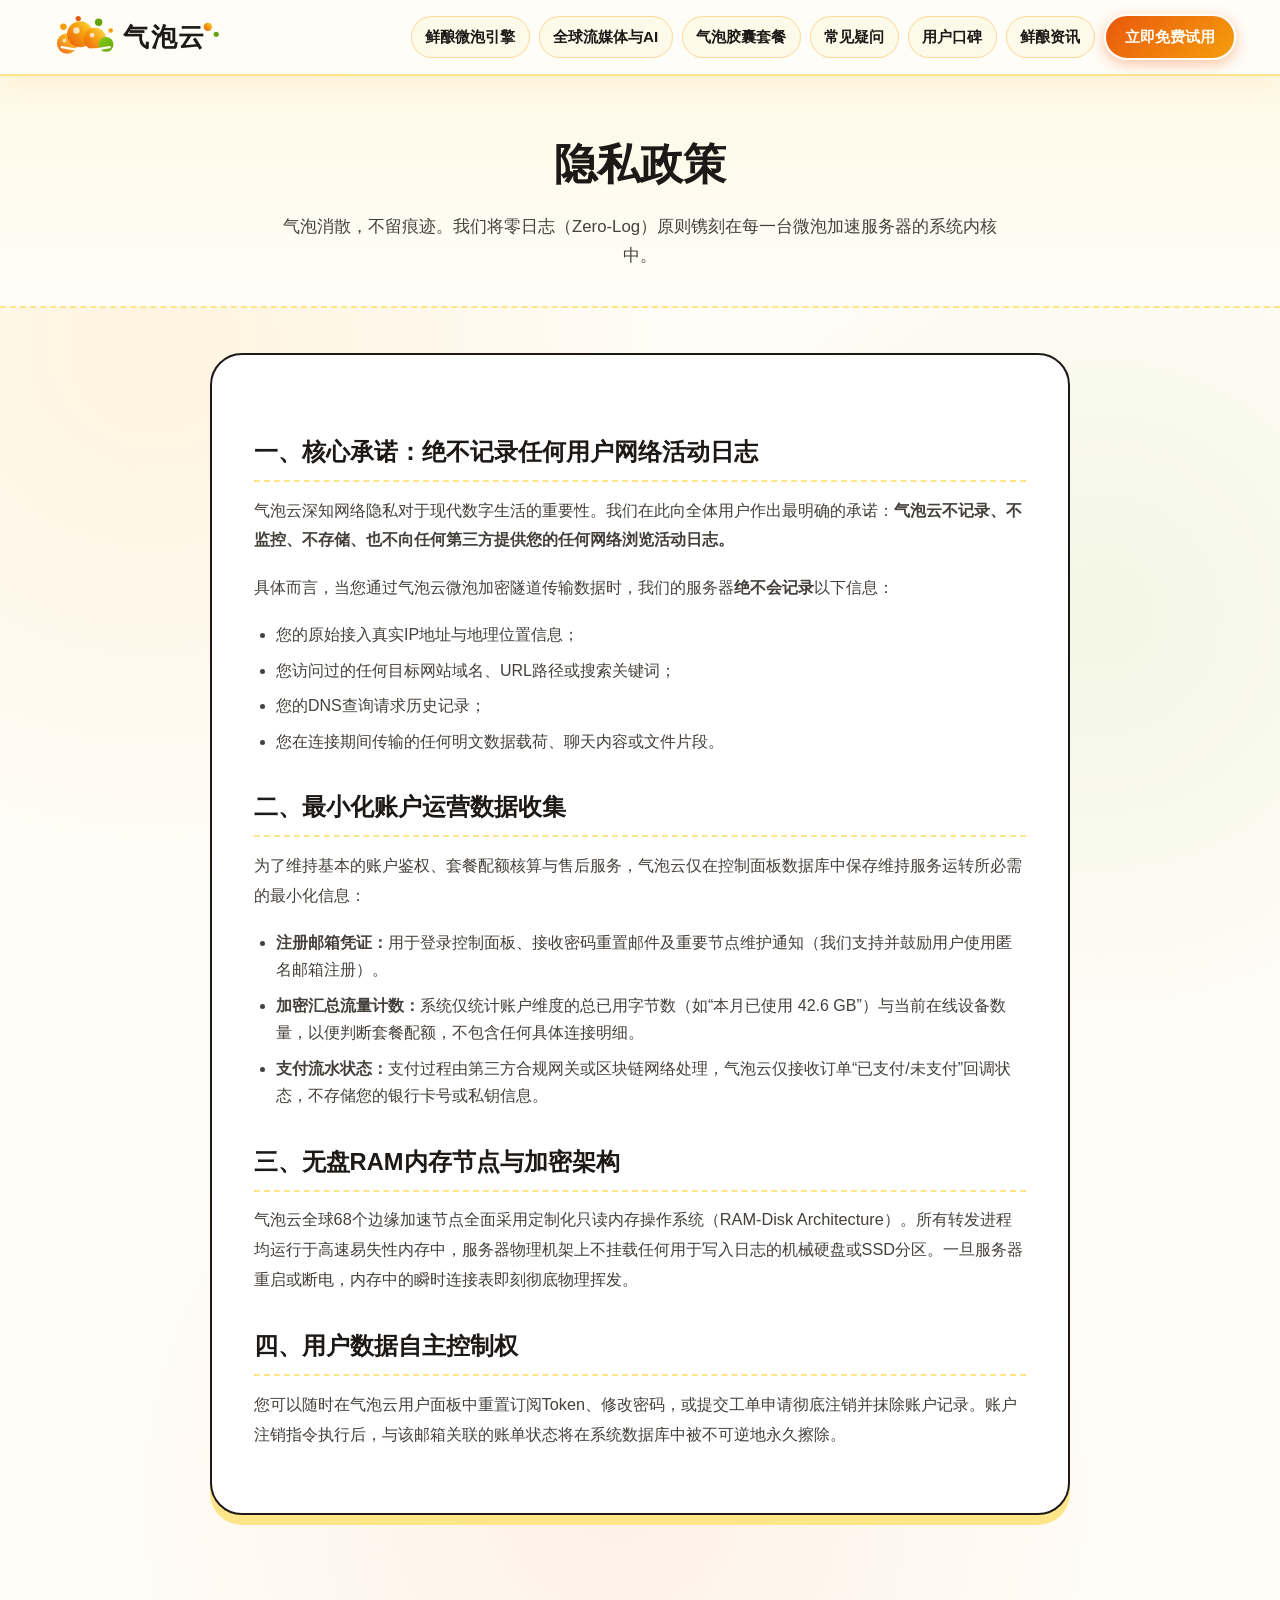
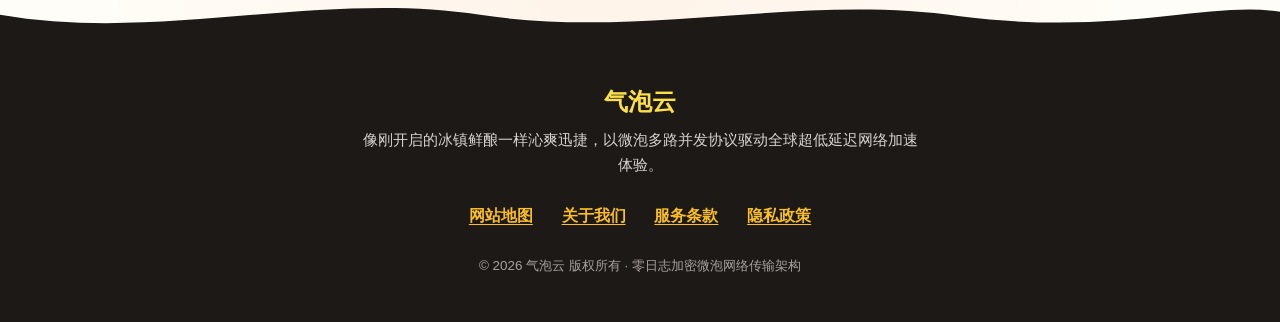
<file: privacy.html>
<!DOCTYPE html>
<html lang="zh-CN">
<head>
  <meta charset="UTF-8">
  <meta name="viewport" content="width=device-width, initial-scale=1.0">
  <title>隐私政策 - 气泡云</title>
  <meta name="description" content="气泡云隐私政策：郑重承诺严格执行零活动日志（Zero-Log）标准，采用无盘内存节点全方位保护用户通信隐私。">
  <link rel="canonical" href="https://qipaoyun.beer/privacy.html">
  <link rel="stylesheet" href="style.css">
</head>
<body>
  <header class="site-header">
  <div class="header-inner">
    <a href="index.html" class="brand-logo" aria-label="气泡云首页">
  <svg class="logo-svg" viewBox="0 0 210 54" width="200" height="50" role="img" aria-label="气泡云鲜酿微泡云朵标志">
    <defs>
      <linearGradient id="beerFizzGrad" x1="0%" y1="100%" x2="100%" y2="0%">
        <stop offset="0%" stop-color="#EA580C"/>
        <stop offset="55%" stop-color="#F59E0B"/>
        <stop offset="100%" stop-color="#FDE047"/>
      </linearGradient>
      <linearGradient id="limePopGrad" x1="0%" y1="0%" x2="100%" y2="100%">
        <stop offset="0%" stop-color="#84CC16"/>
        <stop offset="100%" stop-color="#65A30D"/>
      </linearGradient>
    </defs>
    <!-- Effervescent bubble cluster forming cloud -->
    <circle cx="22" cy="34" r="11" fill="url(#beerFizzGrad)" opacity="0.92"/>
    <circle cx="36" cy="24" r="14" fill="url(#beerFizzGrad)"/>
    <circle cx="52" cy="29" r="12" fill="url(#beerFizzGrad)" opacity="0.95"/>
    <circle cx="64" cy="35" r="8" fill="url(#limePopGrad)"/>
    <path d="M16 38 Q42 44 68 38" stroke="#FFFDF7" stroke-width="2.5" fill="none" stroke-linecap="round"/>
    <!-- Rising micro-bubbles -->
    <circle class="fizz-dot d1" cx="18" cy="16" r="3.5" fill="#F59E0B"/>
    <circle class="fizz-dot d2" cx="34" cy="7" r="2.8" fill="#EA580C"/>
    <circle class="fizz-dot d3" cx="56" cy="11" r="4" fill="#65A30D"/>
    <circle class="fizz-dot d1" cx="69" cy="20" r="2.5" fill="#F59E0B"/>
    <!-- Highlights inside bubbles -->
    <circle cx="32" cy="20" r="3.5" fill="#FFFDF7" opacity="0.75"/>
    <circle cx="49" cy="25" r="2.5" fill="#FFFDF7" opacity="0.75"/>
    <circle cx="19" cy="31" r="2" fill="#FFFDF7" opacity="0.7"/>
    <!-- Brand Text 气泡云 integrated with bubble accent -->
    <text x="82" y="37" font-family="'PingFang SC', 'Microsoft YaHei', sans-serif" font-size="28" font-weight="900" fill="#1C1917" letter-spacing="2">气泡云</text>
    <circle cx="174" cy="16" r="4.5" fill="url(#beerFizzGrad)"/>
    <circle cx="183" cy="24" r="2.8" fill="#65A30D"/>
  </svg>
</a>
    <nav class="main-nav" aria-label="主导航">
      <a href="index.html#fizz-strength" class="nav-item">鲜酿微泡引擎</a>
      <a href="index.html#media-matrix" class="nav-item">全球流媒体与AI</a>
      <a href="index.html#capsule-plans" class="nav-item">气泡胶囊套餐</a>
      <a href="index.html#bubble-faq" class="nav-item">常见疑问</a>
      <a href="index.html#user-cheers" class="nav-item">用户口碑</a>
      <a href="fizz-dispatch.html" class="nav-item ">鲜酿资讯</a>
      <a href="https://ww012.twilightaff.com/#/?code=A56DH1Af" rel="nofollow" target="_blank" class="nav-cta-btn">立即免费试用</a>
    </nav>
  </div>
</header>
  <main>
    <section class="subpage-hero">
      <div class="container">
        <h1>隐私政策</h1>
        <p>气泡消散，不留痕迹。我们将零日志（Zero-Log）原则镌刻在每一台微泡加速服务器的系统内核中。</p>
      </div>
    </section>
    <div class="container">
      <article class="prose-shell">
        <h2>一、核心承诺：绝不记录任何用户网络活动日志</h2>
        <p>气泡云深知网络隐私对于现代数字生活的重要性。我们在此向全体用户作出最明确的承诺：<strong>气泡云不记录、不监控、不存储、也不向任何第三方提供您的任何网络浏览活动日志。</strong></p>
        <p>具体而言，当您通过气泡云微泡加密隧道传输数据时，我们的服务器<strong>绝不会记录</strong>以下信息：</p>
        <ul>
          <li>您的原始接入真实IP地址与地理位置信息；</li>
          <li>您访问过的任何目标网站域名、URL路径或搜索关键词；</li>
          <li>您的DNS查询请求历史记录；</li>
          <li>您在连接期间传输的任何明文数据载荷、聊天内容或文件片段。</li>
        </ul>

        <h2>二、最小化账户运营数据收集</h2>
        <p>为了维持基本的账户鉴权、套餐配额核算与售后服务，气泡云仅在控制面板数据库中保存维持服务运转所必需的最小化信息：</p>
        <ul>
          <li><strong>注册邮箱凭证：</strong>用于登录控制面板、接收密码重置邮件及重要节点维护通知（我们支持并鼓励用户使用匿名邮箱注册）。</li>
          <li><strong>加密汇总流量计数：</strong>系统仅统计账户维度的总已用字节数（如“本月已使用 42.6 GB”）与当前在线设备数量，以便判断套餐配额，不包含任何具体连接明细。</li>
          <li><strong>支付流水状态：</strong>支付过程由第三方合规网关或区块链网络处理，气泡云仅接收订单“已支付/未支付”回调状态，不存储您的银行卡号或私钥信息。</li>
        </ul>

        <h2>三、无盘RAM内存节点与加密架构</h2>
        <p>气泡云全球68个边缘加速节点全面采用定制化只读内存操作系统（RAM-Disk Architecture）。所有转发进程均运行于高速易失性内存中，服务器物理机架上不挂载任何用于写入日志的机械硬盘或SSD分区。一旦服务器重启或断电，内存中的瞬时连接表即刻彻底物理挥发。</p>

        <h2>四、用户数据自主控制权</h2>
        <p>您可以随时在气泡云用户面板中重置订阅Token、修改密码，或提交工单申请彻底注销并抹除账户记录。账户注销指令执行后，与该邮箱关联的账单状态将在系统数据库中被不可逆地永久擦除。</p>
      </article>
    </div>
  </main>
  <footer class="site-footer">
  <div class="footer-foam-wave" aria-hidden="true">
    <svg viewBox="0 0 1440 70" preserveAspectRatio="none">
      <path d="M0,36 C180,72 360,4 540,36 C720,68 900,8 1080,38 C1260,64 1360,18 1440,32 L1440,70 L0,70 Z" fill="#1C1917"/>
    </svg>
  </div>
  <div class="footer-body">
    <div class="footer-container">
      <div class="footer-brand-note">
        <span class="footer-brand-title">气泡云</span>
        <p class="footer-tagline">像刚开启的冰镇鲜酿一样沁爽迅捷，以微泡多路并发协议驱动全球超低延迟网络加速体验。</p>
      </div>
      <nav class="footer-links" aria-label="底部合规与信息导航">
        <a href="sitemap.html">网站地图</a>
        <a href="about.html">关于我们</a>
        <a href="terms.html">服务条款</a>
        <a href="privacy.html">隐私政策</a>
      </nav>
      <p class="footer-copy">© 2026 气泡云 版权所有 · 零日志加密微泡网络传输架构</p>
    </div>
  </div>
</footer>
</body>
</html>
</file>
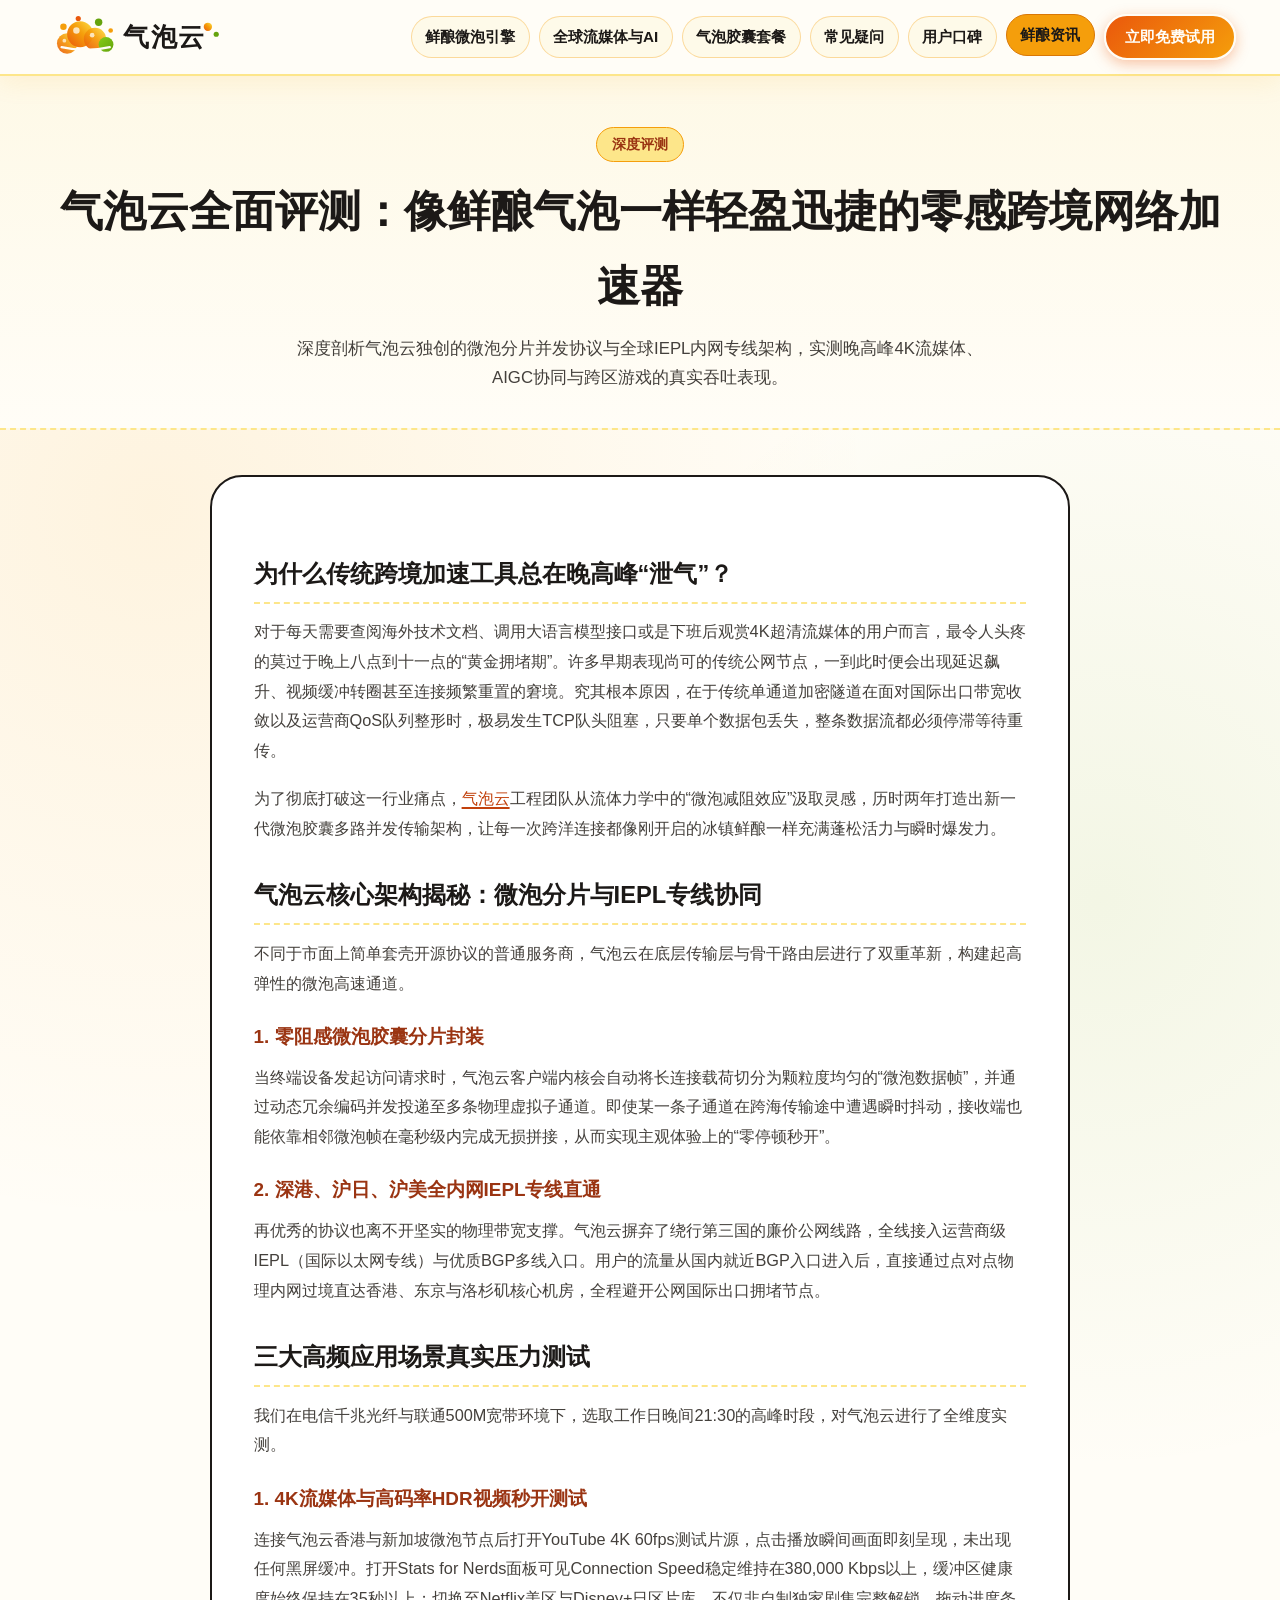
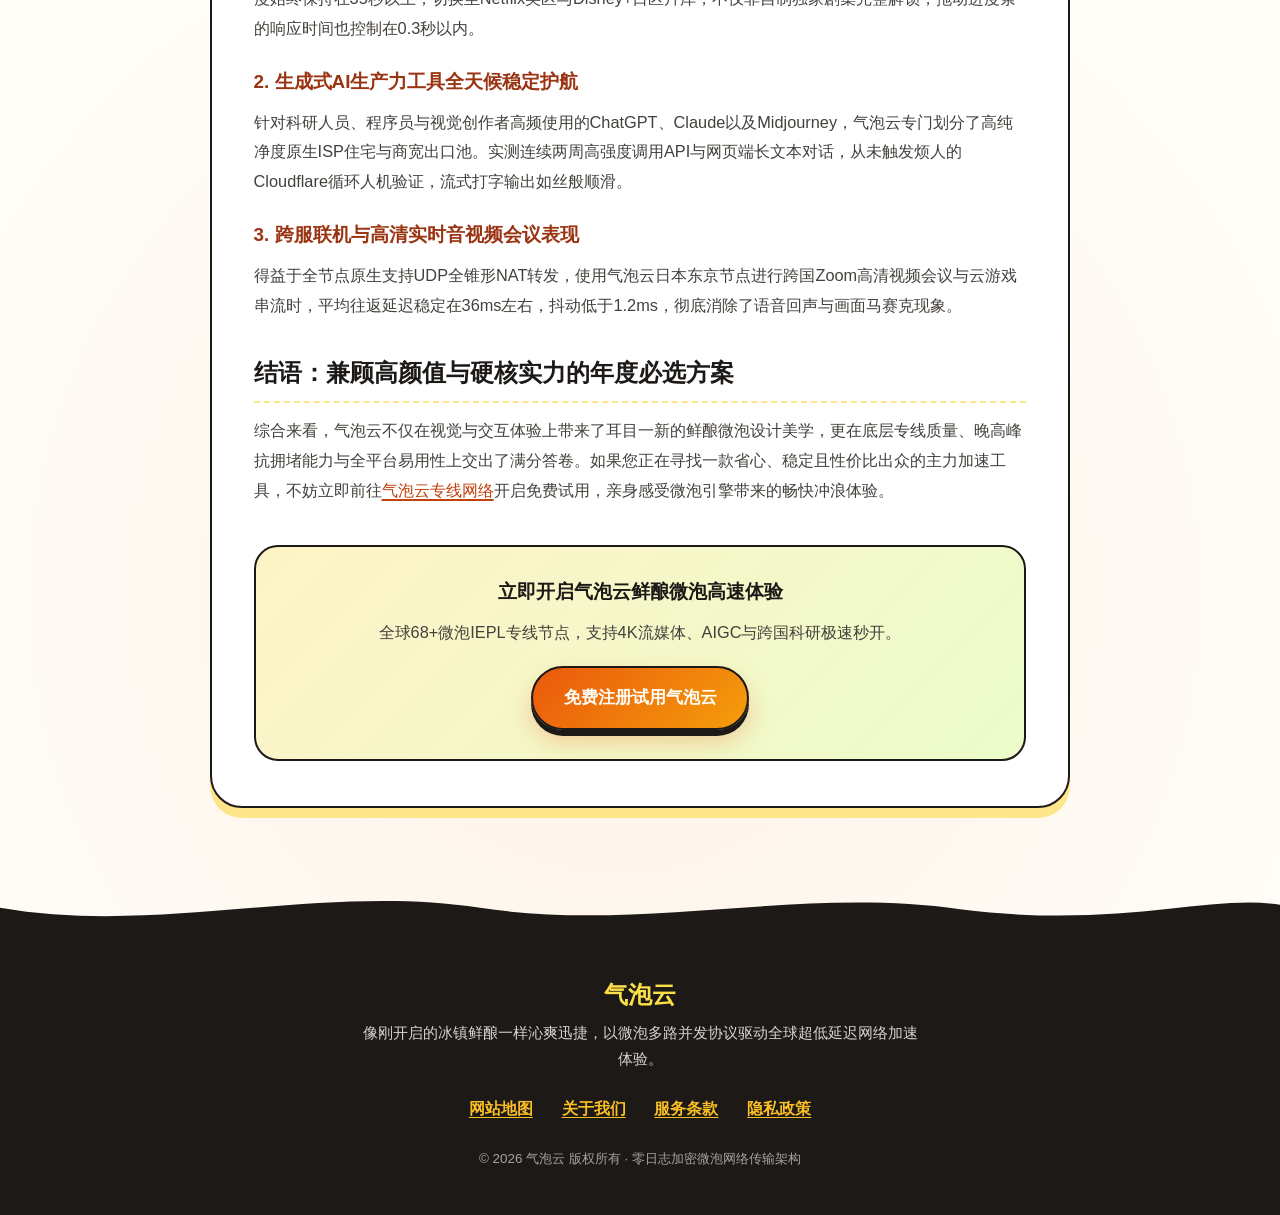
<file: qipaoyun-lightweight-capsule-protocol-review.html>
<!DOCTYPE html>
<html lang="zh-CN">
<head>
  <meta charset="UTF-8">
  <meta name="viewport" content="width=device-width, initial-scale=1.0">
  <title>气泡云全面评测：像鲜酿气泡一样轻盈迅捷的零感跨境网络加速器 - 气泡云</title>
  <meta name="description" content="深度剖析气泡云独创的微泡分片并发协议与全球IEPL内网专线架构，实测晚高峰4K流媒体、AIGC协同与跨区游戏的真实吞吐表现。">
  <link rel="canonical" href="https://qipaoyun.beer/qipaoyun-lightweight-capsule-protocol-review.html">
  <link rel="stylesheet" href="style.css">
</head>
<body>
  <header class="site-header">
  <div class="header-inner">
    <a href="index.html" class="brand-logo" aria-label="气泡云首页">
  <svg class="logo-svg" viewBox="0 0 210 54" width="200" height="50" role="img" aria-label="气泡云鲜酿微泡云朵标志">
    <defs>
      <linearGradient id="beerFizzGrad" x1="0%" y1="100%" x2="100%" y2="0%">
        <stop offset="0%" stop-color="#EA580C"/>
        <stop offset="55%" stop-color="#F59E0B"/>
        <stop offset="100%" stop-color="#FDE047"/>
      </linearGradient>
      <linearGradient id="limePopGrad" x1="0%" y1="0%" x2="100%" y2="100%">
        <stop offset="0%" stop-color="#84CC16"/>
        <stop offset="100%" stop-color="#65A30D"/>
      </linearGradient>
    </defs>
    <!-- Effervescent bubble cluster forming cloud -->
    <circle cx="22" cy="34" r="11" fill="url(#beerFizzGrad)" opacity="0.92"/>
    <circle cx="36" cy="24" r="14" fill="url(#beerFizzGrad)"/>
    <circle cx="52" cy="29" r="12" fill="url(#beerFizzGrad)" opacity="0.95"/>
    <circle cx="64" cy="35" r="8" fill="url(#limePopGrad)"/>
    <path d="M16 38 Q42 44 68 38" stroke="#FFFDF7" stroke-width="2.5" fill="none" stroke-linecap="round"/>
    <!-- Rising micro-bubbles -->
    <circle class="fizz-dot d1" cx="18" cy="16" r="3.5" fill="#F59E0B"/>
    <circle class="fizz-dot d2" cx="34" cy="7" r="2.8" fill="#EA580C"/>
    <circle class="fizz-dot d3" cx="56" cy="11" r="4" fill="#65A30D"/>
    <circle class="fizz-dot d1" cx="69" cy="20" r="2.5" fill="#F59E0B"/>
    <!-- Highlights inside bubbles -->
    <circle cx="32" cy="20" r="3.5" fill="#FFFDF7" opacity="0.75"/>
    <circle cx="49" cy="25" r="2.5" fill="#FFFDF7" opacity="0.75"/>
    <circle cx="19" cy="31" r="2" fill="#FFFDF7" opacity="0.7"/>
    <!-- Brand Text 气泡云 integrated with bubble accent -->
    <text x="82" y="37" font-family="'PingFang SC', 'Microsoft YaHei', sans-serif" font-size="28" font-weight="900" fill="#1C1917" letter-spacing="2">气泡云</text>
    <circle cx="174" cy="16" r="4.5" fill="url(#beerFizzGrad)"/>
    <circle cx="183" cy="24" r="2.8" fill="#65A30D"/>
  </svg>
</a>
    <nav class="main-nav" aria-label="主导航">
      <a href="index.html#fizz-strength" class="nav-item">鲜酿微泡引擎</a>
      <a href="index.html#media-matrix" class="nav-item">全球流媒体与AI</a>
      <a href="index.html#capsule-plans" class="nav-item">气泡胶囊套餐</a>
      <a href="index.html#bubble-faq" class="nav-item">常见疑问</a>
      <a href="index.html#user-cheers" class="nav-item">用户口碑</a>
      <a href="fizz-dispatch.html" class="nav-item active-nav">鲜酿资讯</a>
      <a href="https://ww012.twilightaff.com/#/?code=A56DH1Af" rel="nofollow" target="_blank" class="nav-cta-btn">立即免费试用</a>
    </nav>
  </div>
</header>
  <main>
    <section class="subpage-hero">
      <div class="container">
        <span class="section-tag">深度评测</span>
        <h1>气泡云全面评测：像鲜酿气泡一样轻盈迅捷的零感跨境网络加速器</h1>
        <p>深度剖析气泡云独创的微泡分片并发协议与全球IEPL内网专线架构，实测晚高峰4K流媒体、AIGC协同与跨区游戏的真实吞吐表现。</p>
      </div>
    </section>
    <div class="container">
      <article class="prose-shell">
        
<h2>为什么传统跨境加速工具总在晚高峰“泄气”？</h2>
<p>对于每天需要查阅海外技术文档、调用大语言模型接口或是下班后观赏4K超清流媒体的用户而言，最令人头疼的莫过于晚上八点到十一点的“黄金拥堵期”。许多早期表现尚可的传统公网节点，一到此时便会出现延迟飙升、视频缓冲转圈甚至连接频繁重置的窘境。究其根本原因，在于传统单通道加密隧道在面对国际出口带宽收敛以及运营商QoS队列整形时，极易发生TCP队头阻塞，只要单个数据包丢失，整条数据流都必须停滞等待重传。</p>
<p>为了彻底打破这一行业痛点，<a href="index.html">气泡云</a>工程团队从流体力学中的“微泡减阻效应”汲取灵感，历时两年打造出新一代微泡胶囊多路并发传输架构，让每一次跨洋连接都像刚开启的冰镇鲜酿一样充满蓬松活力与瞬时爆发力。</p>

<h2>气泡云核心架构揭秘：微泡分片与IEPL专线协同</h2>
<p>不同于市面上简单套壳开源协议的普通服务商，气泡云在底层传输层与骨干路由层进行了双重革新，构建起高弹性的微泡高速通道。</p>

<h3>1. 零阻感微泡胶囊分片封装</h3>
<p>当终端设备发起访问请求时，气泡云客户端内核会自动将长连接载荷切分为颗粒度均匀的“微泡数据帧”，并通过动态冗余编码并发投递至多条物理虚拟子通道。即使某一条子通道在跨海传输途中遭遇瞬时抖动，接收端也能依靠相邻微泡帧在毫秒级内完成无损拼接，从而实现主观体验上的“零停顿秒开”。</p>

<h3>2. 深港、沪日、沪美全内网IEPL专线直通</h3>
<p>再优秀的协议也离不开坚实的物理带宽支撑。气泡云摒弃了绕行第三国的廉价公网线路，全线接入运营商级IEPL（国际以太网专线）与优质BGP多线入口。用户的流量从国内就近BGP入口进入后，直接通过点对点物理内网过境直达香港、东京与洛杉矶核心机房，全程避开公网国际出口拥堵节点。</p>

<h2>三大高频应用场景真实压力测试</h2>
<p>我们在电信千兆光纤与联通500M宽带环境下，选取工作日晚间21:30的高峰时段，对气泡云进行了全维度实测。</p>

<h3>1. 4K流媒体与高码率HDR视频秒开测试</h3>
<p>连接气泡云香港与新加坡微泡节点后打开YouTube 4K 60fps测试片源，点击播放瞬间画面即刻呈现，未出现任何黑屏缓冲。打开Stats for Nerds面板可见Connection Speed稳定维持在380,000 Kbps以上，缓冲区健康度始终保持在35秒以上；切换至Netflix美区与Disney+日区片库，不仅非自制独家剧集完整解锁，拖动进度条的响应时间也控制在0.3秒以内。</p>

<h3>2. 生成式AI生产力工具全天候稳定护航</h3>
<p>针对科研人员、程序员与视觉创作者高频使用的ChatGPT、Claude以及Midjourney，气泡云专门划分了高纯净度原生ISP住宅与商宽出口池。实测连续两周高强度调用API与网页端长文本对话，从未触发烦人的Cloudflare循环人机验证，流式打字输出如丝般顺滑。</p>

<h3>3. 跨服联机与高清实时音视频会议表现</h3>
<p>得益于全节点原生支持UDP全锥形NAT转发，使用气泡云日本东京节点进行跨国Zoom高清视频会议与云游戏串流时，平均往返延迟稳定在36ms左右，抖动低于1.2ms，彻底消除了语音回声与画面马赛克现象。</p>

<h2>结语：兼顾高颜值与硬核实力的年度必选方案</h2>
<p>综合来看，气泡云不仅在视觉与交互体验上带来了耳目一新的鲜酿微泡设计美学，更在底层专线质量、晚高峰抗拥堵能力与全平台易用性上交出了满分答卷。如果您正在寻找一款省心、稳定且性价比出众的主力加速工具，不妨立即前往<a href="index.html">气泡云专线网络</a>开启免费试用，亲身感受微泡引擎带来的畅快冲浪体验。</p>

        <div class="article-cta-banner">
          <h3>立即开启气泡云鲜酿微泡高速体验</h3>
          <p>全球68+微泡IEPL专线节点，支持4K流媒体、AIGC与跨国科研极速秒开。</p>
          <a href="https://ww012.twilightaff.com/#/?code=A56DH1Af" rel="nofollow" target="_blank" class="btn-primary-fizz">免费注册试用气泡云</a>
        </div>
      </article>
    </div>
  </main>
  <footer class="site-footer">
  <div class="footer-foam-wave" aria-hidden="true">
    <svg viewBox="0 0 1440 70" preserveAspectRatio="none">
      <path d="M0,36 C180,72 360,4 540,36 C720,68 900,8 1080,38 C1260,64 1360,18 1440,32 L1440,70 L0,70 Z" fill="#1C1917"/>
    </svg>
  </div>
  <div class="footer-body">
    <div class="footer-container">
      <div class="footer-brand-note">
        <span class="footer-brand-title">气泡云</span>
        <p class="footer-tagline">像刚开启的冰镇鲜酿一样沁爽迅捷，以微泡多路并发协议驱动全球超低延迟网络加速体验。</p>
      </div>
      <nav class="footer-links" aria-label="底部合规与信息导航">
        <a href="sitemap.html">网站地图</a>
        <a href="about.html">关于我们</a>
        <a href="terms.html">服务条款</a>
        <a href="privacy.html">隐私政策</a>
      </nav>
      <p class="footer-copy">© 2026 气泡云 版权所有 · 零日志加密微泡网络传输架构</p>
    </div>
  </div>
</footer>
</body>
</html>
</file>
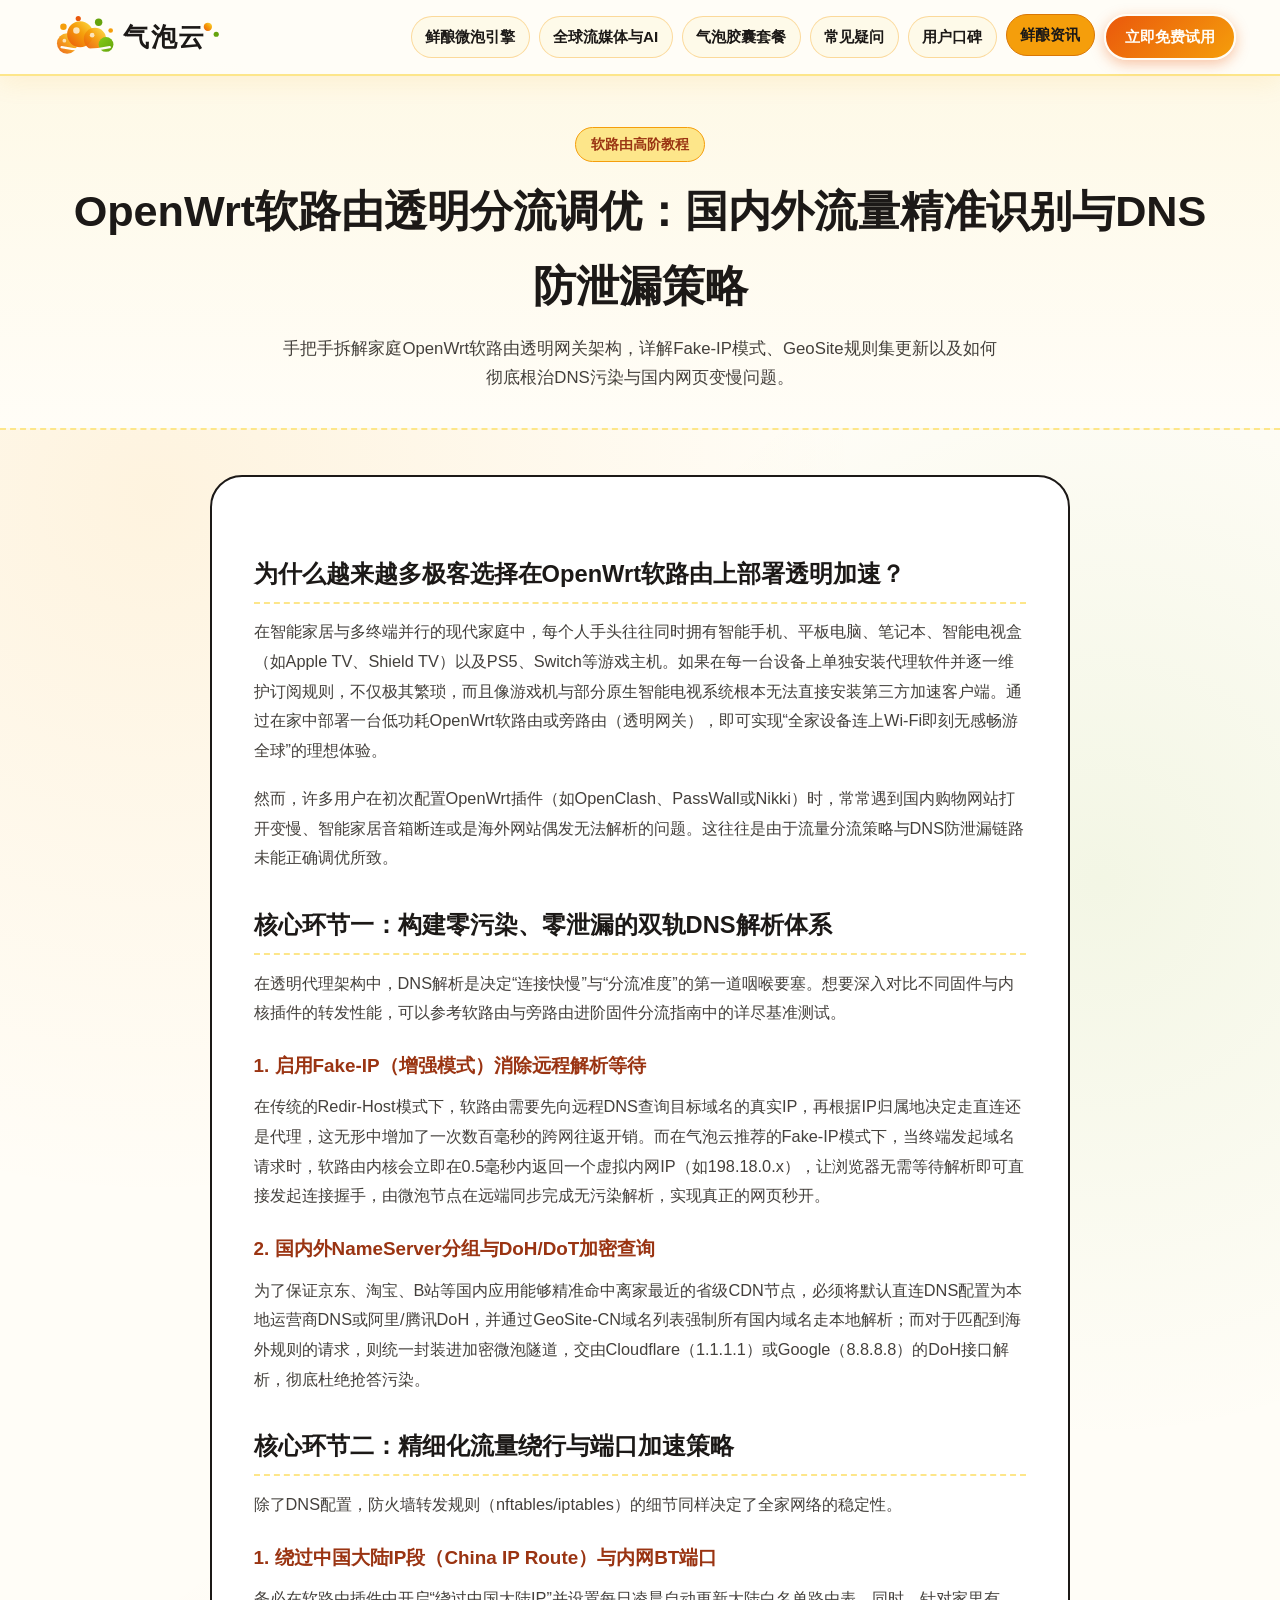
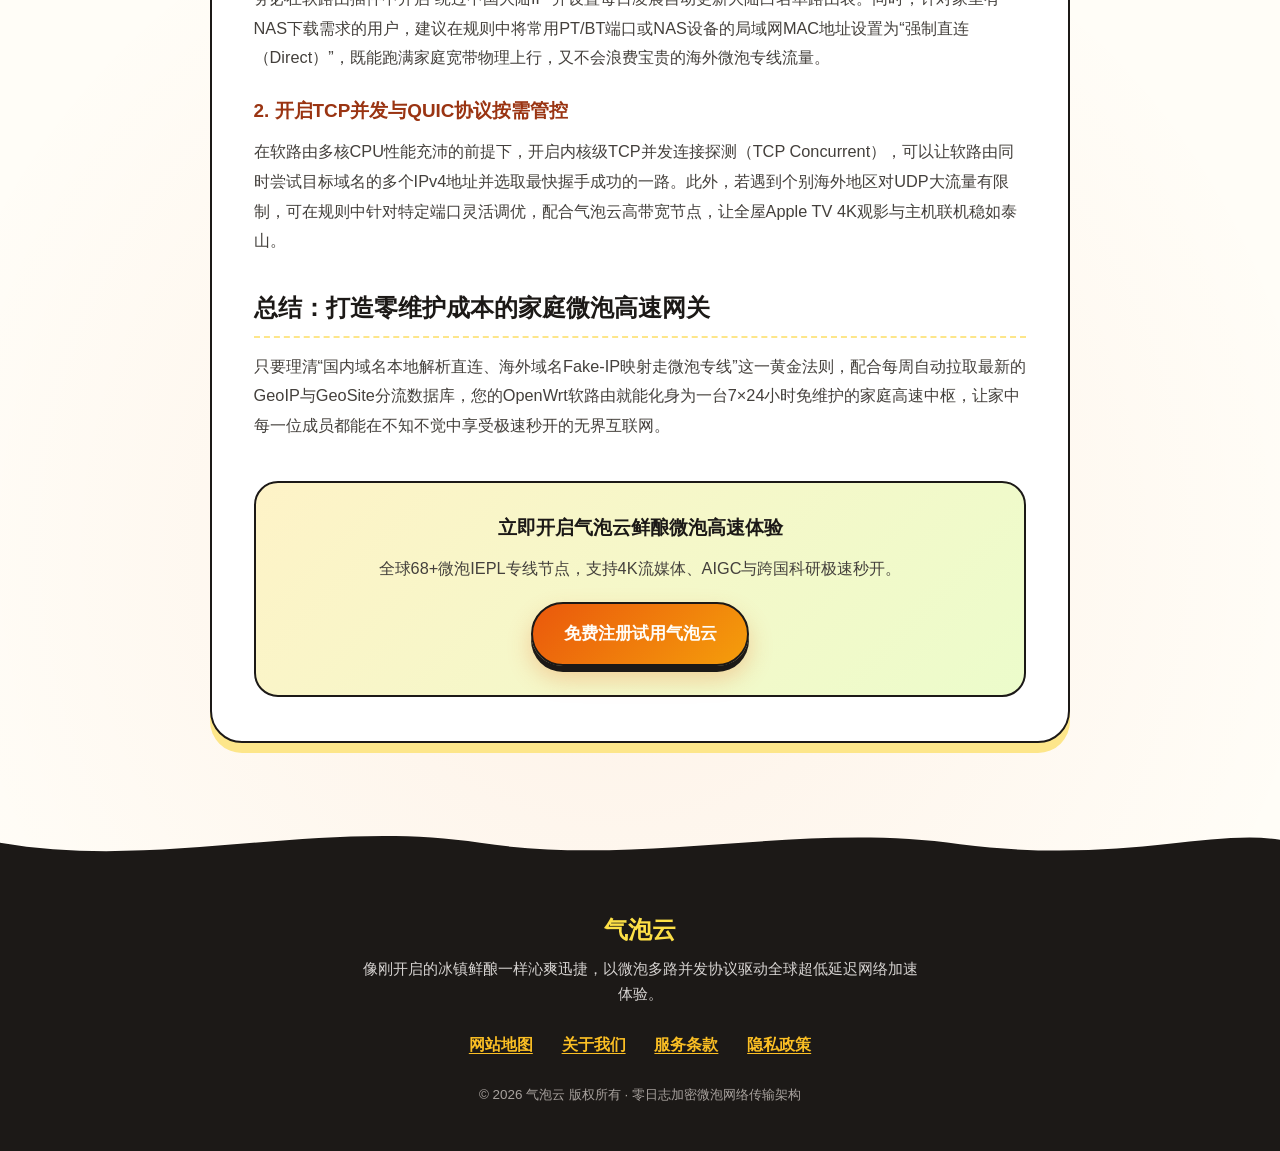
<file: router-openwrt-transparent-proxy-tuning.html>
<!DOCTYPE html>
<html lang="zh-CN">
<head>
  <meta charset="UTF-8">
  <meta name="viewport" content="width=device-width, initial-scale=1.0">
  <title>OpenWrt软路由透明分流调优：国内外流量精准识别与DNS防泄漏策略 - 气泡云</title>
  <meta name="description" content="手把手拆解家庭OpenWrt软路由透明网关架构，详解Fake-IP模式、GeoSite规则集更新以及如何彻底根治DNS污染与国内网页变慢问题。">
  <link rel="canonical" href="https://qipaoyun.beer/router-openwrt-transparent-proxy-tuning.html">
  <link rel="stylesheet" href="style.css">
</head>
<body>
  <header class="site-header">
  <div class="header-inner">
    <a href="index.html" class="brand-logo" aria-label="气泡云首页">
  <svg class="logo-svg" viewBox="0 0 210 54" width="200" height="50" role="img" aria-label="气泡云鲜酿微泡云朵标志">
    <defs>
      <linearGradient id="beerFizzGrad" x1="0%" y1="100%" x2="100%" y2="0%">
        <stop offset="0%" stop-color="#EA580C"/>
        <stop offset="55%" stop-color="#F59E0B"/>
        <stop offset="100%" stop-color="#FDE047"/>
      </linearGradient>
      <linearGradient id="limePopGrad" x1="0%" y1="0%" x2="100%" y2="100%">
        <stop offset="0%" stop-color="#84CC16"/>
        <stop offset="100%" stop-color="#65A30D"/>
      </linearGradient>
    </defs>
    <!-- Effervescent bubble cluster forming cloud -->
    <circle cx="22" cy="34" r="11" fill="url(#beerFizzGrad)" opacity="0.92"/>
    <circle cx="36" cy="24" r="14" fill="url(#beerFizzGrad)"/>
    <circle cx="52" cy="29" r="12" fill="url(#beerFizzGrad)" opacity="0.95"/>
    <circle cx="64" cy="35" r="8" fill="url(#limePopGrad)"/>
    <path d="M16 38 Q42 44 68 38" stroke="#FFFDF7" stroke-width="2.5" fill="none" stroke-linecap="round"/>
    <!-- Rising micro-bubbles -->
    <circle class="fizz-dot d1" cx="18" cy="16" r="3.5" fill="#F59E0B"/>
    <circle class="fizz-dot d2" cx="34" cy="7" r="2.8" fill="#EA580C"/>
    <circle class="fizz-dot d3" cx="56" cy="11" r="4" fill="#65A30D"/>
    <circle class="fizz-dot d1" cx="69" cy="20" r="2.5" fill="#F59E0B"/>
    <!-- Highlights inside bubbles -->
    <circle cx="32" cy="20" r="3.5" fill="#FFFDF7" opacity="0.75"/>
    <circle cx="49" cy="25" r="2.5" fill="#FFFDF7" opacity="0.75"/>
    <circle cx="19" cy="31" r="2" fill="#FFFDF7" opacity="0.7"/>
    <!-- Brand Text 气泡云 integrated with bubble accent -->
    <text x="82" y="37" font-family="'PingFang SC', 'Microsoft YaHei', sans-serif" font-size="28" font-weight="900" fill="#1C1917" letter-spacing="2">气泡云</text>
    <circle cx="174" cy="16" r="4.5" fill="url(#beerFizzGrad)"/>
    <circle cx="183" cy="24" r="2.8" fill="#65A30D"/>
  </svg>
</a>
    <nav class="main-nav" aria-label="主导航">
      <a href="index.html#fizz-strength" class="nav-item">鲜酿微泡引擎</a>
      <a href="index.html#media-matrix" class="nav-item">全球流媒体与AI</a>
      <a href="index.html#capsule-plans" class="nav-item">气泡胶囊套餐</a>
      <a href="index.html#bubble-faq" class="nav-item">常见疑问</a>
      <a href="index.html#user-cheers" class="nav-item">用户口碑</a>
      <a href="fizz-dispatch.html" class="nav-item active-nav">鲜酿资讯</a>
      <a href="https://ww012.twilightaff.com/#/?code=A56DH1Af" rel="nofollow" target="_blank" class="nav-cta-btn">立即免费试用</a>
    </nav>
  </div>
</header>
  <main>
    <section class="subpage-hero">
      <div class="container">
        <span class="section-tag">软路由高阶教程</span>
        <h1>OpenWrt软路由透明分流调优：国内外流量精准识别与DNS防泄漏策略</h1>
        <p>手把手拆解家庭OpenWrt软路由透明网关架构，详解Fake-IP模式、GeoSite规则集更新以及如何彻底根治DNS污染与国内网页变慢问题。</p>
      </div>
    </section>
    <div class="container">
      <article class="prose-shell">
        
<h2>为什么越来越多极客选择在OpenWrt软路由上部署透明加速？</h2>
<p>在智能家居与多终端并行的现代家庭中，每个人手头往往同时拥有智能手机、平板电脑、笔记本、智能电视盒（如Apple TV、Shield TV）以及PS5、Switch等游戏主机。如果在每一台设备上单独安装代理软件并逐一维护订阅规则，不仅极其繁琐，而且像游戏机与部分原生智能电视系统根本无法直接安装第三方加速客户端。通过在家中部署一台低功耗OpenWrt软路由或旁路由（透明网关），即可实现“全家设备连上Wi-Fi即刻无感畅游全球”的理想体验。</p>
<p>然而，许多用户在初次配置OpenWrt插件（如OpenClash、PassWall或Nikki）时，常常遇到国内购物网站打开变慢、智能家居音箱断连或是海外网站偶发无法解析的问题。这往往是由于流量分流策略与DNS防泄漏链路未能正确调优所致。</p>

<h2>核心环节一：构建零污染、零泄漏的双轨DNS解析体系</h2>
<p>在透明代理架构中，DNS解析是决定“连接快慢”与“分流准度”的第一道咽喉要塞。想要深入对比不同固件与内核插件的转发性能，可以参考软路由与旁路由进阶固件分流指南中的详尽基准测试。</p>

<h3>1. 启用Fake-IP（增强模式）消除远程解析等待</h3>
<p>在传统的Redir-Host模式下，软路由需要先向远程DNS查询目标域名的真实IP，再根据IP归属地决定走直连还是代理，这无形中增加了一次数百毫秒的跨网往返开销。而在气泡云推荐的Fake-IP模式下，当终端发起域名请求时，软路由内核会立即在0.5毫秒内返回一个虚拟内网IP（如198.18.0.x），让浏览器无需等待解析即可直接发起连接握手，由微泡节点在远端同步完成无污染解析，实现真正的网页秒开。</p>

<h3>2. 国内外NameServer分组与DoH/DoT加密查询</h3>
<p>为了保证京东、淘宝、B站等国内应用能够精准命中离家最近的省级CDN节点，必须将默认直连DNS配置为本地运营商DNS或阿里/腾讯DoH，并通过GeoSite-CN域名列表强制所有国内域名走本地解析；而对于匹配到海外规则的请求，则统一封装进加密微泡隧道，交由Cloudflare（1.1.1.1）或Google（8.8.8.8）的DoH接口解析，彻底杜绝抢答污染。</p>

<h2>核心环节二：精细化流量绕行与端口加速策略</h2>
<p>除了DNS配置，防火墙转发规则（nftables/iptables）的细节同样决定了全家网络的稳定性。</p>

<h3>1. 绕过中国大陆IP段（China IP Route）与内网BT端口</h3>
<p>务必在软路由插件中开启“绕过中国大陆IP”并设置每日凌晨自动更新大陆白名单路由表。同时，针对家里有NAS下载需求的用户，建议在规则中将常用PT/BT端口或NAS设备的局域网MAC地址设置为“强制直连（Direct）”，既能跑满家庭宽带物理上行，又不会浪费宝贵的海外微泡专线流量。</p>

<h3>2. 开启TCP并发与QUIC协议按需管控</h3>
<p>在软路由多核CPU性能充沛的前提下，开启内核级TCP并发连接探测（TCP Concurrent），可以让软路由同时尝试目标域名的多个IPv4地址并选取最快握手成功的一路。此外，若遇到个别海外地区对UDP大流量有限制，可在规则中针对特定端口灵活调优，配合气泡云高带宽节点，让全屋Apple TV 4K观影与主机联机稳如泰山。</p>

<h2>总结：打造零维护成本的家庭微泡高速网关</h2>
<p>只要理清“国内域名本地解析直连、海外域名Fake-IP映射走微泡专线”这一黄金法则，配合每周自动拉取最新的GeoIP与GeoSite分流数据库，您的OpenWrt软路由就能化身为一台7×24小时免维护的家庭高速中枢，让家中每一位成员都能在不知不觉中享受极速秒开的无界互联网。</p>

        <div class="article-cta-banner">
          <h3>立即开启气泡云鲜酿微泡高速体验</h3>
          <p>全球68+微泡IEPL专线节点，支持4K流媒体、AIGC与跨国科研极速秒开。</p>
          <a href="https://ww012.twilightaff.com/#/?code=A56DH1Af" rel="nofollow" target="_blank" class="btn-primary-fizz">免费注册试用气泡云</a>
        </div>
      </article>
    </div>
  </main>
  <footer class="site-footer">
  <div class="footer-foam-wave" aria-hidden="true">
    <svg viewBox="0 0 1440 70" preserveAspectRatio="none">
      <path d="M0,36 C180,72 360,4 540,36 C720,68 900,8 1080,38 C1260,64 1360,18 1440,32 L1440,70 L0,70 Z" fill="#1C1917"/>
    </svg>
  </div>
  <div class="footer-body">
    <div class="footer-container">
      <div class="footer-brand-note">
        <span class="footer-brand-title">气泡云</span>
        <p class="footer-tagline">像刚开启的冰镇鲜酿一样沁爽迅捷，以微泡多路并发协议驱动全球超低延迟网络加速体验。</p>
      </div>
      <nav class="footer-links" aria-label="底部合规与信息导航">
        <a href="sitemap.html">网站地图</a>
        <a href="about.html">关于我们</a>
        <a href="terms.html">服务条款</a>
        <a href="privacy.html">隐私政策</a>
      </nav>
      <p class="footer-copy">© 2026 气泡云 版权所有 · 零日志加密微泡网络传输架构</p>
    </div>
  </div>
</footer>
</body>
</html>
</file>
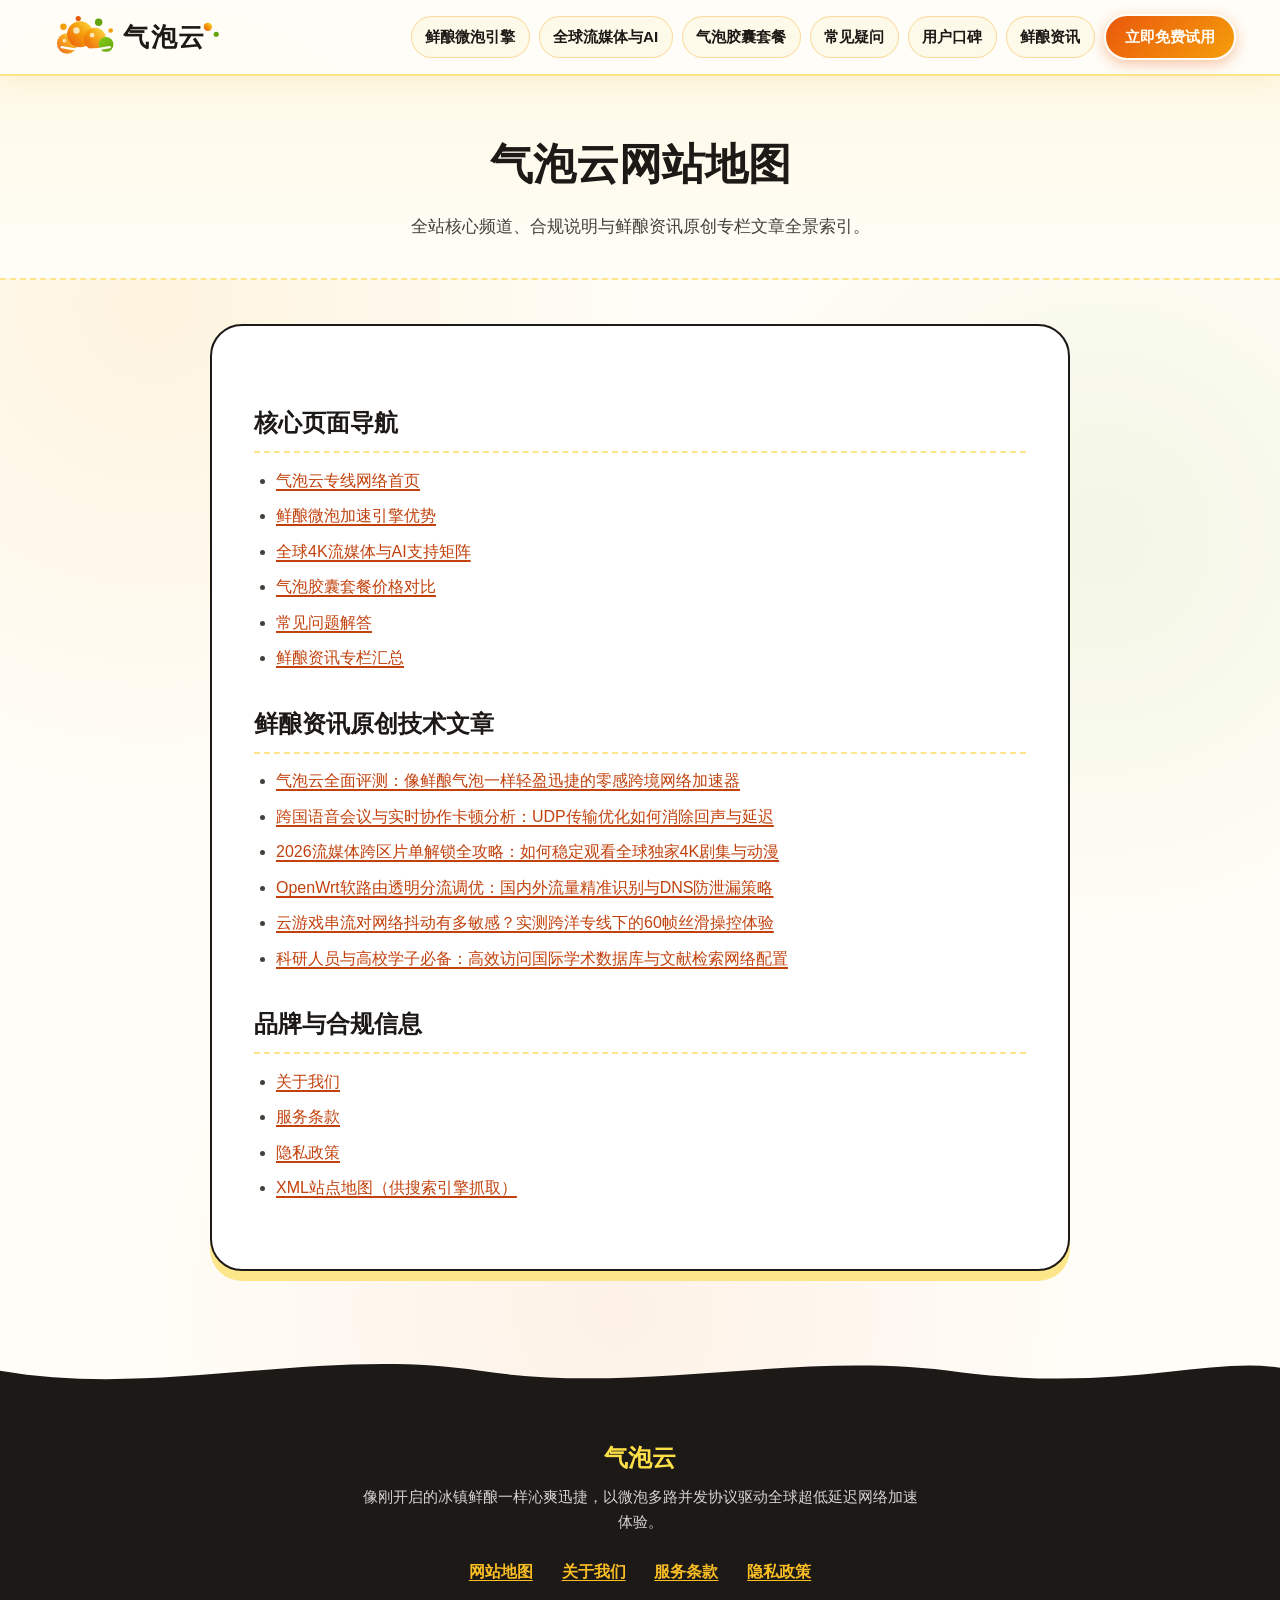
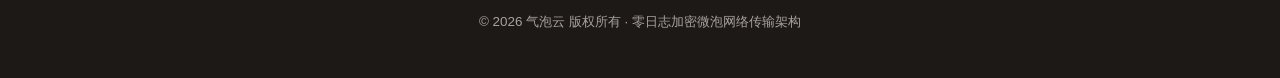
<file: sitemap.html>
<!DOCTYPE html>
<html lang="zh-CN">
<head>
  <meta charset="UTF-8">
  <meta name="viewport" content="width=device-width, initial-scale=1.0">
  <title>网站地图 - 气泡云</title>
  <meta name="description" content="气泡云全站网页索引地图：快速直达首页、套餐价格、鲜酿资讯技术文章、关于我们、服务条款及隐私政策。">
  <link rel="canonical" href="https://qipaoyun.beer/sitemap.html">
  <link rel="stylesheet" href="style.css">
</head>
<body>
  <header class="site-header">
  <div class="header-inner">
    <a href="index.html" class="brand-logo" aria-label="气泡云首页">
  <svg class="logo-svg" viewBox="0 0 210 54" width="200" height="50" role="img" aria-label="气泡云鲜酿微泡云朵标志">
    <defs>
      <linearGradient id="beerFizzGrad" x1="0%" y1="100%" x2="100%" y2="0%">
        <stop offset="0%" stop-color="#EA580C"/>
        <stop offset="55%" stop-color="#F59E0B"/>
        <stop offset="100%" stop-color="#FDE047"/>
      </linearGradient>
      <linearGradient id="limePopGrad" x1="0%" y1="0%" x2="100%" y2="100%">
        <stop offset="0%" stop-color="#84CC16"/>
        <stop offset="100%" stop-color="#65A30D"/>
      </linearGradient>
    </defs>
    <!-- Effervescent bubble cluster forming cloud -->
    <circle cx="22" cy="34" r="11" fill="url(#beerFizzGrad)" opacity="0.92"/>
    <circle cx="36" cy="24" r="14" fill="url(#beerFizzGrad)"/>
    <circle cx="52" cy="29" r="12" fill="url(#beerFizzGrad)" opacity="0.95"/>
    <circle cx="64" cy="35" r="8" fill="url(#limePopGrad)"/>
    <path d="M16 38 Q42 44 68 38" stroke="#FFFDF7" stroke-width="2.5" fill="none" stroke-linecap="round"/>
    <!-- Rising micro-bubbles -->
    <circle class="fizz-dot d1" cx="18" cy="16" r="3.5" fill="#F59E0B"/>
    <circle class="fizz-dot d2" cx="34" cy="7" r="2.8" fill="#EA580C"/>
    <circle class="fizz-dot d3" cx="56" cy="11" r="4" fill="#65A30D"/>
    <circle class="fizz-dot d1" cx="69" cy="20" r="2.5" fill="#F59E0B"/>
    <!-- Highlights inside bubbles -->
    <circle cx="32" cy="20" r="3.5" fill="#FFFDF7" opacity="0.75"/>
    <circle cx="49" cy="25" r="2.5" fill="#FFFDF7" opacity="0.75"/>
    <circle cx="19" cy="31" r="2" fill="#FFFDF7" opacity="0.7"/>
    <!-- Brand Text 气泡云 integrated with bubble accent -->
    <text x="82" y="37" font-family="'PingFang SC', 'Microsoft YaHei', sans-serif" font-size="28" font-weight="900" fill="#1C1917" letter-spacing="2">气泡云</text>
    <circle cx="174" cy="16" r="4.5" fill="url(#beerFizzGrad)"/>
    <circle cx="183" cy="24" r="2.8" fill="#65A30D"/>
  </svg>
</a>
    <nav class="main-nav" aria-label="主导航">
      <a href="index.html#fizz-strength" class="nav-item">鲜酿微泡引擎</a>
      <a href="index.html#media-matrix" class="nav-item">全球流媒体与AI</a>
      <a href="index.html#capsule-plans" class="nav-item">气泡胶囊套餐</a>
      <a href="index.html#bubble-faq" class="nav-item">常见疑问</a>
      <a href="index.html#user-cheers" class="nav-item">用户口碑</a>
      <a href="fizz-dispatch.html" class="nav-item ">鲜酿资讯</a>
      <a href="https://ww012.twilightaff.com/#/?code=A56DH1Af" rel="nofollow" target="_blank" class="nav-cta-btn">立即免费试用</a>
    </nav>
  </div>
</header>
  <main>
    <section class="subpage-hero">
      <div class="container">
        <h1>气泡云网站地图</h1>
        <p>全站核心频道、合规说明与鲜酿资讯原创专栏文章全景索引。</p>
      </div>
    </section>
    <div class="container">
      <article class="prose-shell">
        <h2>核心页面导航</h2>
        <ul>
          <li><a href="index.html">气泡云专线网络首页</a></li>
          <li><a href="index.html#fizz-strength">鲜酿微泡加速引擎优势</a></li>
          <li><a href="index.html#media-matrix">全球4K流媒体与AI支持矩阵</a></li>
          <li><a href="index.html#capsule-plans">气泡胶囊套餐价格对比</a></li>
          <li><a href="index.html#bubble-faq">常见问题解答</a></li>
          <li><a href="fizz-dispatch.html">鲜酿资讯专栏汇总</a></li>
        </ul>

        <h2>鲜酿资讯原创技术文章</h2>
        <ul>
          <li><a href="qipaoyun-lightweight-capsule-protocol-review.html">气泡云全面评测：像鲜酿气泡一样轻盈迅捷的零感跨境网络加速器</a></li>
<li><a href="udp-hole-punching-low-latency-voice.html">跨国语音会议与实时协作卡顿分析：UDP传输优化如何消除回声与延迟</a></li>
<li><a href="netflix-disney-multi-region-library-guide.html">2026流媒体跨区片单解锁全攻略：如何稳定观看全球独家4K剧集与动漫</a></li>
<li><a href="router-openwrt-transparent-proxy-tuning.html">OpenWrt软路由透明分流调优：国内外流量精准识别与DNS防泄漏策略</a></li>
<li><a href="cloud-gaming-geforce-now-xbox-latency.html">云游戏串流对网络抖动有多敏感？实测跨洋专线下的60帧丝滑操控体验</a></li>
<li><a href="academic-scholar-literature-search-setup.html">科研人员与高校学子必备：高效访问国际学术数据库与文献检索网络配置</a></li>
        </ul>

        <h2>品牌与合规信息</h2>
        <ul>
          <li><a href="about.html">关于我们</a></li>
          <li><a href="terms.html">服务条款</a></li>
          <li><a href="privacy.html">隐私政策</a></li>
          <li><a href="sitemap.xml">XML站点地图（供搜索引擎抓取）</a></li>
        </ul>
      </article>
    </div>
  </main>
  <footer class="site-footer">
  <div class="footer-foam-wave" aria-hidden="true">
    <svg viewBox="0 0 1440 70" preserveAspectRatio="none">
      <path d="M0,36 C180,72 360,4 540,36 C720,68 900,8 1080,38 C1260,64 1360,18 1440,32 L1440,70 L0,70 Z" fill="#1C1917"/>
    </svg>
  </div>
  <div class="footer-body">
    <div class="footer-container">
      <div class="footer-brand-note">
        <span class="footer-brand-title">气泡云</span>
        <p class="footer-tagline">像刚开启的冰镇鲜酿一样沁爽迅捷，以微泡多路并发协议驱动全球超低延迟网络加速体验。</p>
      </div>
      <nav class="footer-links" aria-label="底部合规与信息导航">
        <a href="sitemap.html">网站地图</a>
        <a href="about.html">关于我们</a>
        <a href="terms.html">服务条款</a>
        <a href="privacy.html">隐私政策</a>
      </nav>
      <p class="footer-copy">© 2026 气泡云 版权所有 · 零日志加密微泡网络传输架构</p>
    </div>
  </div>
</footer>
</body>
</html>
</file>
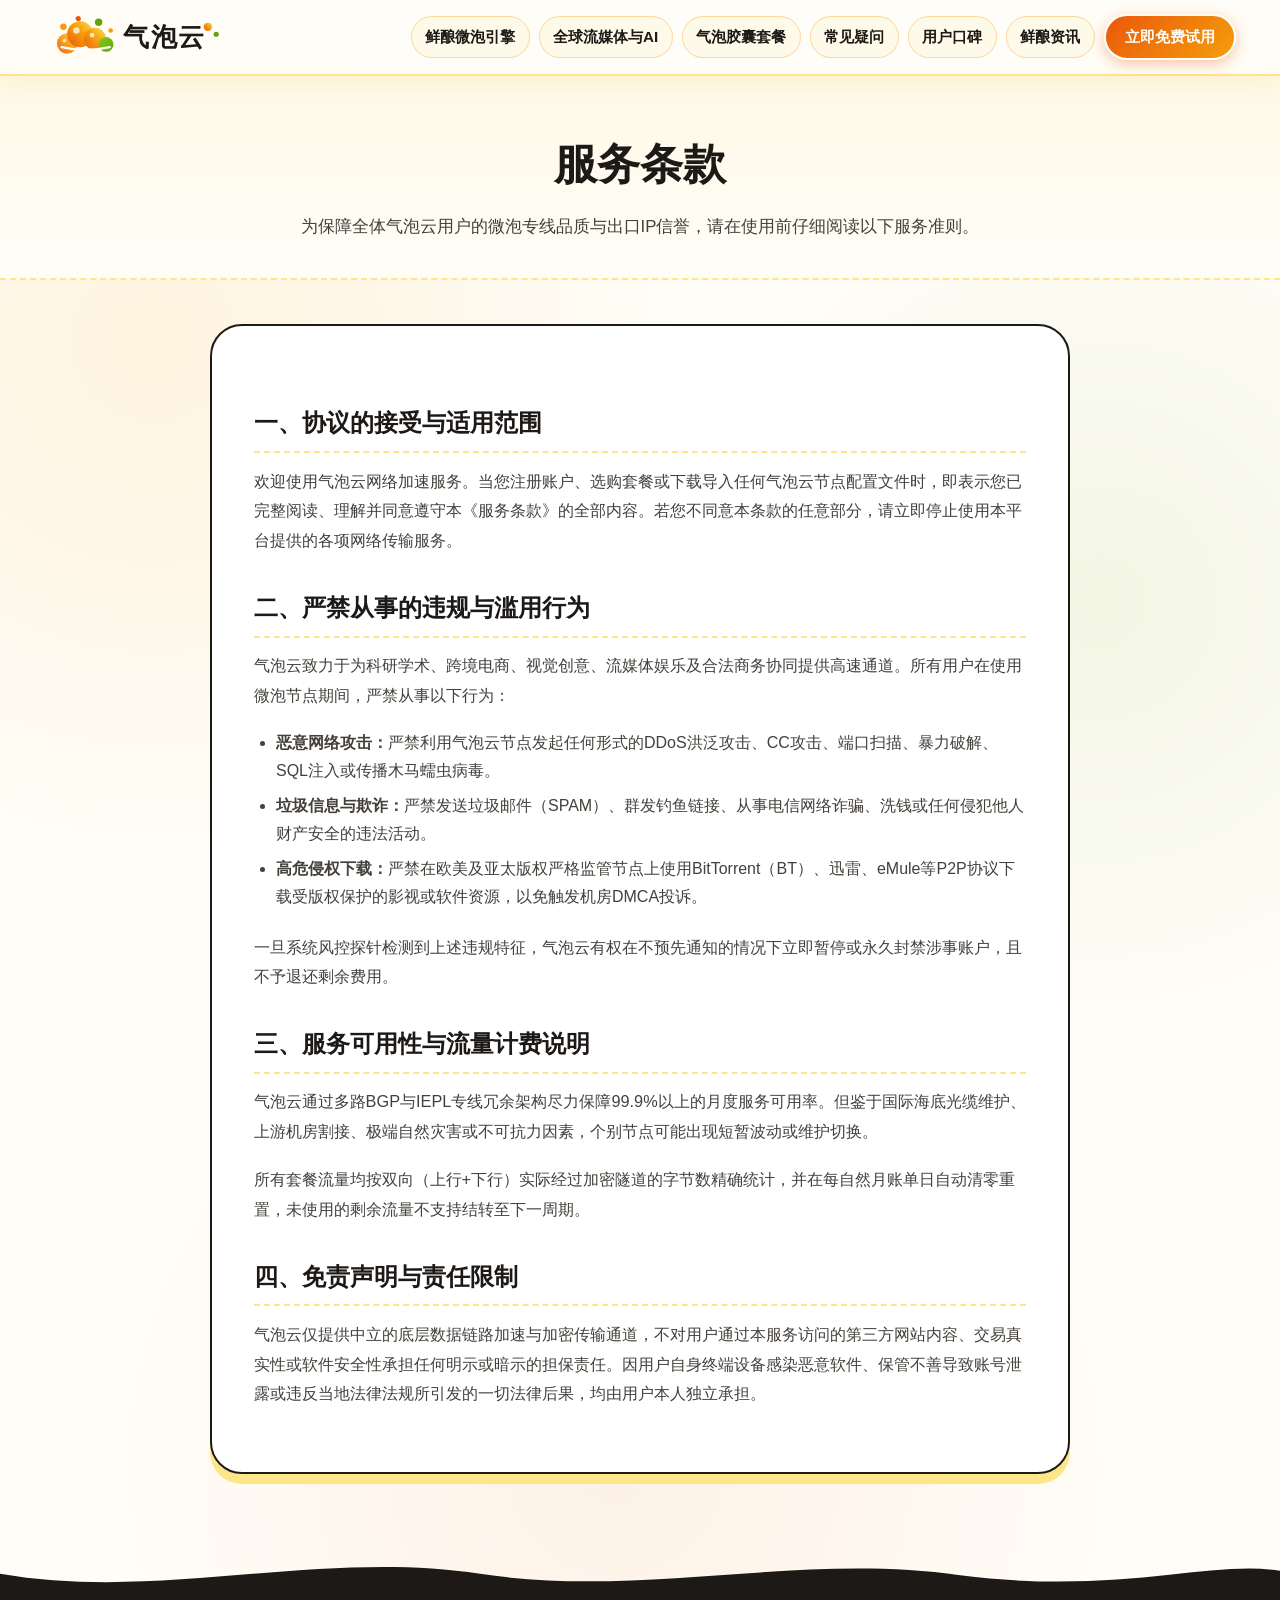
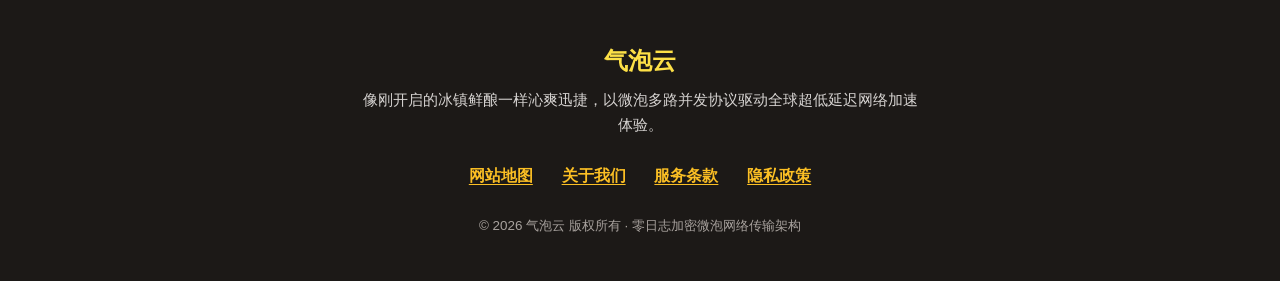
<file: terms.html>
<!DOCTYPE html>
<html lang="zh-CN">
<head>
  <meta charset="UTF-8">
  <meta name="viewport" content="width=device-width, initial-scale=1.0">
  <title>服务条款 - 气泡云</title>
  <meta name="description" content="气泡云服务条款：了解账户使用规范、禁止滥用行为准则、流量公平调度机制及免责声明。">
  <link rel="canonical" href="https://qipaoyun.beer/terms.html">
  <link rel="stylesheet" href="style.css">
</head>
<body>
  <header class="site-header">
  <div class="header-inner">
    <a href="index.html" class="brand-logo" aria-label="气泡云首页">
  <svg class="logo-svg" viewBox="0 0 210 54" width="200" height="50" role="img" aria-label="气泡云鲜酿微泡云朵标志">
    <defs>
      <linearGradient id="beerFizzGrad" x1="0%" y1="100%" x2="100%" y2="0%">
        <stop offset="0%" stop-color="#EA580C"/>
        <stop offset="55%" stop-color="#F59E0B"/>
        <stop offset="100%" stop-color="#FDE047"/>
      </linearGradient>
      <linearGradient id="limePopGrad" x1="0%" y1="0%" x2="100%" y2="100%">
        <stop offset="0%" stop-color="#84CC16"/>
        <stop offset="100%" stop-color="#65A30D"/>
      </linearGradient>
    </defs>
    <!-- Effervescent bubble cluster forming cloud -->
    <circle cx="22" cy="34" r="11" fill="url(#beerFizzGrad)" opacity="0.92"/>
    <circle cx="36" cy="24" r="14" fill="url(#beerFizzGrad)"/>
    <circle cx="52" cy="29" r="12" fill="url(#beerFizzGrad)" opacity="0.95"/>
    <circle cx="64" cy="35" r="8" fill="url(#limePopGrad)"/>
    <path d="M16 38 Q42 44 68 38" stroke="#FFFDF7" stroke-width="2.5" fill="none" stroke-linecap="round"/>
    <!-- Rising micro-bubbles -->
    <circle class="fizz-dot d1" cx="18" cy="16" r="3.5" fill="#F59E0B"/>
    <circle class="fizz-dot d2" cx="34" cy="7" r="2.8" fill="#EA580C"/>
    <circle class="fizz-dot d3" cx="56" cy="11" r="4" fill="#65A30D"/>
    <circle class="fizz-dot d1" cx="69" cy="20" r="2.5" fill="#F59E0B"/>
    <!-- Highlights inside bubbles -->
    <circle cx="32" cy="20" r="3.5" fill="#FFFDF7" opacity="0.75"/>
    <circle cx="49" cy="25" r="2.5" fill="#FFFDF7" opacity="0.75"/>
    <circle cx="19" cy="31" r="2" fill="#FFFDF7" opacity="0.7"/>
    <!-- Brand Text 气泡云 integrated with bubble accent -->
    <text x="82" y="37" font-family="'PingFang SC', 'Microsoft YaHei', sans-serif" font-size="28" font-weight="900" fill="#1C1917" letter-spacing="2">气泡云</text>
    <circle cx="174" cy="16" r="4.5" fill="url(#beerFizzGrad)"/>
    <circle cx="183" cy="24" r="2.8" fill="#65A30D"/>
  </svg>
</a>
    <nav class="main-nav" aria-label="主导航">
      <a href="index.html#fizz-strength" class="nav-item">鲜酿微泡引擎</a>
      <a href="index.html#media-matrix" class="nav-item">全球流媒体与AI</a>
      <a href="index.html#capsule-plans" class="nav-item">气泡胶囊套餐</a>
      <a href="index.html#bubble-faq" class="nav-item">常见疑问</a>
      <a href="index.html#user-cheers" class="nav-item">用户口碑</a>
      <a href="fizz-dispatch.html" class="nav-item ">鲜酿资讯</a>
      <a href="https://ww012.twilightaff.com/#/?code=A56DH1Af" rel="nofollow" target="_blank" class="nav-cta-btn">立即免费试用</a>
    </nav>
  </div>
</header>
  <main>
    <section class="subpage-hero">
      <div class="container">
        <h1>服务条款</h1>
        <p>为保障全体气泡云用户的微泡专线品质与出口IP信誉，请在使用前仔细阅读以下服务准则。</p>
      </div>
    </section>
    <div class="container">
      <article class="prose-shell">
        <h2>一、协议的接受与适用范围</h2>
        <p>欢迎使用气泡云网络加速服务。当您注册账户、选购套餐或下载导入任何气泡云节点配置文件时，即表示您已完整阅读、理解并同意遵守本《服务条款》的全部内容。若您不同意本条款的任意部分，请立即停止使用本平台提供的各项网络传输服务。</p>

        <h2>二、严禁从事的违规与滥用行为</h2>
        <p>气泡云致力于为科研学术、跨境电商、视觉创意、流媒体娱乐及合法商务协同提供高速通道。所有用户在使用微泡节点期间，严禁从事以下行为：</p>
        <ul>
          <li><strong>恶意网络攻击：</strong>严禁利用气泡云节点发起任何形式的DDoS洪泛攻击、CC攻击、端口扫描、暴力破解、SQL注入或传播木马蠕虫病毒。</li>
          <li><strong>垃圾信息与欺诈：</strong>严禁发送垃圾邮件（SPAM）、群发钓鱼链接、从事电信网络诈骗、洗钱或任何侵犯他人财产安全的违法活动。</li>
          <li><strong>高危侵权下载：</strong>严禁在欧美及亚太版权严格监管节点上使用BitTorrent（BT）、迅雷、eMule等P2P协议下载受版权保护的影视或软件资源，以免触发机房DMCA投诉。</li>
</ul>
        <p>一旦系统风控探针检测到上述违规特征，气泡云有权在不预先通知的情况下立即暂停或永久封禁涉事账户，且不予退还剩余费用。</p>

        <h2>三、服务可用性与流量计费说明</h2>
        <p>气泡云通过多路BGP与IEPL专线冗余架构尽力保障99.9%以上的月度服务可用率。但鉴于国际海底光缆维护、上游机房割接、极端自然灾害或不可抗力因素，个别节点可能出现短暂波动或维护切换。</p>
        <p>所有套餐流量均按双向（上行+下行）实际经过加密隧道的字节数精确统计，并在每自然月账单日自动清零重置，未使用的剩余流量不支持结转至下一周期。</p>

        <h2>四、免责声明与责任限制</h2>
        <p>气泡云仅提供中立的底层数据链路加速与加密传输通道，不对用户通过本服务访问的第三方网站内容、交易真实性或软件安全性承担任何明示或暗示的担保责任。因用户自身终端设备感染恶意软件、保管不善导致账号泄露或违反当地法律法规所引发的一切法律后果，均由用户本人独立承担。</p>
      </article>
    </div>
  </main>
  <footer class="site-footer">
  <div class="footer-foam-wave" aria-hidden="true">
    <svg viewBox="0 0 1440 70" preserveAspectRatio="none">
      <path d="M0,36 C180,72 360,4 540,36 C720,68 900,8 1080,38 C1260,64 1360,18 1440,32 L1440,70 L0,70 Z" fill="#1C1917"/>
    </svg>
  </div>
  <div class="footer-body">
    <div class="footer-container">
      <div class="footer-brand-note">
        <span class="footer-brand-title">气泡云</span>
        <p class="footer-tagline">像刚开启的冰镇鲜酿一样沁爽迅捷，以微泡多路并发协议驱动全球超低延迟网络加速体验。</p>
      </div>
      <nav class="footer-links" aria-label="底部合规与信息导航">
        <a href="sitemap.html">网站地图</a>
        <a href="about.html">关于我们</a>
        <a href="terms.html">服务条款</a>
        <a href="privacy.html">隐私政策</a>
      </nav>
      <p class="footer-copy">© 2026 气泡云 版权所有 · 零日志加密微泡网络传输架构</p>
    </div>
  </div>
</footer>
</body>
</html>
</file>
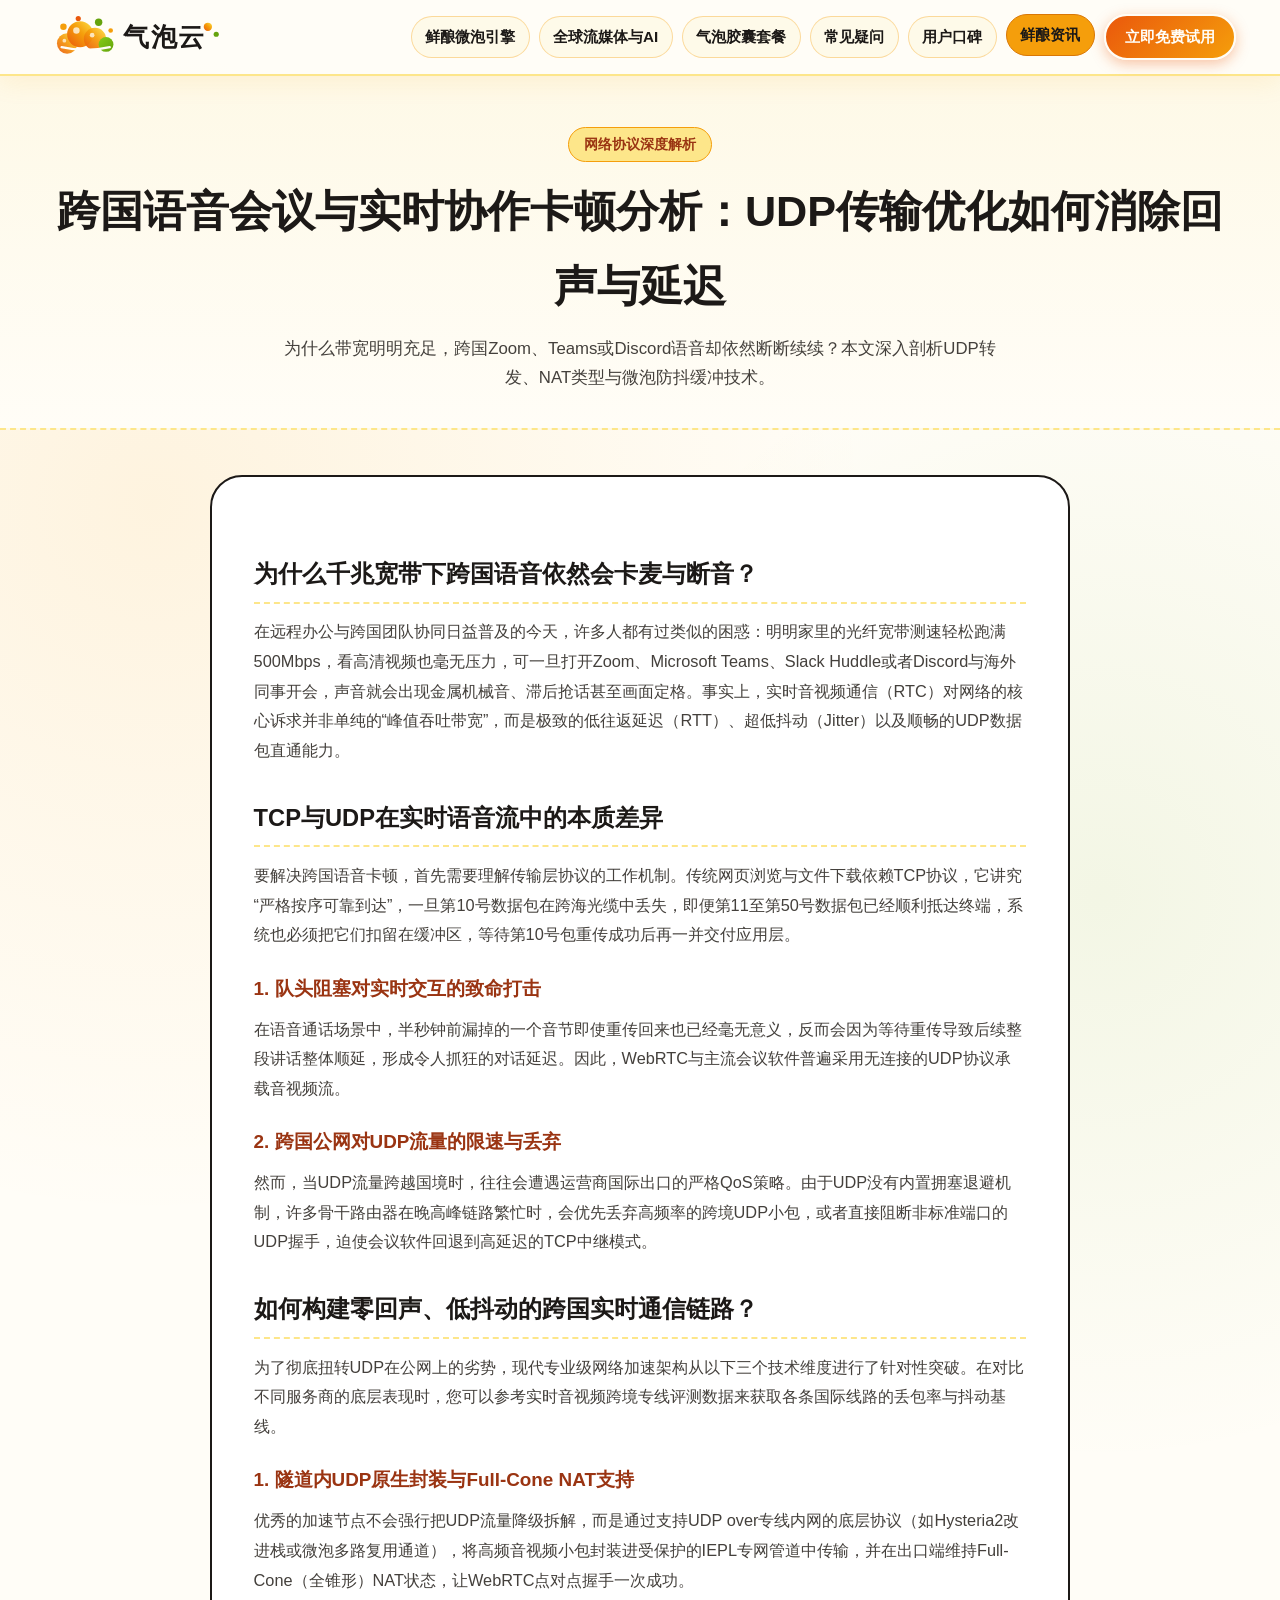
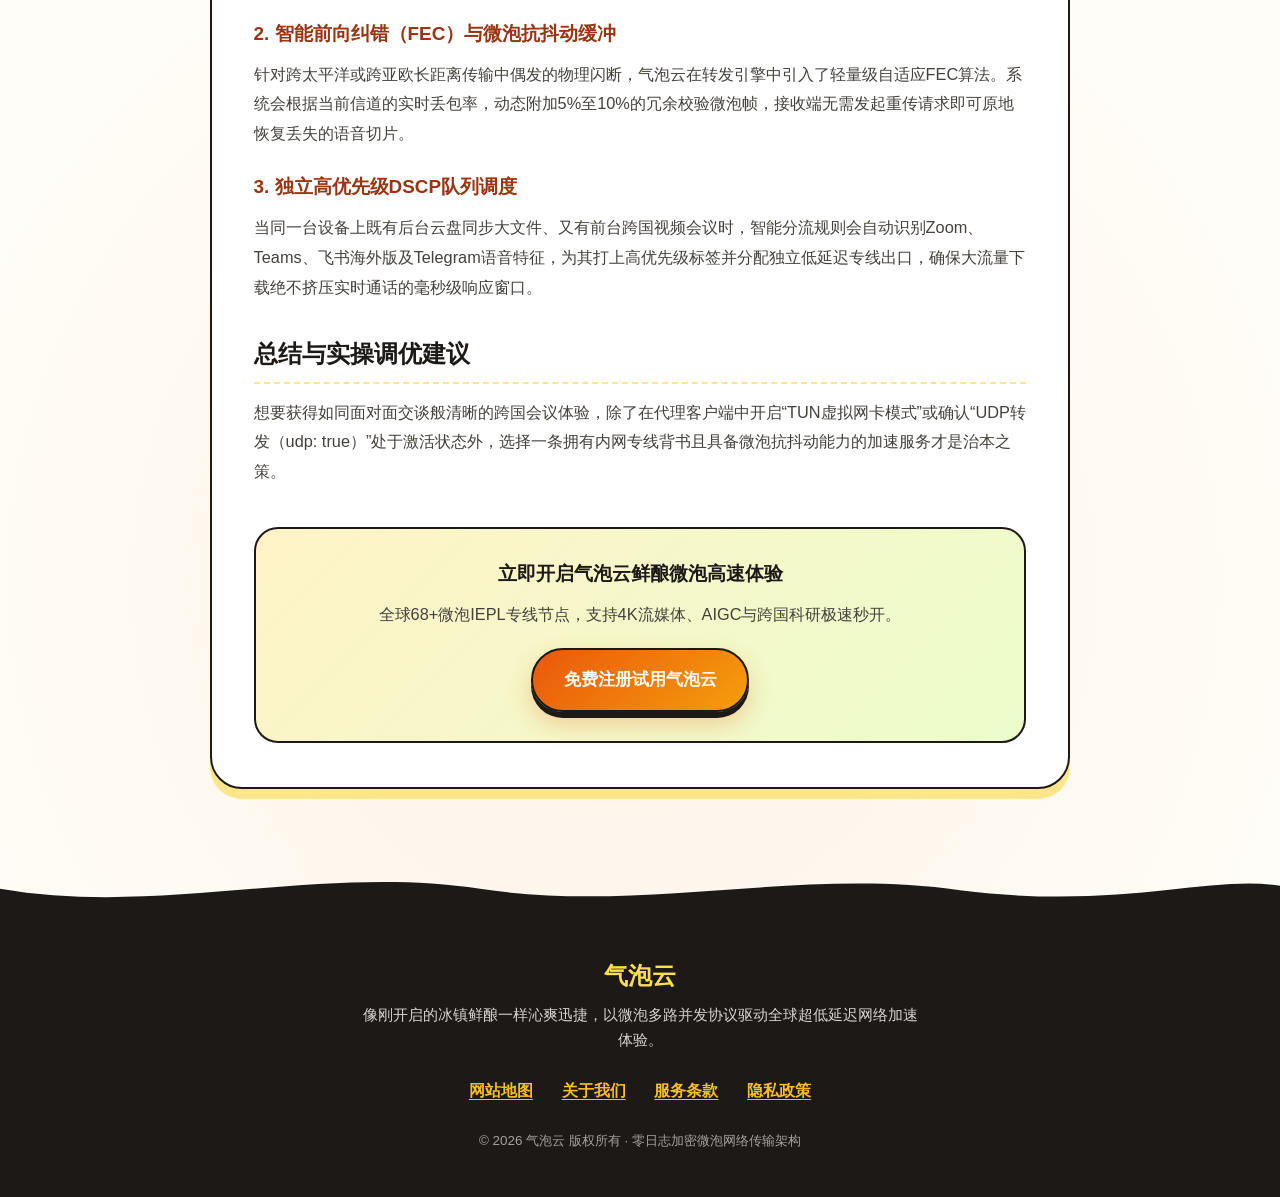
<file: udp-hole-punching-low-latency-voice.html>
<!DOCTYPE html>
<html lang="zh-CN">
<head>
  <meta charset="UTF-8">
  <meta name="viewport" content="width=device-width, initial-scale=1.0">
  <title>跨国语音会议与实时协作卡顿分析：UDP传输优化如何消除回声与延迟 - 气泡云</title>
  <meta name="description" content="为什么带宽明明充足，跨国Zoom、Teams或Discord语音却依然断断续续？本文深入剖析UDP转发、NAT类型与微泡防抖缓冲技术。">
  <link rel="canonical" href="https://qipaoyun.beer/udp-hole-punching-low-latency-voice.html">
  <link rel="stylesheet" href="style.css">
</head>
<body>
  <header class="site-header">
  <div class="header-inner">
    <a href="index.html" class="brand-logo" aria-label="气泡云首页">
  <svg class="logo-svg" viewBox="0 0 210 54" width="200" height="50" role="img" aria-label="气泡云鲜酿微泡云朵标志">
    <defs>
      <linearGradient id="beerFizzGrad" x1="0%" y1="100%" x2="100%" y2="0%">
        <stop offset="0%" stop-color="#EA580C"/>
        <stop offset="55%" stop-color="#F59E0B"/>
        <stop offset="100%" stop-color="#FDE047"/>
      </linearGradient>
      <linearGradient id="limePopGrad" x1="0%" y1="0%" x2="100%" y2="100%">
        <stop offset="0%" stop-color="#84CC16"/>
        <stop offset="100%" stop-color="#65A30D"/>
      </linearGradient>
    </defs>
    <!-- Effervescent bubble cluster forming cloud -->
    <circle cx="22" cy="34" r="11" fill="url(#beerFizzGrad)" opacity="0.92"/>
    <circle cx="36" cy="24" r="14" fill="url(#beerFizzGrad)"/>
    <circle cx="52" cy="29" r="12" fill="url(#beerFizzGrad)" opacity="0.95"/>
    <circle cx="64" cy="35" r="8" fill="url(#limePopGrad)"/>
    <path d="M16 38 Q42 44 68 38" stroke="#FFFDF7" stroke-width="2.5" fill="none" stroke-linecap="round"/>
    <!-- Rising micro-bubbles -->
    <circle class="fizz-dot d1" cx="18" cy="16" r="3.5" fill="#F59E0B"/>
    <circle class="fizz-dot d2" cx="34" cy="7" r="2.8" fill="#EA580C"/>
    <circle class="fizz-dot d3" cx="56" cy="11" r="4" fill="#65A30D"/>
    <circle class="fizz-dot d1" cx="69" cy="20" r="2.5" fill="#F59E0B"/>
    <!-- Highlights inside bubbles -->
    <circle cx="32" cy="20" r="3.5" fill="#FFFDF7" opacity="0.75"/>
    <circle cx="49" cy="25" r="2.5" fill="#FFFDF7" opacity="0.75"/>
    <circle cx="19" cy="31" r="2" fill="#FFFDF7" opacity="0.7"/>
    <!-- Brand Text 气泡云 integrated with bubble accent -->
    <text x="82" y="37" font-family="'PingFang SC', 'Microsoft YaHei', sans-serif" font-size="28" font-weight="900" fill="#1C1917" letter-spacing="2">气泡云</text>
    <circle cx="174" cy="16" r="4.5" fill="url(#beerFizzGrad)"/>
    <circle cx="183" cy="24" r="2.8" fill="#65A30D"/>
  </svg>
</a>
    <nav class="main-nav" aria-label="主导航">
      <a href="index.html#fizz-strength" class="nav-item">鲜酿微泡引擎</a>
      <a href="index.html#media-matrix" class="nav-item">全球流媒体与AI</a>
      <a href="index.html#capsule-plans" class="nav-item">气泡胶囊套餐</a>
      <a href="index.html#bubble-faq" class="nav-item">常见疑问</a>
      <a href="index.html#user-cheers" class="nav-item">用户口碑</a>
      <a href="fizz-dispatch.html" class="nav-item active-nav">鲜酿资讯</a>
      <a href="https://ww012.twilightaff.com/#/?code=A56DH1Af" rel="nofollow" target="_blank" class="nav-cta-btn">立即免费试用</a>
    </nav>
  </div>
</header>
  <main>
    <section class="subpage-hero">
      <div class="container">
        <span class="section-tag">网络协议深度解析</span>
        <h1>跨国语音会议与实时协作卡顿分析：UDP传输优化如何消除回声与延迟</h1>
        <p>为什么带宽明明充足，跨国Zoom、Teams或Discord语音却依然断断续续？本文深入剖析UDP转发、NAT类型与微泡防抖缓冲技术。</p>
      </div>
    </section>
    <div class="container">
      <article class="prose-shell">
        
<h2>为什么千兆宽带下跨国语音依然会卡麦与断音？</h2>
<p>在远程办公与跨国团队协同日益普及的今天，许多人都有过类似的困惑：明明家里的光纤宽带测速轻松跑满500Mbps，看高清视频也毫无压力，可一旦打开Zoom、Microsoft Teams、Slack Huddle或者Discord与海外同事开会，声音就会出现金属机械音、滞后抢话甚至画面定格。事实上，实时音视频通信（RTC）对网络的核心诉求并非单纯的“峰值吞吐带宽”，而是极致的低往返延迟（RTT）、超低抖动（Jitter）以及顺畅的UDP数据包直通能力。</p>

<h2>TCP与UDP在实时语音流中的本质差异</h2>
<p>要解决跨国语音卡顿，首先需要理解传输层协议的工作机制。传统网页浏览与文件下载依赖TCP协议，它讲究“严格按序可靠到达”，一旦第10号数据包在跨海光缆中丢失，即便第11至第50号数据包已经顺利抵达终端，系统也必须把它们扣留在缓冲区，等待第10号包重传成功后再一并交付应用层。</p>

<h3>1. 队头阻塞对实时交互的致命打击</h3>
<p>在语音通话场景中，半秒钟前漏掉的一个音节即使重传回来也已经毫无意义，反而会因为等待重传导致后续整段讲话整体顺延，形成令人抓狂的对话延迟。因此，WebRTC与主流会议软件普遍采用无连接的UDP协议承载音视频流。</p>

<h3>2. 跨国公网对UDP流量的限速与丢弃</h3>
<p>然而，当UDP流量跨越国境时，往往会遭遇运营商国际出口的严格QoS策略。由于UDP没有内置拥塞退避机制，许多骨干路由器在晚高峰链路繁忙时，会优先丢弃高频率的跨境UDP小包，或者直接阻断非标准端口的UDP握手，迫使会议软件回退到高延迟的TCP中继模式。</p>

<h2>如何构建零回声、低抖动的跨国实时通信链路？</h2>
<p>为了彻底扭转UDP在公网上的劣势，现代专业级网络加速架构从以下三个技术维度进行了针对性突破。在对比不同服务商的底层表现时，您可以参考实时音视频跨境专线评测数据来获取各条国际线路的丢包率与抖动基线。</p>

<h3>1. 隧道内UDP原生封装与Full-Cone NAT支持</h3>
<p>优秀的加速节点不会强行把UDP流量降级拆解，而是通过支持UDP over专线内网的底层协议（如Hysteria2改进栈或微泡多路复用通道），将高频音视频小包封装进受保护的IEPL专网管道中传输，并在出口端维持Full-Cone（全锥形）NAT状态，让WebRTC点对点握手一次成功。</p>

<h3>2. 智能前向纠错（FEC）与微泡抗抖动缓冲</h3>
<p>针对跨太平洋或跨亚欧长距离传输中偶发的物理闪断，气泡云在转发引擎中引入了轻量级自适应FEC算法。系统会根据当前信道的实时丢包率，动态附加5%至10%的冗余校验微泡帧，接收端无需发起重传请求即可原地恢复丢失的语音切片。</p>

<h3>3. 独立高优先级DSCP队列调度</h3>
<p>当同一台设备上既有后台云盘同步大文件、又有前台跨国视频会议时，智能分流规则会自动识别Zoom、Teams、飞书海外版及Telegram语音特征，为其打上高优先级标签并分配独立低延迟专线出口，确保大流量下载绝不挤压实时通话的毫秒级响应窗口。</p>

<h2>总结与实操调优建议</h2>
<p>想要获得如同面对面交谈般清晰的跨国会议体验，除了在代理客户端中开启“TUN虚拟网卡模式”或确认“UDP转发（udp: true）”处于激活状态外，选择一条拥有内网专线背书且具备微泡抗抖动能力的加速服务才是治本之策。</p>

        <div class="article-cta-banner">
          <h3>立即开启气泡云鲜酿微泡高速体验</h3>
          <p>全球68+微泡IEPL专线节点，支持4K流媒体、AIGC与跨国科研极速秒开。</p>
          <a href="https://ww012.twilightaff.com/#/?code=A56DH1Af" rel="nofollow" target="_blank" class="btn-primary-fizz">免费注册试用气泡云</a>
        </div>
      </article>
    </div>
  </main>
  <footer class="site-footer">
  <div class="footer-foam-wave" aria-hidden="true">
    <svg viewBox="0 0 1440 70" preserveAspectRatio="none">
      <path d="M0,36 C180,72 360,4 540,36 C720,68 900,8 1080,38 C1260,64 1360,18 1440,32 L1440,70 L0,70 Z" fill="#1C1917"/>
    </svg>
  </div>
  <div class="footer-body">
    <div class="footer-container">
      <div class="footer-brand-note">
        <span class="footer-brand-title">气泡云</span>
        <p class="footer-tagline">像刚开启的冰镇鲜酿一样沁爽迅捷，以微泡多路并发协议驱动全球超低延迟网络加速体验。</p>
      </div>
      <nav class="footer-links" aria-label="底部合规与信息导航">
        <a href="sitemap.html">网站地图</a>
        <a href="about.html">关于我们</a>
        <a href="terms.html">服务条款</a>
        <a href="privacy.html">隐私政策</a>
      </nav>
      <p class="footer-copy">© 2026 气泡云 版权所有 · 零日志加密微泡网络传输架构</p>
    </div>
  </div>
</footer>
</body>
</html>
</file>
<file: style.css>
/* 气泡云 qipaoyun.beer — 精酿鲜啤金黄微泡与沁爽柑橘汽水风格 (Craft Fizz Effervescence & Citrus Soda Pop) */
:root {
  --bg-malt: #FFFDF7;
  --bg-cream: #FEF9E7;
  --bg-card: #FFFFFF;
  --amber-main: #F59E0B;
  --amber-deep: #D97706;
  --tangerine: #EA580C;
  --lime-zest: #65A30D;
  --lime-bright: #84CC16;
  --ink-espresso: #1C1917;
  --ink-warm: #44403C;
  --ink-muted: #78716C;
  --border-fizz: #FDE68A;
  --link-accent: #C2410C;
}

* {
  box-sizing: border-box;
  margin: 0;
  padding: 0;
}

html {
  scroll-behavior: smooth;
  font-size: 16px;
}

body {
  font-family: -apple-system, BlinkMacSystemFont, "PingFang SC", "Hiragino Sans GB", "Microsoft YaHei", sans-serif;
  background-color: var(--bg-malt);
  color: var(--ink-espresso);
  line-height: 1.72;
  overflow-x: hidden;
  background-image:
    radial-gradient(circle at 12% 18%, rgba(245, 158, 11, 0.10) 0%, transparent 28%),
    radial-gradient(circle at 86% 32%, rgba(101, 163, 13, 0.08) 0%, transparent 26%),
    radial-gradient(circle at 48% 78%, rgba(234, 88, 12, 0.07) 0%, transparent 32%);
}

/* Prominent consistent hyperlink color before and after visit */
a,
a:link,
a:visited {
  color: var(--link-accent);
  text-decoration: underline;
  text-decoration-thickness: 1.5px;
  text-underline-offset: 3px;
  transition: color 0.2s ease, background-color 0.2s ease, transform 0.2s ease;
}

a:hover,
a:active {
  color: var(--amber-deep);
}

/* Ambient Rising Bubbles Background Layer */
.ambient-bubbles {
  position: fixed;
  inset: 0;
  pointer-events: none;
  z-index: 0;
  overflow: hidden;
}

.ambient-bubbles span {
  position: absolute;
  bottom: -60px;
  border-radius: 50%;
  background: radial-gradient(circle at 30% 30%, rgba(255, 255, 255, 0.9), rgba(245, 158, 11, 0.28) 65%, rgba(234, 88, 12, 0.42) 100%);
  border: 1.5px solid rgba(245, 158, 11, 0.45);
  animation: riseFizz linear infinite;
}

.ambient-bubbles span:nth-child(1) { width: 22px; height: 22px; left: 7%; animation-duration: 14s; animation-delay: 0s; }
.ambient-bubbles span:nth-child(2) { width: 14px; height: 14px; left: 19%; animation-duration: 11s; animation-delay: 2s; }
.ambient-bubbles span:nth-child(3) { width: 32px; height: 32px; left: 34%; animation-duration: 18s; animation-delay: 4s; }
.ambient-bubbles span:nth-child(4) { width: 18px; height: 18px; left: 52%; animation-duration: 13s; animation-delay: 1s; }
.ambient-bubbles span:nth-child(5) { width: 26px; height: 26px; left: 68%; animation-duration: 16s; animation-delay: 3s; }
.ambient-bubbles span:nth-child(6) { width: 15px; height: 15px; left: 82%; animation-duration: 12s; animation-delay: 5s; }
.ambient-bubbles span:nth-child(7) { width: 28px; height: 28px; left: 92%; animation-duration: 17s; animation-delay: 2.5s; }

@keyframes riseFizz {
  0% { transform: translateY(0) translateX(0) scale(0.85); opacity: 0; }
  15% { opacity: 0.65; }
  50% { transform: translateY(-50vh) translateX(12px) scale(1.05); opacity: 0.55; }
  85% { opacity: 0.45; }
  100% { transform: translateY(-108vh) translateX(-10px) scale(1.18); opacity: 0; }
}

.fizz-dot {
  animation: popPulse 2.6s ease-in-out infinite;
}
.fizz-dot.d2 { animation-delay: 0.8s; }
.fizz-dot.d3 { animation-delay: 1.5s; }

@keyframes popPulse {
  0%, 100% { transform: translateY(0) scale(1); opacity: 0.9; }
  50% { transform: translateY(-4px) scale(1.22); opacity: 1; }
}

/* Header & Navigation */
.site-header {
  position: sticky;
  top: 0;
  z-index: 100;
  background: rgba(255, 253, 247, 0.95);
  border-bottom: 2px solid var(--border-fizz);
  box-shadow: 0 6px 24px rgba(245, 158, 11, 0.10);
}

.header-inner {
  max-width: 1240px;
  margin: 0 auto;
  padding: 0.75rem 1.5rem;
  display: flex;
  align-items: center;
  justify-content: space-between;
  gap: 1rem;
  flex-wrap: wrap;
}

.brand-logo,
.brand-logo:link,
.brand-logo:visited {
  text-decoration: none;
  display: inline-flex;
  align-items: center;
}

.main-nav {
  display: flex;
  align-items: center;
  gap: 0.55rem;
  flex-wrap: wrap;
}

.nav-item,
.nav-item:link,
.nav-item:visited {
  color: var(--ink-espresso);
  text-decoration: none;
  font-weight: 600;
  font-size: 0.95rem;
  padding: 0.45rem 0.85rem;
  border-radius: 999px;
  background: rgba(254, 249, 231, 0.85);
  border: 1px solid rgba(245, 158, 11, 0.35);
  transition: all 0.22s ease;
}

.nav-item:hover,
.nav-item.active-nav {
  background: var(--amber-main);
  color: #1C1917;
  border-color: var(--amber-deep);
  transform: translateY(-2px);
}

.nav-cta-btn,
.nav-cta-btn:link,
.nav-cta-btn:visited {
  background: linear-gradient(135deg, #EA580C 0%, #F59E0B 100%);
  color: #FFFDF7;
  text-decoration: none;
  font-weight: 800;
  font-size: 0.95rem;
  padding: 0.52rem 1.2rem;
  border-radius: 999px;
  border: 2px solid #FFFDF7;
  box-shadow: 0 4px 14px rgba(234, 88, 12, 0.35);
}

.nav-cta-btn:hover {
  transform: translateY(-2px) scale(1.03);
  box-shadow: 0 6px 18px rgba(234, 88, 12, 0.48);
  color: #FFFDF7;
}

/* Main Container */
main {
  position: relative;
  z-index: 1;
}

.container {
  max-width: 1220px;
  margin: 0 auto;
  padding: 0 1.5rem;
}

/* Hero Section: Split Left Copy / Right Animated Bubble Accelerator Chamber */
.hero-fizz {
  padding: 4.2rem 0 3.5rem;
  position: relative;
}

.hero-grid {
  display: grid;
  grid-template-columns: 1.08fr 0.92fr;
  gap: 2.8rem;
  align-items: center;
}

.fizz-pill-badge {
  display: inline-flex;
  align-items: center;
  gap: 0.55rem;
  padding: 0.42rem 1.05rem;
  border-radius: 999px;
  background: #FEF3C7;
  border: 2px solid #F59E0B;
  color: #9A3412;
  font-weight: 800;
  font-size: 0.9rem;
  margin-bottom: 1.25rem;
  box-shadow: 0 4px 12px rgba(245, 158, 11, 0.16);
}

.fizz-pill-dot {
  width: 10px;
  height: 10px;
  border-radius: 50%;
  background: var(--lime-zest);
  box-shadow: 0 0 0 4px rgba(101, 163, 13, 0.25);
}

.hero-title {
  font-size: clamp(2.1rem, 4vw, 3.35rem);
  line-height: 1.18;
  font-weight: 900;
  color: var(--ink-espresso);
  margin-bottom: 1.2rem;
  letter-spacing: -0.02em;
}

.hero-title .highlight-fizz {
  background: linear-gradient(120deg, #EA580C 0%, #D97706 55%, #65A30D 100%);
  -webkit-background-clip: text;
  -webkit-text-fill-color: transparent;
}

.hero-subtitle {
  font-size: 1.12rem;
  color: var(--ink-warm);
  margin-bottom: 1.85rem;
  max-width: 600px;
}

.hero-cta-group {
  display: flex;
  flex-wrap: wrap;
  gap: 1rem;
  margin-bottom: 2.1rem;
}

.btn-primary-fizz,
.btn-primary-fizz:link,
.btn-primary-fizz:visited {
  display: inline-flex;
  align-items: center;
  justify-content: center;
  gap: 0.6rem;
  padding: 0.95rem 1.9rem;
  border-radius: 999px;
  background: linear-gradient(135deg, #EA580C 0%, #F59E0B 100%);
  color: #FFFDF7;
  font-size: 1.08rem;
  font-weight: 800;
  text-decoration: none;
  border: 2px solid #1C1917;
  box-shadow: 0 6px 0 #1C1917, 0 12px 24px rgba(234, 88, 12, 0.28);
}

.btn-primary-fizz:hover {
  transform: translateY(-3px);
  box-shadow: 0 9px 0 #1C1917, 0 16px 28px rgba(234, 88, 12, 0.36);
  color: #FFFDF7;
}

.btn-secondary-pbn,
.btn-secondary-pbn:link,
.btn-secondary-pbn:visited {
  display: inline-flex;
  align-items: center;
  justify-content: center;
  gap: 0.55rem;
  padding: 0.95rem 1.75rem;
  border-radius: 999px;
  background: #FEF9E7;
  color: #1C1917;
  font-size: 1.05rem;
  font-weight: 800;
  text-decoration: none;
  border: 2px solid #1C1917;
  box-shadow: 0 6px 0 #F59E0B;
}

.btn-secondary-pbn:hover {
  background: #FDE68A;
  transform: translateY(-3px);
  box-shadow: 0 9px 0 #EA580C;
  color: #1C1917;
}

.hero-bubble-metrics {
  display: grid;
  grid-template-columns: repeat(3, 1fr);
  gap: 0.9rem;
}

.metric-bubble-chip {
  background: #FFFFFF;
  border: 2px solid var(--border-fizz);
  border-radius: 22px;
  padding: 0.85rem 1rem;
  text-align: center;
  box-shadow: 0 8px 20px rgba(245, 158, 11, 0.08);
}

.metric-bubble-chip strong {
  display: block;
  font-size: 1.4rem;
  font-weight: 900;
  color: var(--tangerine);
}

.metric-bubble-chip span {
  font-size: 0.85rem;
  color: var(--ink-muted);
  font-weight: 600;
}

/* Right Hero Animated SVG Bubble Chamber */
.hero-visual-chamber {
  background: linear-gradient(160deg, #FFFBEB 0%, #FEF3C7 60%, #ECFCCB 100%);
  border: 3px solid #1C1917;
  border-radius: 36px;
  padding: 1.25rem;
  box-shadow: 0 12px 0 #F59E0B, 0 22px 45px rgba(28, 25, 23, 0.12);
  position: relative;
  overflow: hidden;
}

.chamber-svg {
  width: 100%;
  height: auto;
  display: block;
}

.svg-bubble-rise-1 {
  animation: chamberRise1 5.5s ease-in-out infinite;
}
.svg-bubble-rise-2 {
  animation: chamberRise2 6.8s ease-in-out infinite;
}
.svg-bubble-rise-3 {
  animation: chamberRise3 4.8s ease-in-out infinite;
}
.svg-orbit-ring {
  transform-origin: 260px 210px;
  animation: spinSlow 18s linear infinite;
}

@keyframes chamberRise1 {
  0%, 100% { transform: translateY(0px) scale(1); }
  50% { transform: translateY(-16px) scale(1.06); }
}
@keyframes chamberRise2 {
  0%, 100% { transform: translateY(0px) translateX(0px); }
  50% { transform: translateY(-22px) translateX(6px); }
}
@keyframes chamberRise3 {
  0%, 100% { transform: translateY(0px) scale(0.96); }
  50% { transform: translateY(-14px) scale(1.08); }
}
@keyframes spinSlow {
  from { transform: rotate(0deg); }
  to { transform: rotate(360deg); }
}

/* Section Foam Divider */
.foam-divider {
  width: 100%;
  overflow: hidden;
  line-height: 0;
  margin: 1rem 0;
}

.foam-divider svg {
  width: 100%;
  height: 48px;
  display: block;
}

/* Section Headings */
.section-block {
  padding: 4.5rem 0;
}

.section-alt {
  background-color: var(--bg-cream);
  border-top: 2px dashed var(--border-fizz);
  border-bottom: 2px dashed var(--border-fizz);
}

.section-header {
  text-align: center;
  max-width: 760px;
  margin: 0 auto 3.2rem;
}

.section-tag {
  display: inline-block;
  background: #FDE68A;
  color: #9A3412;
  font-weight: 800;
  font-size: 0.86rem;
  padding: 0.3rem 0.95rem;
  border-radius: 999px;
  border: 1.5px solid #F59E0B;
  margin-bottom: 0.75rem;
}

.section-title {
  font-size: clamp(1.75rem, 3vw, 2.45rem);
  font-weight: 900;
  color: var(--ink-espresso);
  margin-bottom: 0.85rem;
}

.section-desc {
  color: var(--ink-warm);
  font-size: 1.05rem;
}

/* Core Advantages: Zig-Zag Spotlight Bubble Cards (4 Cards) */
.zigzag-features {
  display: grid;
  grid-template-columns: repeat(2, 1fr);
  gap: 2rem;
}

.fizz-feature-card {
  background: var(--bg-card);
  border: 2.5px solid #1C1917;
  border-radius: 30px;
  padding: 2rem;
  position: relative;
  box-shadow: 0 8px 0 #FDE68A;
  transition: transform 0.25s ease, box-shadow 0.25s ease;
  display: flex;
  flex-direction: column;
  gap: 1rem;
}

.fizz-feature-card:nth-child(even) {
  transform: translateY(16px);
  box-shadow: 0 8px 0 #D9F99D;
}

.fizz-feature-card:hover {
  transform: translateY(-6px);
  box-shadow: 0 12px 0 var(--amber-main);
}

.feature-bubble-icon {
  width: 68px;
  height: 68px;
  border-radius: 50%;
  background: radial-gradient(circle at 30% 30%, #FFFBEB, #FDE68A 70%, #F59E0B 100%);
  border: 2px solid #1C1917;
  display: flex;
  align-items: center;
  justify-content: center;
  box-shadow: 0 4px 10px rgba(245, 158, 11, 0.25);
}

.fizz-feature-card h3 {
  font-size: 1.35rem;
  font-weight: 800;
  color: var(--ink-espresso);
}

.fizz-feature-card p {
  color: var(--ink-warm);
  font-size: 0.98rem;
}

/* Streaming & AI Support Cards (4 Cards) */
.media-bubble-grid {
  display: grid;
  grid-template-columns: repeat(4, 1fr);
  gap: 1.5rem;
}

.media-capsule-card {
  background: #FFFFFF;
  border: 2px solid #F59E0B;
  border-radius: 28px;
  padding: 1.75rem 1.4rem;
  text-align: center;
  position: relative;
  overflow: hidden;
  box-shadow: 0 10px 25px rgba(245, 158, 11, 0.10);
  transition: transform 0.25s ease;
}

.media-capsule-card:hover {
  transform: translateY(-6px);
  border-color: var(--tangerine);
}

.media-badge-pill {
  display: inline-block;
  font-size: 0.78rem;
  font-weight: 800;
  padding: 0.22rem 0.75rem;
  border-radius: 999px;
  background: #ECFCCB;
  color: #3F6212;
  border: 1px solid #84CC16;
  margin-bottom: 1rem;
}

.media-svg-wrap {
  width: 64px;
  height: 64px;
  margin: 0 auto 1rem;
  border-radius: 50%;
  background: #FFFBEB;
  border: 2px dashed #F59E0B;
  display: flex;
  align-items: center;
  justify-content: center;
}

.media-capsule-card h3 {
  font-size: 1.2rem;
  font-weight: 800;
  margin-bottom: 0.65rem;
  color: var(--ink-espresso);
}

.media-capsule-card p {
  font-size: 0.93rem;
  color: var(--ink-warm);
}

/* Pricing Table: 3 Carbonated Capsule Plans */
.pricing-capsule-grid {
  display: grid;
  grid-template-columns: repeat(3, 1fr);
  gap: 2rem;
  align-items: stretch;
}

.capsule-plan-card {
  background: #FFFFFF;
  border: 2.5px solid #1C1917;
  border-radius: 36px;
  padding: 2.3rem 1.9rem;
  display: flex;
  flex-direction: column;
  justify-content: space-between;
  position: relative;
  box-shadow: 0 10px 0 #FDE68A;
}

.capsule-plan-card.popular-fizz {
  background: linear-gradient(180deg, #FFFBEB 0%, #FFFFFF 100%);
  border-width: 3px;
  box-shadow: 0 14px 0 var(--tangerine);
  transform: translateY(-10px);
}

.popular-ribbon {
  position: absolute;
  top: -15px;
  right: 24px;
  background: var(--tangerine);
  color: #FFFDF7;
  font-weight: 800;
  font-size: 0.84rem;
  padding: 0.32rem 1rem;
  border-radius: 999px;
  border: 2px solid #1C1917;
}

.plan-name {
  font-size: 1.35rem;
  font-weight: 900;
  color: var(--ink-espresso);
  margin-bottom: 0.4rem;
}

.plan-tagline {
  font-size: 0.9rem;
  color: var(--ink-muted);
  margin-bottom: 1.3rem;
}

.plan-price-box {
  background: var(--bg-cream);
  border: 2px solid var(--border-fizz);
  border-radius: 22px;
  padding: 1rem 1.2rem;
  margin-bottom: 1.5rem;
  display: flex;
  align-items: baseline;
  gap: 0.3rem;
}

.plan-currency {
  font-size: 1.2rem;
  font-weight: 800;
  color: var(--tangerine);
}

.plan-amount {
  font-size: 2.5rem;
  font-weight: 900;
  color: var(--ink-espresso);
  line-height: 1;
}

.plan-period {
  font-size: 0.92rem;
  color: var(--ink-muted);
  font-weight: 600;
}

.plan-perk-list {
  list-style: none;
  margin-bottom: 2rem;
  display: flex;
  flex-direction: column;
  gap: 0.8rem;
}

.plan-perk-list li {
  display: flex;
  align-items: center;
  gap: 0.65rem;
  font-size: 0.96rem;
  color: var(--ink-warm);
}

.perk-bubble-bullet {
  width: 20px;
  height: 20px;
  flex-shrink: 0;
}

.plan-buy-btn,
.plan-buy-btn:link,
.plan-buy-btn:visited {
  display: block;
  text-align: center;
  padding: 0.9rem 1.4rem;
  border-radius: 999px;
  background: var(--amber-main);
  color: #1C1917;
  font-weight: 900;
  font-size: 1.02rem;
  text-decoration: none;
  border: 2px solid #1C1917;
  box-shadow: 0 4px 0 #1C1917;
}

.capsule-plan-card.popular-fizz .plan-buy-btn {
  background: linear-gradient(135deg, #EA580C 0%, #F59E0B 100%);
  color: #FFFDF7;
}

.plan-buy-btn:hover {
  transform: translateY(-2px);
  box-shadow: 0 6px 0 #1C1917;
}

/* FAQ Section */
.faq-bubble-stack {
  max-width: 880px;
  margin: 0 auto;
  display: flex;
  flex-direction: column;
  gap: 1.25rem;
}

.faq-bubble-item {
  background: #FFFFFF;
  border: 2px solid #1C1917;
  border-radius: 24px;
  padding: 1.5rem 1.8rem;
  box-shadow: 0 6px 0 #FDE68A;
}

.faq-bubble-item h3 {
  font-size: 1.15rem;
  font-weight: 800;
  color: var(--ink-espresso);
  margin-bottom: 0.55rem;
  display: flex;
  align-items: center;
  gap: 0.65rem;
}

.faq-q-badge {
  display: inline-flex;
  align-items: center;
  justify-content: center;
  width: 28px;
  height: 28px;
  border-radius: 50%;
  background: var(--amber-main);
  color: #1C1917;
  font-weight: 900;
  font-size: 0.85rem;
  flex-shrink: 0;
}

.faq-bubble-item p {
  color: var(--ink-warm);
  font-size: 0.96rem;
  padding-left: 2.4rem;
}

/* Testimonials: Quote Bubbles */
.cheers-grid {
  display: grid;
  grid-template-columns: repeat(3, 1fr);
  gap: 1.8rem;
}

.cheers-card {
  background: #FFFFFF;
  border: 2px solid #F59E0B;
  border-radius: 28px 28px 28px 6px;
  padding: 1.8rem;
  box-shadow: 0 10px 24px rgba(245, 158, 11, 0.12);
  display: flex;
  flex-direction: column;
  justify-content: space-between;
  gap: 1.25rem;
}

.cheers-quote {
  font-size: 0.97rem;
  color: var(--ink-warm);
  font-style: normal;
}

.cheers-user {
  display: flex;
  align-items: center;
  gap: 0.85rem;
  border-top: 1px dashed var(--border-fizz);
  padding-top: 1rem;
}

.user-avatar-bubble {
  width: 44px;
  height: 44px;
  border-radius: 50%;
  background: linear-gradient(135deg, #F59E0B, #84CC16);
  border: 2px solid #1C1917;
  display: flex;
  align-items: center;
  justify-content: center;
  font-weight: 900;
  color: #1C1917;
}

.user-meta strong {
  display: block;
  font-size: 0.96rem;
  color: var(--ink-espresso);
}

.user-meta span {
  font-size: 0.82rem;
  color: var(--ink-muted);
}

/* Articles Hub Cards & Subpage Styles */
.subpage-hero {
  padding: 3.2rem 0 2.2rem;
  text-align: center;
  background: linear-gradient(180deg, #FEF9E7 0%, #FFFDF7 100%);
  border-bottom: 2px dashed var(--border-fizz);
}

.subpage-hero h1 {
  font-size: clamp(1.85rem, 3.4vw, 2.7rem);
  font-weight: 900;
  color: var(--ink-espresso);
  margin-bottom: 0.75rem;
}

.subpage-hero p {
  max-width: 720px;
  margin: 0 auto;
  color: var(--ink-warm);
  font-size: 1.05rem;
}

.hub-cards-grid {
  display: grid;
  grid-template-columns: repeat(3, 1fr);
  gap: 1.85rem;
  padding: 3.5rem 0;
}

.hub-card {
  background: #FFFFFF;
  border: 2.5px solid #1C1917;
  border-radius: 28px;
  padding: 1.8rem;
  box-shadow: 0 8px 0 #FDE68A;
  display: flex;
  flex-direction: column;
  justify-content: space-between;
  transition: transform 0.22s ease, box-shadow 0.22s ease;
}

.hub-card:hover {
  transform: translateY(-5px);
  box-shadow: 0 12px 0 var(--amber-main);
}

.hub-card-tag {
  display: inline-block;
  align-self: flex-start;
  background: #FEF3C7;
  color: #9A3412;
  font-size: 0.78rem;
  font-weight: 800;
  padding: 0.25rem 0.75rem;
  border-radius: 999px;
  border: 1px solid #F59E0B;
  margin-bottom: 0.9rem;
}

.hub-card h2 {
  font-size: 1.22rem;
  line-height: 1.4;
  margin-bottom: 0.8rem;
}

.hub-card h2 a,
.hub-card h2 a:link,
.hub-card h2 a:visited {
  color: var(--ink-espresso);
  text-decoration: none;
}

.hub-card h2 a:hover {
  color: var(--link-accent);
}

.hub-card p {
  font-size: 0.93rem;
  color: var(--ink-warm);
  margin-bottom: 1.3rem;
}

.hub-card-read,
.hub-card-read:link,
.hub-card-read:visited {
  font-weight: 800;
  font-size: 0.92rem;
  color: var(--link-accent);
  text-decoration: underline;
}

/* Article Detail & Legal Page Content Box */
.prose-shell {
  max-width: 860px;
  margin: 2.8rem auto 4.5rem;
  background: #FFFFFF;
  border: 2.5px solid #1C1917;
  border-radius: 32px;
  padding: 2.8rem 2.6rem;
  box-shadow: 0 10px 0 #FDE68A;
}

.prose-shell h2 {
  font-size: 1.48rem;
  font-weight: 900;
  color: var(--ink-espresso);
  margin: 2rem 0 0.85rem;
  padding-bottom: 0.45rem;
  border-bottom: 2px dashed var(--border-fizz);
}

.prose-shell h3 {
  font-size: 1.18rem;
  font-weight: 800;
  color: #9A3412;
  margin: 1.4rem 0 0.6rem;
}

.prose-shell p {
  margin-bottom: 1.15rem;
  color: var(--ink-warm);
  font-size: 1.02rem;
  line-height: 1.82;
}

.prose-shell ul {
  margin: 0.8rem 0 1.4rem 1.4rem;
  color: var(--ink-warm);
}

.prose-shell li {
  margin-bottom: 0.5rem;
}

.article-cta-banner {
  margin-top: 2.5rem;
  padding: 1.8rem;
  border-radius: 24px;
  background: linear-gradient(135deg, #FEF3C7 0%, #ECFCCB 100%);
  border: 2px solid #1C1917;
  text-align: center;
}

.article-cta-banner h3 {
  margin-top: 0;
  color: var(--ink-espresso);
}

/* Footer */
.site-footer {
  margin-top: 2rem;
  position: relative;
  z-index: 1;
}

.footer-foam-wave svg {
  width: 100%;
  height: 54px;
  display: block;
}

.footer-body {
  background: #1C1917;
  color: #F5F5F4;
  padding: 2.5rem 0 2.8rem;
}

.footer-container {
  max-width: 1200px;
  margin: 0 auto;
  padding: 0 1.5rem;
  text-align: center;
}

.footer-brand-title {
  font-size: 1.5rem;
  font-weight: 900;
  color: #FDE047;
  display: block;
  margin-bottom: 0.4rem;
}

.footer-tagline {
  color: #D6D3D1;
  font-size: 0.92rem;
  max-width: 560px;
  margin: 0 auto 1.5rem;
}

.footer-links {
  display: flex;
  justify-content: center;
  flex-wrap: wrap;
  gap: 1.8rem;
  margin-bottom: 1.5rem;
}

.footer-links a,
.footer-links a:link,
.footer-links a:visited {
  color: #FBBF24;
  font-weight: 700;
  font-size: 0.98rem;
  text-decoration: underline;
}

.footer-links a:hover {
  color: #FEF08A;
}

.footer-copy {
  font-size: 0.84rem;
  color: #A8A29E;
}

/* Responsive Media Queries — Navigation NEVER disappears on mobile */
@media (max-width: 980px) {
  .hero-grid {
    grid-template-columns: 1fr;
  }
  .media-bubble-grid {
    grid-template-columns: repeat(2, 1fr);
  }
  .pricing-capsule-grid,
  .cheers-grid,
  .hub-cards-grid {
    grid-template-columns: 1fr;
  }
  .capsule-plan-card.popular-fizz {
    transform: none;
  }
}

@media (max-width: 768px) {
  .header-inner {
    flex-direction: column;
    align-items: center;
    padding: 0.7rem 1rem;
  }
  .main-nav {
    display: flex !important;
    flex-wrap: wrap;
    justify-content: center;
    width: 100%;
    gap: 0.45rem;
  }
  .nav-item,
  .nav-item:link,
  .nav-item:visited {
    font-size: 0.86rem;
    padding: 0.38rem 0.7rem;
  }
  .nav-cta-btn,
  .nav-cta-btn:link,
  .nav-cta-btn:visited {
    font-size: 0.88rem;
    padding: 0.44rem 1rem;
  }
  .zigzag-features,
  .media-bubble-grid,
  .hero-bubble-metrics {
    grid-template-columns: 1fr;
  }
  .fizz-feature-card:nth-child(even) {
    transform: none;
  }
  .hero-cta-group {
    flex-direction: column;
  }
  .btn-primary-fizz,
  .btn-secondary-pbn {
    width: 100%;
  }
  .prose-shell {
    padding: 1.6rem 1.25rem;
    margin: 1.5rem 1rem 3rem;
  }
}
</file>
